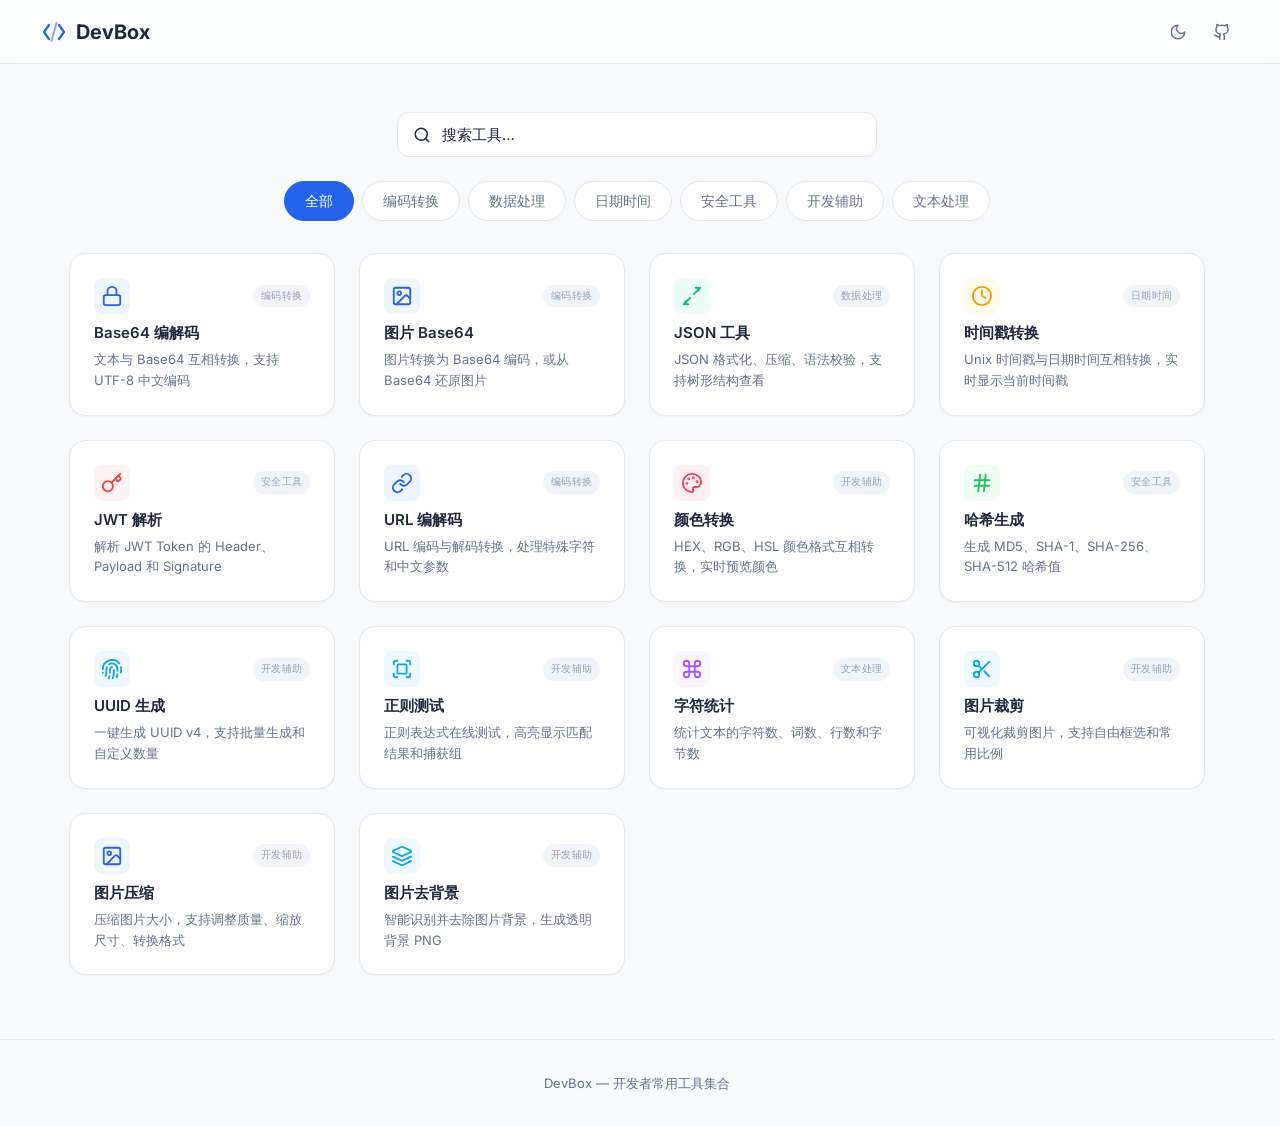
<file: index.html>
<!DOCTYPE html>
<html lang="zh-CN">
<head>
  <meta charset="UTF-8">
  <meta name="viewport" content="width=device-width, initial-scale=1.0">
  <title>DevBox - 开发者工具箱</title>
  <meta name="description" content="开发者日常高频工具集合，即开即用。Base64、JSON、时间戳、JWT、哈希等常用工具一站搞定。">
  <link rel="preconnect" href="https://fonts.googleapis.com">
  <link rel="preconnect" href="https://fonts.gstatic.com" crossorigin>
  <link href="https://fonts.googleapis.com/css2?family=Inter:wght@400;500;600;700&family=JetBrains+Mono:wght@400;500&display=swap" rel="stylesheet">
  <link rel="stylesheet" href="css/style.css">
  <link rel="icon" href="favicon.svg" type="image/svg+xml">
</head>
<body>
  <a href="#main-content" class="skip-link">跳转到主要内容</a>

  <div class="container" id="main-content">
    <div class="search-bar">
      <span class="search-bar-icon svg-icon" id="searchIcon"></span>
      <input type="text" class="search-bar-input" id="searchInput" placeholder="搜索工具…" autocomplete="off" aria-label="搜索工具">
    </div>
    <div class="categories" id="categories" role="tablist" aria-label="工具分类"></div>
  </div>

  <div class="container">
    <div class="tools-grid" id="toolsGrid" role="list"></div>
    <div class="no-results" id="noResults" role="status">
      <div class="no-results-icon svg-icon" id="noResultsIcon" style="justify-content:center;margin-bottom:var(--space-md);"></div>
      <div class="no-results-text">没有找到匹配的工具</div>
    </div>
  </div>

  <script src="js/icons.js"></script>
  <script src="js/common.js"></script>
  <script>
    // Inject icons
    document.getElementById('searchIcon').innerHTML = getIcon('search');
    document.getElementById('noResultsIcon').innerHTML = getIcon('search');

    // Render navbar and footer
    renderNavbar();
    renderFooter();

    let activeCategory = '全部';
    let searchQuery = '';

    const searchInput = document.getElementById('searchInput');
    searchInput.addEventListener('input', () => {
      searchQuery = searchInput.value.trim().toLowerCase();
      renderTools();
    });

    function renderCategories() {
      const el = document.getElementById('categories');
      el.innerHTML = CATEGORIES.map(cat =>
        `<button class="category-tag${cat === activeCategory ? ' active' : ''}" data-cat="${cat}" role="tab" aria-selected="${cat === activeCategory}">${cat}</button>`
      ).join('');
      el.querySelectorAll('.category-tag').forEach(btn => {
        btn.addEventListener('click', () => {
          activeCategory = btn.dataset.cat;
          renderCategories();
          renderTools();
        });
      });
    }

    function renderTools() {
      const grid = document.getElementById('toolsGrid');
      const noResults = document.getElementById('noResults');
      const filtered = TOOLS.filter(t =>
        (activeCategory === '全部' || t.category === activeCategory) &&
        (!searchQuery || t.name.toLowerCase().includes(searchQuery) || t.desc.toLowerCase().includes(searchQuery))
      );
      if (filtered.length === 0) {
        grid.style.display = 'none';
        noResults.classList.add('visible');
        return;
      }
      grid.style.display = '';
      noResults.classList.remove('visible');
      grid.innerHTML = filtered.map(t => `
        <a href="/${t.path}" class="tool-card" role="listitem">
          <div class="tool-card-header">
            <div class="tool-card-icon ${t.iconClass} svg-icon">${getIcon(t.iconKey)}</div>
            <span class="tool-card-tag">${t.category}</span>
          </div>
          <div class="tool-card-body">
            <div class="tool-card-title">${t.name}</div>
            <div class="tool-card-desc">${t.desc}</div>
          </div>
        </a>
      `).join('');
      // Set animation delays via CSS custom property
      grid.querySelectorAll('.tool-card').forEach((card, i) => {
        card.style.setProperty('--i', i);
      });
    }

    renderCategories();
    renderTools();
  </script>
</body>
</html>
</file>
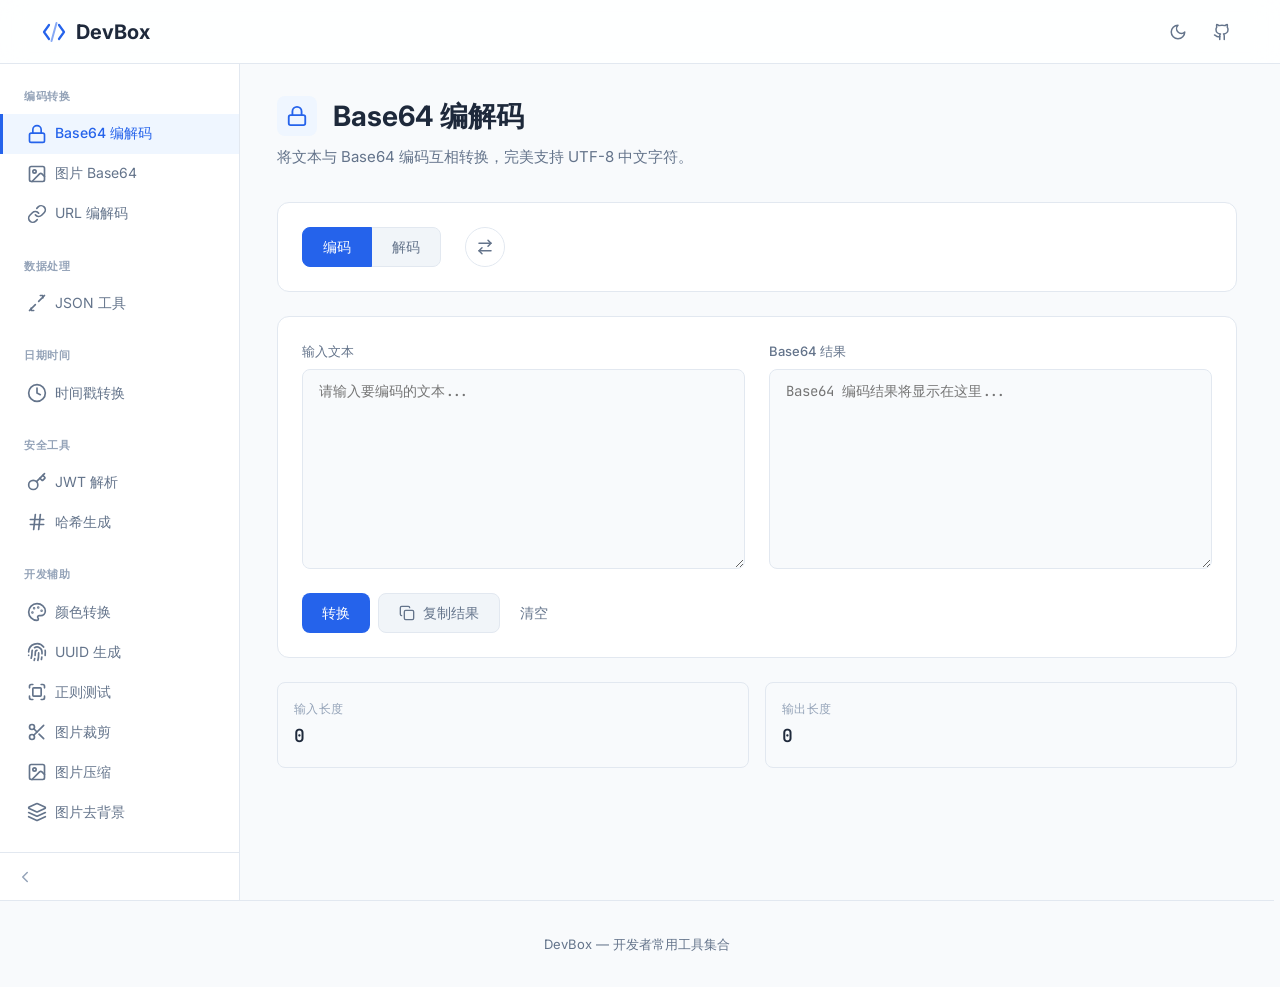
<file: tools/base64.html>
<!DOCTYPE html>
<html lang="zh-CN">
<head>
  <meta charset="UTF-8">
  <meta name="viewport" content="width=device-width, initial-scale=1.0">
  <link rel="preconnect" href="https://fonts.googleapis.com">
  <link rel="preconnect" href="https://fonts.gstatic.com" crossorigin>
  <link href="https://fonts.googleapis.com/css2?family=Inter:wght@400;500;600;700&family=JetBrains+Mono:wght@400;500&display=swap" rel="stylesheet">
  <link rel="stylesheet" href="../css/style.css">
  <link rel="icon" href="../favicon.svg" type="image/svg+xml">
</head>
<body>
  <a href="#main-content" class="skip-link">跳转到主要内容</a>
  <div class="tool-page">
    <main class="tool-content animate-in" id="main-content" role="main">
      <div class="tool-header">
        <h1><span class="tool-icon icon-encode svg-icon" aria-hidden="true" data-icon="lock"></span> Base64 编解码</h1>
        <p>将文本与 Base64 编码互相转换，完美支持 UTF-8 中文字符。</p>
      </div>

      <div class="tool-panel mb-lg">
        <div class="panel-body flex-row">
          <div class="btn-group" role="group" aria-label="编码模式">
            <button class="btn btn-secondary active" id="modeEncode" aria-pressed="true">编码</button>
            <button class="btn btn-secondary" id="modeDecode" aria-pressed="false">解码</button>
          </div>
          <button class="swap-btn" id="swapBtn" title="交换输入输出" aria-label="交换输入输出">
            <span class="svg-icon" data-icon="swap"></span>
          </button>
        </div>
      </div>

      <div class="tool-panel">
        <div class="tool-io" style="padding: var(--space-lg);">
          <div class="io-box">
            <label class="io-label" for="inputText" id="inputLabel">输入文本</label>
            <textarea class="textarea-field" id="inputText" placeholder="请输入要编码的文本..." aria-describedby="inputLabel"></textarea>
          </div>
          <div class="io-box">
            <label class="io-label" for="outputText" id="outputLabel">Base64 结果</label>
            <textarea class="textarea-field" id="outputText" placeholder="Base64 编码结果将显示在这里..." readonly aria-describedby="outputLabel"></textarea>
          </div>
        </div>
        <div class="panel-actions-row" style="padding: 0 var(--space-lg) var(--space-lg);">
          <button class="btn btn-primary" onclick="convert()">转换</button>
          <button class="btn btn-secondary" onclick="copyOutputText('outputText')">
            <span class="svg-icon" data-icon="copy"></span> 复制结果
          </button>
          <button class="btn btn-ghost" onclick="clearTextareas('inputText', 'outputText'); updateLen();">清空</button>
        </div>
      </div>

      <div class="info-grid">
        <div class="info-card">
          <div class="info-card-label">输入长度</div>
          <div class="info-card-value" id="inputLen">0</div>
        </div>
        <div class="info-card">
          <div class="info-card-label">输出长度</div>
          <div class="info-card-value" id="outputLen">0</div>
        </div>
      </div>
    </main>
  </div>

  <script src="../js/icons.js"></script>
  <script src="../js/common.js"></script>
  <script>
    initToolPage('base64');

    let mode = 'encode';

    const setMode = setupModeToggle('modeEncode', 'modeDecode', ['encode', 'decode'], (m) => {
      mode = m;
      document.getElementById('inputLabel').textContent = m === 'encode' ? '输入文本' : '输入 Base64';
      document.getElementById('outputLabel').textContent = m === 'encode' ? 'Base64 结果' : '解码结果';
      document.getElementById('inputText').placeholder = m === 'encode' ? '请输入要编码的文本...' : '请输入 Base64 编码...';
      convert();
    });

    document.getElementById('swapBtn').addEventListener('click', () => {
      swapTextareas('inputText', 'outputText', () => setMode(mode === 'encode' ? 'decode' : 'encode'));
    });

    function convert() {
      const input = document.getElementById('inputText').value;
      const output = document.getElementById('outputText');
      if (!input) { output.value = ''; updateLen(); return; }
      try {
        if (mode === 'encode') {
          const bytes = new TextEncoder().encode(input);
          output.value = btoa(Array.from(bytes, b => String.fromCharCode(b)).join(''));
        } else {
          const binary = atob(input.trim());
          const bytes = new Uint8Array([...binary].map(c => c.charCodeAt(0)));
          output.value = new TextDecoder().decode(bytes);
        }
      } catch (e) {
        output.value = '';
        showToast('转换失败：无效的输入', 'error');
      }
      updateLen();
    }

    function updateLen() {
      document.getElementById('inputLen').textContent = document.getElementById('inputText').value.length;
      document.getElementById('outputLen').textContent = document.getElementById('outputText').value.length;
    }

    document.getElementById('inputText').addEventListener('input', debounce(convert, 200));
    convert();
  </script>
</body>
</html>
</file>
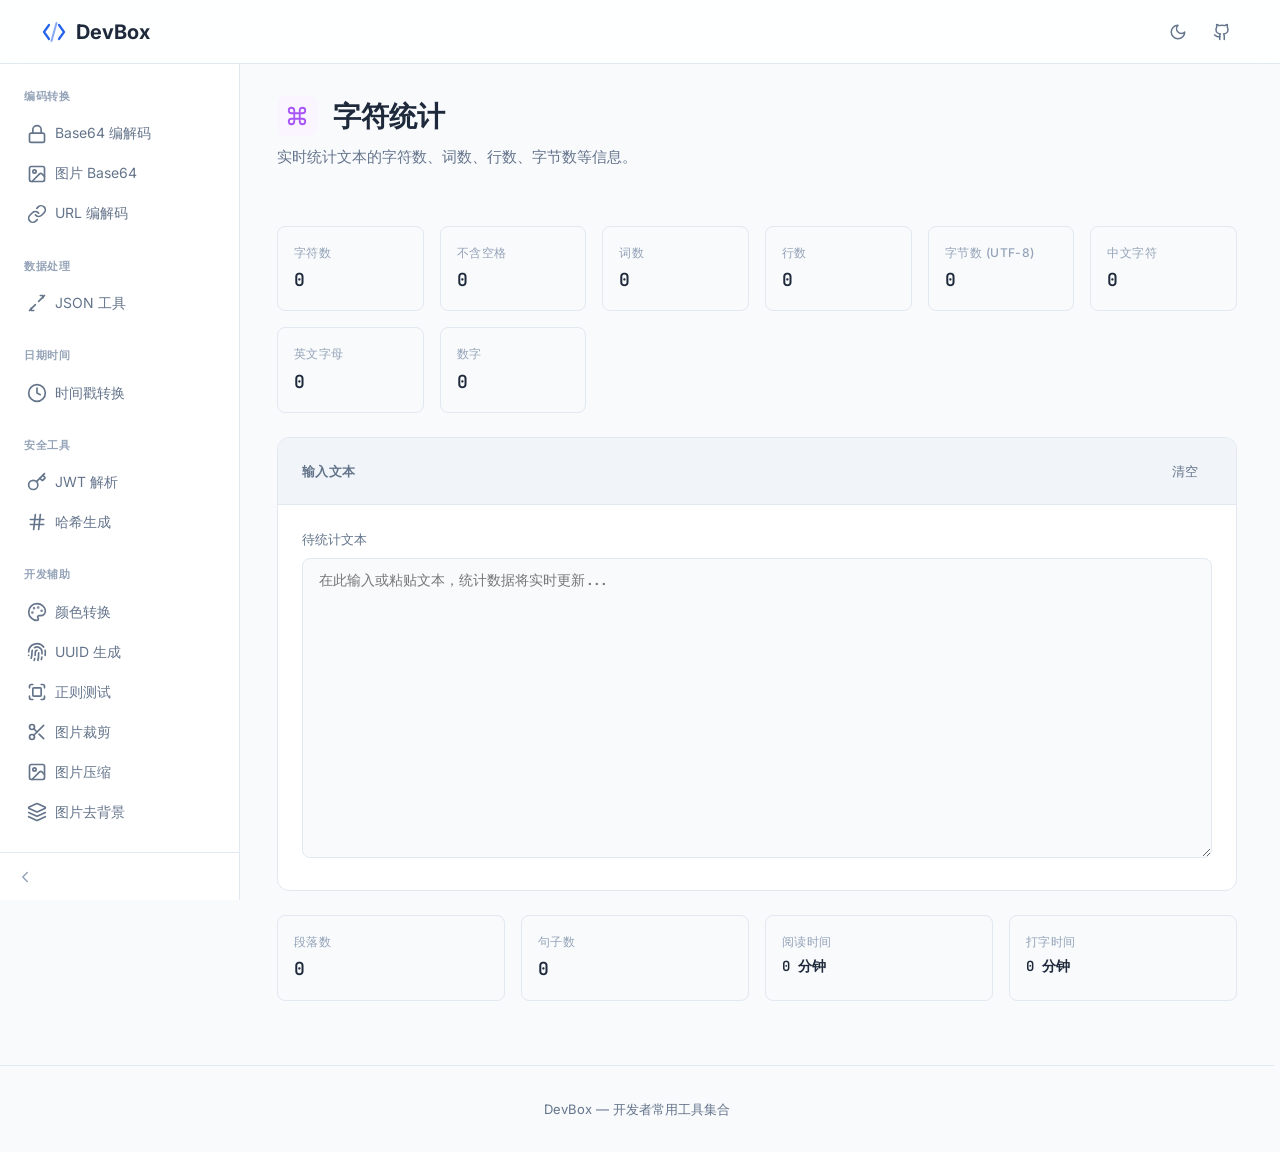
<file: tools/char-count.html>
<!DOCTYPE html>
<html lang="zh-CN">
<head>
  <meta charset="UTF-8">
  <meta name="viewport" content="width=device-width, initial-scale=1.0">
  <link rel="preconnect" href="https://fonts.googleapis.com">
  <link rel="preconnect" href="https://fonts.gstatic.com" crossorigin>
  <link href="https://fonts.googleapis.com/css2?family=Inter:wght@400;500;600;700&family=JetBrains+Mono:wght@400;500&display=swap" rel="stylesheet">
  <link rel="stylesheet" href="../css/style.css">
  <link rel="icon" href="../favicon.svg" type="image/svg+xml">
</head>
<body>
  <a href="#main-content" class="skip-link">跳转到主要内容</a>
  <div class="tool-page">
    <main class="tool-content animate-in" id="main-content" role="main">
      <div class="tool-header">
        <h1><span class="tool-icon icon-text svg-icon" aria-hidden="true" data-icon="text"></span> 字符统计</h1>
        <p>实时统计文本的字符数、词数、行数、字节数等信息。</p>
      </div>

      <div class="info-grid grid-compact mb-lg">
        <div class="info-card">
          <div class="info-card-label">字符数</div>
          <div class="info-card-value" id="statChars">0</div>
        </div>
        <div class="info-card">
          <div class="info-card-label">不含空格</div>
          <div class="info-card-value" id="statNoSpace">0</div>
        </div>
        <div class="info-card">
          <div class="info-card-label">词数</div>
          <div class="info-card-value" id="statWords">0</div>
        </div>
        <div class="info-card">
          <div class="info-card-label">行数</div>
          <div class="info-card-value" id="statLines">0</div>
        </div>
        <div class="info-card">
          <div class="info-card-label">字节数 (UTF-8)</div>
          <div class="info-card-value" id="statBytes">0</div>
        </div>
        <div class="info-card">
          <div class="info-card-label">中文字符</div>
          <div class="info-card-value" id="statChinese">0</div>
        </div>
        <div class="info-card">
          <div class="info-card-label">英文字母</div>
          <div class="info-card-value" id="statLetters">0</div>
        </div>
        <div class="info-card">
          <div class="info-card-label">数字</div>
          <div class="info-card-value" id="statDigits">0</div>
        </div>
      </div>

      <div class="tool-panel">
        <div class="panel-header">
          <span class="panel-title">输入文本</span>
          <button class="btn btn-ghost btn-sm" onclick="clearTextareas('textInput'); countStats();">清空</button>
        </div>
        <div class="panel-body">
          <label class="io-label" for="textInput">待统计文本</label>
          <textarea class="textarea-field min-h-lg" id="textInput" placeholder="在此输入或粘贴文本，统计数据将实时更新..."></textarea>
        </div>
      </div>

      <div class="info-grid mt-lg">
        <div class="info-card">
          <div class="info-card-label">段落数</div>
          <div class="info-card-value" id="statParagraphs">0</div>
        </div>
        <div class="info-card">
          <div class="info-card-label">句子数</div>
          <div class="info-card-value" id="statSentences">0</div>
        </div>
        <div class="info-card">
          <div class="info-card-label">阅读时间</div>
          <div class="info-card-value text-sm" id="statReadTime">0 分钟</div>
        </div>
        <div class="info-card">
          <div class="info-card-label">打字时间</div>
          <div class="info-card-value text-sm" id="statTypeTime">0 分钟</div>
        </div>
      </div>
    </main>
  </div>

  <script src="../js/icons.js"></script>
  <script src="../js/common.js"></script>
  <script>
    initToolPage('char-count');

    function countStats() {
      const text = document.getElementById('textInput').value;
      const chars = text.length;
      const noSpace = text.replace(/\s/g, '').length;
      const words = text.trim() ? text.trim().split(/\s+/).length : 0;
      const lines = text ? text.split('\n').length : 0;
      const bytes = new TextEncoder().encode(text).length;
      const chinese = (text.match(/[一-鿿㐀-䶿]/g) || []).length;
      const letters = (text.match(/[a-zA-Z]/g) || []).length;
      const digits = (text.match(/\d/g) || []).length;
      const paragraphs = text.trim() ? text.trim().split(/\n\s*\n/).length : 0;
      const sentences = text.trim() ? text.split(/[.!。！？?]+/).filter(s => s.trim()).length : 0;
      const englishWords = text.replace(/[一-鿿㐀-䶿]/g, ' ').trim()
        ? text.replace(/[一-鿿㐀-䶿]/g, ' ').trim().split(/\s+/).filter(Boolean).length : 0;
      const readMinutes = Math.ceil((chinese / 400) + (englishWords / 200)) || 0;
      const typeMinutes = Math.ceil(chars / 40) || 0;

      document.getElementById('statChars').textContent = chars.toLocaleString();
      document.getElementById('statNoSpace').textContent = noSpace.toLocaleString();
      document.getElementById('statWords').textContent = words.toLocaleString();
      document.getElementById('statLines').textContent = lines.toLocaleString();
      document.getElementById('statBytes').textContent = bytes.toLocaleString();
      document.getElementById('statChinese').textContent = chinese.toLocaleString();
      document.getElementById('statLetters').textContent = letters.toLocaleString();
      document.getElementById('statDigits').textContent = digits.toLocaleString();
      document.getElementById('statParagraphs').textContent = paragraphs.toLocaleString();
      document.getElementById('statSentences').textContent = sentences.toLocaleString();
      document.getElementById('statReadTime').textContent = readMinutes > 0 ? `约 ${readMinutes} 分钟` : '0 分钟';
      document.getElementById('statTypeTime').textContent = typeMinutes > 0 ? `约 ${typeMinutes} 分钟` : '0 分钟';
    }

    document.getElementById('textInput').addEventListener('input', debounce(countStats, 100));
    countStats();
  </script>
</body>
</html>
</file>
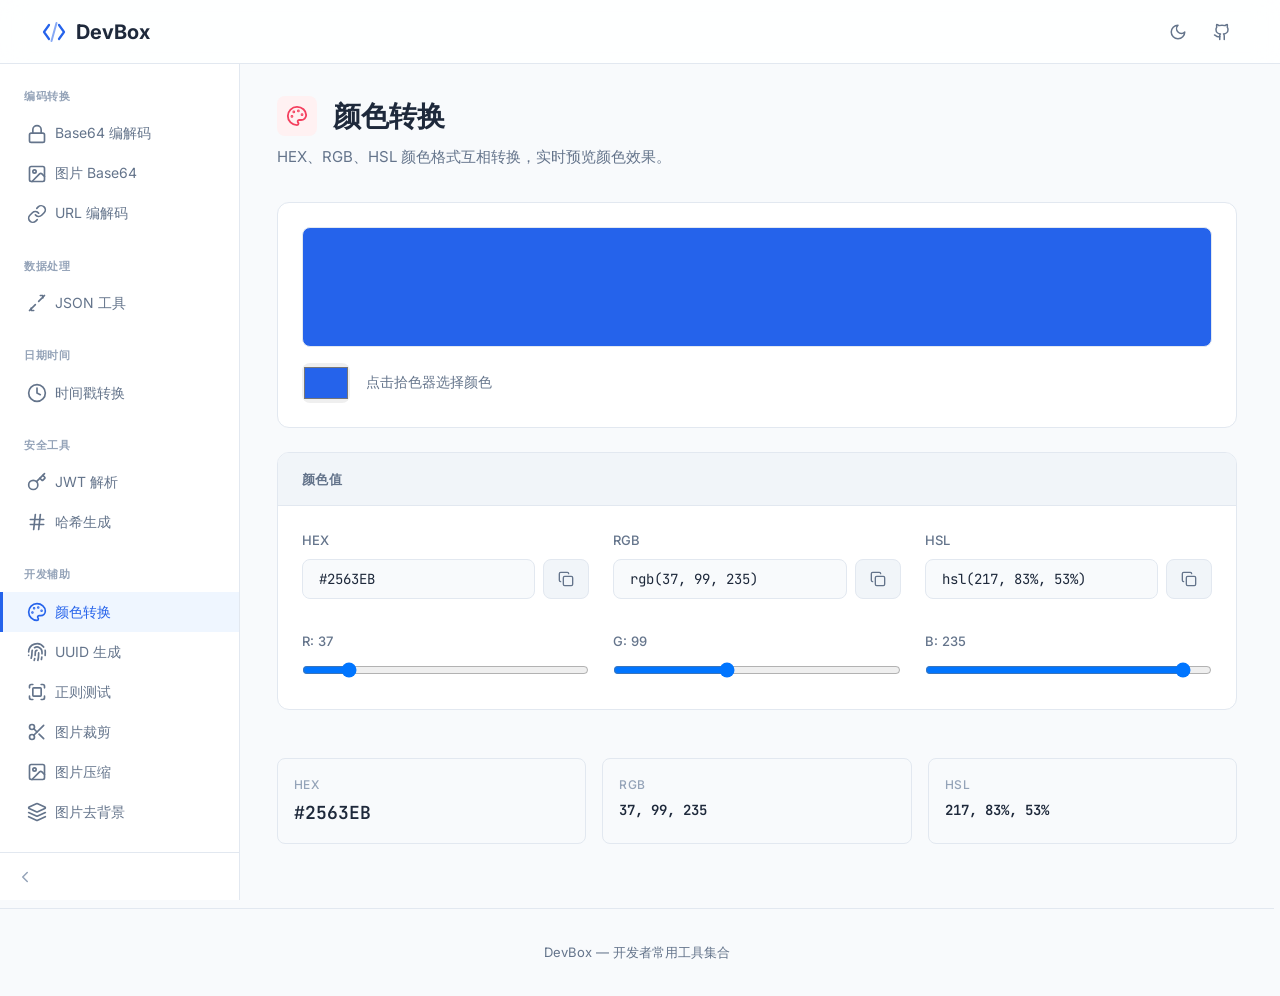
<file: tools/color.html>
<!DOCTYPE html>
<html lang="zh-CN">
<head>
  <meta charset="UTF-8">
  <meta name="viewport" content="width=device-width, initial-scale=1.0">
  <link rel="preconnect" href="https://fonts.googleapis.com">
  <link rel="preconnect" href="https://fonts.gstatic.com" crossorigin>
  <link href="https://fonts.googleapis.com/css2?family=Inter:wght@400;500;600;700&family=JetBrains+Mono:wght@400;500&display=swap" rel="stylesheet">
  <link rel="stylesheet" href="../css/style.css">
  <link rel="icon" href="../favicon.svg" type="image/svg+xml">
</head>
<body>
  <a href="#main-content" class="skip-link">跳转到主要内容</a>
  <div class="tool-page">
    <main class="tool-content animate-in" id="main-content" role="main">
      <div class="tool-header">
        <h1><span class="tool-icon icon-color svg-icon" aria-hidden="true" data-icon="palette"></span> 颜色转换</h1>
        <p>HEX、RGB、HSL 颜色格式互相转换，实时预览颜色效果。</p>
      </div>

      <div class="tool-panel mb-lg">
        <div class="panel-body">
          <div class="color-preview" id="colorPreview" style="background:#2563eb;" role="img" aria-label="颜色预览"></div>
          <div class="flex-row" style="gap:var(--space-md);">
            <input type="color" id="colorPicker" value="#2563eb" style="width:48px;height:40px;border:none;cursor:pointer;border-radius:var(--radius-md);" aria-label="颜色拾取器">
            <span class="text-sm" style="color:var(--color-text-secondary);">点击拾色器选择颜色</span>
          </div>
        </div>
      </div>

      <div class="tool-panel mb-lg">
        <div class="panel-header">
          <span class="panel-title">颜色值</span>
        </div>
        <div class="panel-body">
          <div class="grid-auto">
            <div>
              <label class="io-label" for="hexInput">HEX</label>
              <div class="gap-sm">
                <input type="text" class="input-field mono" id="hexInput" value="#2563EB" style="flex:1;">
                <button class="btn btn-secondary btn-sm" onclick="copyText(document.getElementById('hexInput').value)">
                  <span class="svg-icon" data-icon="copy"></span>
                </button>
              </div>
            </div>
            <div>
              <label class="io-label" for="rgbInput">RGB</label>
              <div class="gap-sm">
                <input type="text" class="input-field mono" id="rgbInput" value="rgb(37, 99, 235)" style="flex:1;">
                <button class="btn btn-secondary btn-sm" onclick="copyText(document.getElementById('rgbInput').value)">
                  <span class="svg-icon" data-icon="copy"></span>
                </button>
              </div>
            </div>
            <div>
              <label class="io-label" for="hslInput">HSL</label>
              <div class="gap-sm">
                <input type="text" class="input-field mono" id="hslInput" value="hsl(217, 83%, 53%)" style="flex:1;">
                <button class="btn btn-secondary btn-sm" onclick="copyText(document.getElementById('hslInput').value)">
                  <span class="svg-icon" data-icon="copy"></span>
                </button>
              </div>
            </div>
          </div>

          <div class="mt-xl">
            <div class="grid-auto-sm">
              <div>
                <div class="io-label">R: <span id="rVal">37</span></div>
                <input type="range" id="rSlider" min="0" max="255" value="37" style="width:100%;" oninput="onSliderChange()" aria-label="红色通道">
              </div>
              <div>
                <div class="io-label">G: <span id="gVal">99</span></div>
                <input type="range" id="gSlider" min="0" max="255" value="99" style="width:100%;" oninput="onSliderChange()" aria-label="绿色通道">
              </div>
              <div>
                <div class="io-label">B: <span id="bVal">235</span></div>
                <input type="range" id="bSlider" min="0" max="255" value="235" style="width:100%;" oninput="onSliderChange()" aria-label="蓝色通道">
              </div>
            </div>
          </div>
        </div>
      </div>

      <div class="info-grid">
        <div class="info-card">
          <div class="info-card-label">HEX</div>
          <div class="info-card-value" id="infoHex">#2563EB</div>
        </div>
        <div class="info-card">
          <div class="info-card-label">RGB</div>
          <div class="info-card-value text-sm" id="infoRgb">37, 99, 235</div>
        </div>
        <div class="info-card">
          <div class="info-card-label">HSL</div>
          <div class="info-card-value text-sm" id="infoHsl">217, 83%, 53%</div>
        </div>
      </div>
    </main>
  </div>

  <script src="../js/icons.js"></script>
  <script src="../js/common.js"></script>
  <script>
    initToolPage('color');

    function hexToRgb(hex) {
      hex = hex.replace('#', '');
      if (hex.length === 3) hex = hex[0]+hex[0]+hex[1]+hex[1]+hex[2]+hex[2];
      const n = parseInt(hex, 16);
      return { r: (n >> 16) & 255, g: (n >> 8) & 255, b: n & 255 };
    }

    function rgbToHex(r, g, b) {
      return '#' + [r, g, b].map(x => x.toString(16).padStart(2, '0')).join('').toUpperCase();
    }

    function rgbToHsl(r, g, b) {
      r /= 255; g /= 255; b /= 255;
      const max = Math.max(r, g, b), min = Math.min(r, g, b);
      let h, s, l = (max + min) / 2;
      if (max === min) { h = s = 0; }
      else {
        const d = max - min;
        s = l > 0.5 ? d / (2 - max - min) : d / (max + min);
        switch (max) {
          case r: h = ((g - b) / d + (g < b ? 6 : 0)) / 6; break;
          case g: h = ((b - r) / d + 2) / 6; break;
          case b: h = ((r - g) / d + 4) / 6; break;
        }
      }
      return { h: Math.round(h * 360), s: Math.round(s * 100), l: Math.round(l * 100) };
    }

    function hslToRgb(h, s, l) {
      h /= 360; s /= 100; l /= 100;
      let r, g, b;
      if (s === 0) { r = g = b = l; }
      else {
        const hue2rgb = (p, q, t) => {
          if (t < 0) t += 1; if (t > 1) t -= 1;
          if (t < 1/6) return p + (q - p) * 6 * t;
          if (t < 1/2) return q;
          if (t < 2/3) return p + (q - p) * (2/3 - t) * 6;
          return p;
        };
        const q = l < 0.5 ? l * (1 + s) : l + s - l * s;
        const p = 2 * l - q;
        r = hue2rgb(p, q, h + 1/3);
        g = hue2rgb(p, q, h);
        b = hue2rgb(p, q, h - 1/3);
      }
      return { r: Math.round(r * 255), g: Math.round(g * 255), b: Math.round(b * 255) };
    }

    function updateAll(r, g, b, source) {
      const hex = rgbToHex(r, g, b);
      const hsl = rgbToHsl(r, g, b);
      document.getElementById('colorPreview').style.background = hex;
      document.getElementById('colorPicker').value = hex.toLowerCase();
      if (source !== 'hex') document.getElementById('hexInput').value = hex;
      if (source !== 'rgb') document.getElementById('rgbInput').value = `rgb(${r}, ${g}, ${b})`;
      if (source !== 'hsl') document.getElementById('hslInput').value = `hsl(${hsl.h}, ${hsl.s}%, ${hsl.l}%)`;
      document.getElementById('rSlider').value = r;
      document.getElementById('gSlider').value = g;
      document.getElementById('bSlider').value = b;
      document.getElementById('rVal').textContent = r;
      document.getElementById('gVal').textContent = g;
      document.getElementById('bVal').textContent = b;
      document.getElementById('infoHex').textContent = hex;
      document.getElementById('infoRgb').textContent = `${r}, ${g}, ${b}`;
      document.getElementById('infoHsl').textContent = `${hsl.h}, ${hsl.s}%, ${hsl.l}%`;
    }

    document.getElementById('hexInput').addEventListener('input', debounce(function() {
      const v = this.value.trim();
      if (/^#?[0-9a-fA-F]{3,6}$/.test(v)) {
        const rgb = hexToRgb(v.startsWith('#') ? v : '#' + v);
        updateAll(rgb.r, rgb.g, rgb.b, 'hex');
      }
    }, 200));

    document.getElementById('rgbInput').addEventListener('input', debounce(function() {
      const m = this.value.match(/(\d+)\s*,\s*(\d+)\s*,\s*(\d+)/);
      if (m) updateAll(+m[1], +m[2], +m[3], 'rgb');
    }, 200));

    document.getElementById('hslInput').addEventListener('input', debounce(function() {
      const m = this.value.match(/(\d+)\s*,\s*(\d+)%?\s*,\s*(\d+)%?/);
      if (m) {
        const rgb = hslToRgb(+m[1], +m[2], +m[3]);
        updateAll(rgb.r, rgb.g, rgb.b, 'hsl');
      }
    }, 200));

    document.getElementById('colorPicker').addEventListener('input', function() {
      const rgb = hexToRgb(this.value);
      updateAll(rgb.r, rgb.g, rgb.b, 'picker');
    });

    function onSliderChange() {
      const r = +document.getElementById('rSlider').value;
      const g = +document.getElementById('gSlider').value;
      const b = +document.getElementById('bSlider').value;
      updateAll(r, g, b, 'slider');
    }
  </script>
</body>
</html>
</file>
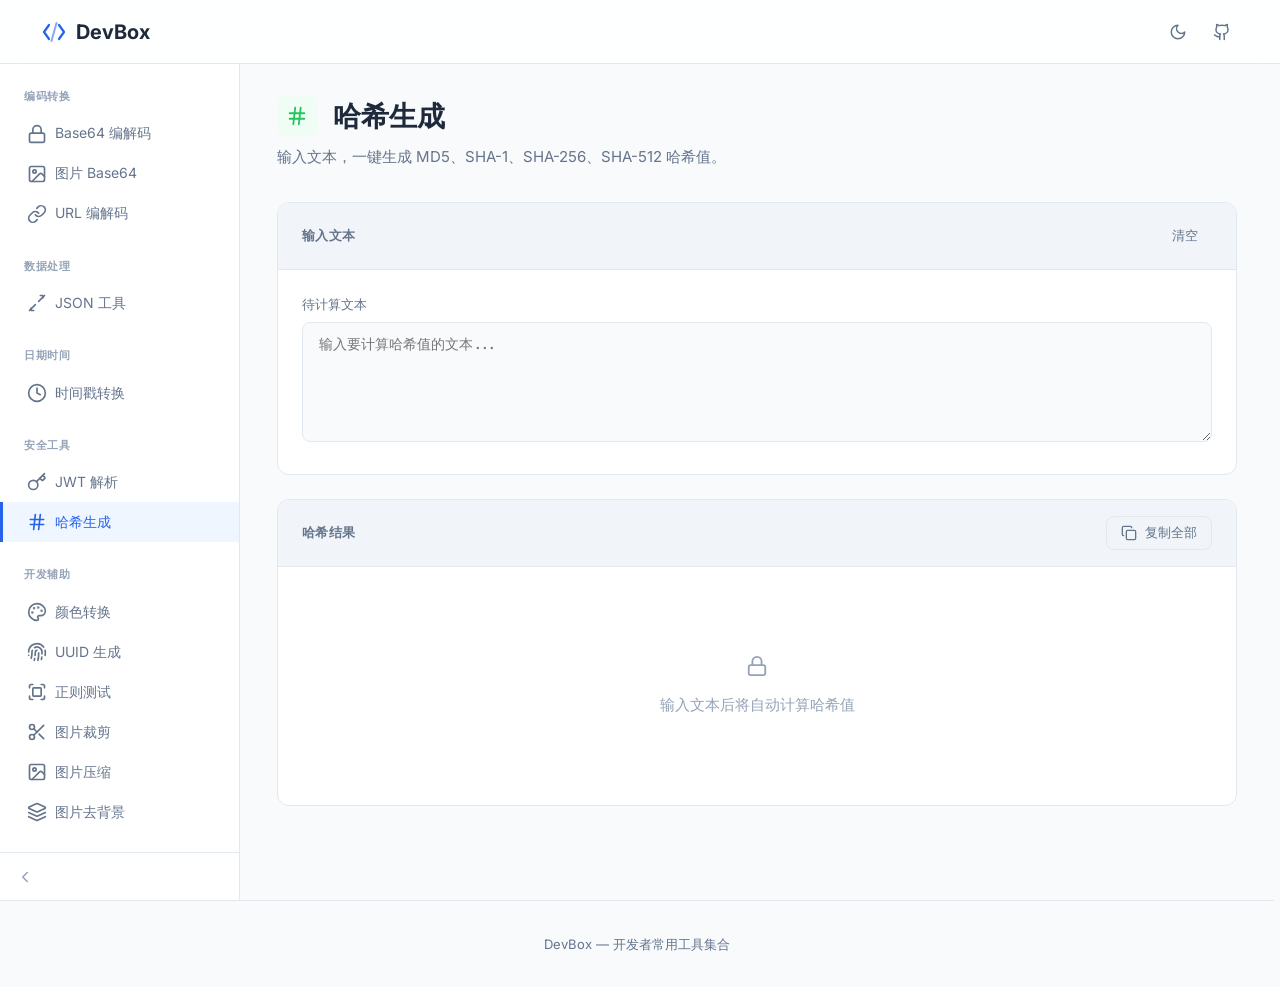
<file: tools/hash.html>
<!DOCTYPE html>
<html lang="zh-CN">
<head>
  <meta charset="UTF-8">
  <meta name="viewport" content="width=device-width, initial-scale=1.0">
  <link rel="preconnect" href="https://fonts.googleapis.com">
  <link rel="preconnect" href="https://fonts.gstatic.com" crossorigin>
  <link href="https://fonts.googleapis.com/css2?family=Inter:wght@400;500;600;700&family=JetBrains+Mono:wght@400;500&display=swap" rel="stylesheet">
  <link rel="stylesheet" href="../css/style.css">
  <link rel="icon" href="../favicon.svg" type="image/svg+xml">
</head>
<body>
  <a href="#main-content" class="skip-link">跳转到主要内容</a>
  <div class="tool-page">
    <main class="tool-content animate-in" id="main-content" role="main">
      <div class="tool-header">
        <h1><span class="tool-icon icon-hash svg-icon" aria-hidden="true" data-icon="hash"></span> 哈希生成</h1>
        <p>输入文本，一键生成 MD5、SHA-1、SHA-256、SHA-512 哈希值。</p>
      </div>

      <div class="tool-panel mb-lg">
        <div class="panel-header">
          <span class="panel-title">输入文本</span>
          <button class="btn btn-ghost btn-sm" onclick="clearAll()">清空</button>
        </div>
        <div class="panel-body">
          <label class="io-label" for="hashInput">待计算文本</label>
          <textarea class="textarea-field min-h-sm" id="hashInput" placeholder="输入要计算哈希值的文本..."></textarea>
        </div>
      </div>

      <div class="tool-panel">
        <div class="panel-header">
          <span class="panel-title">哈希结果</span>
          <button class="btn btn-secondary btn-sm" onclick="copyAll()">
            <span class="svg-icon" data-icon="copy"></span> 复制全部
          </button>
        </div>
        <div class="panel-body">
          <div id="hashResults">
            <div class="empty-state">
              <div class="empty-state-icon svg-icon" data-icon="lock" style="justify-content:center;"></div>
              <div class="empty-state-text">输入文本后将自动计算哈希值</div>
            </div>
          </div>
        </div>
      </div>
    </main>
  </div>

  <script src="../js/icons.js"></script>
  <script src="../js/md5.js"></script>
  <script src="../js/common.js"></script>
  <script>
    initToolPage('hash');

    const algorithms = ['SHA-1', 'SHA-256', 'SHA-384', 'SHA-512'];
    let lastResults = [];

    async function computeHashes(text) {
      const encoder = new TextEncoder();
      const data = encoder.encode(text);
      const results = [];
      for (const algo of algorithms) {
        const hashBuffer = await crypto.subtle.digest(algo, data);
        const hashHex = Array.from(new Uint8Array(hashBuffer)).map(b => b.toString(16).padStart(2, '0')).join('');
        results.push({ algo, hash: hashHex });
      }
      const bytes = new TextEncoder().encode(text);
      const binary = Array.from(bytes, b => String.fromCharCode(b)).join('');
      results.unshift({ algo: 'MD5', hash: md5(binary) });
      return results;
    }

    async function generateHashes() {
      const text = document.getElementById('hashInput').value;
      const container = document.getElementById('hashResults');
      if (!text) {
        container.innerHTML = `<div class="empty-state"><div class="empty-state-icon svg-icon" style="justify-content:center;" data-icon="lock"></div><div class="empty-state-text">输入文本后将自动计算哈希值</div></div>`;
        container.querySelectorAll('[data-icon]').forEach(el => { el.innerHTML = getIcon(el.dataset.icon); });
        lastResults = [];
        return;
      }
      const results = await computeHashes(text);
      lastResults = results;
      container.innerHTML = results.map((r, i) => `
        <div style="margin-bottom:var(--space-md);padding:var(--space-md);background:var(--color-bg);border:1px solid var(--color-border);border-radius:var(--radius-md);display:flex;align-items:center;gap:var(--space-md);flex-wrap:wrap;">
          <div style="min-width:70px;font-weight:600;font-size:0.8125rem;color:var(--color-text-secondary);">${r.algo}</div>
          <div style="flex:1;font-family:var(--font-mono);font-size:0.8125rem;word-break:break-all;color:var(--color-text);">${escapeHtml(r.hash)}</div>
          <button class="btn btn-ghost btn-sm" data-copy-hash="${i}">
            <span class="svg-icon">${getIcon('copy')}</span> 复制
          </button>
        </div>
      `).join('');
    }

    // Event delegation for copy buttons
    document.getElementById('hashResults').addEventListener('click', (e) => {
      const btn = e.target.closest('[data-copy-hash]');
      if (btn && lastResults[+btn.dataset.copyHash]) {
        copyText(lastResults[+btn.dataset.copyHash].hash);
      }
    });

    function copyAll() {
      const text = document.getElementById('hashInput').value;
      if (!text) return;
      computeHashes(text).then(results => {
        copyText(results.map(r => `${r.algo}: ${r.hash}`).join('\n'));
      });
    }

    function clearAll() {
      document.getElementById('hashInput').value = '';
      generateHashes();
    }

    document.getElementById('hashInput').addEventListener('input', debounce(generateHashes, 300));
  </script>
</body>
</html>
</file>
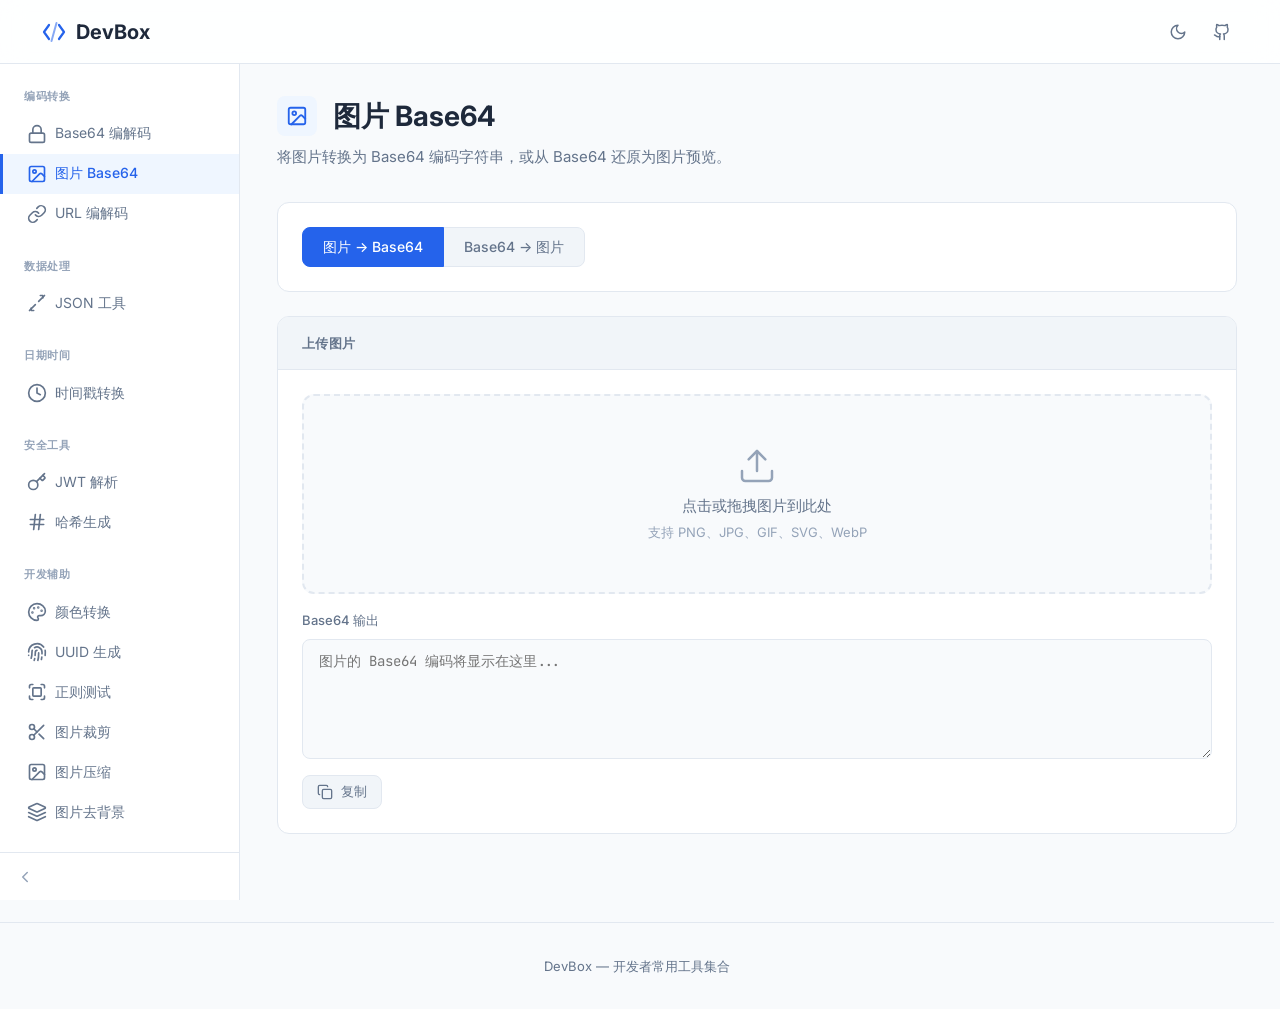
<file: tools/image-base64.html>
<!DOCTYPE html>
<html lang="zh-CN">
<head>
  <meta charset="UTF-8">
  <meta name="viewport" content="width=device-width, initial-scale=1.0">
  <link rel="preconnect" href="https://fonts.googleapis.com">
  <link rel="preconnect" href="https://fonts.gstatic.com" crossorigin>
  <link href="https://fonts.googleapis.com/css2?family=Inter:wght@400;500;600;700&family=JetBrains+Mono:wght@400;500&display=swap" rel="stylesheet">
  <link rel="stylesheet" href="../css/style.css">
  <link rel="icon" href="../favicon.svg" type="image/svg+xml">
</head>
<body>
  <a href="#main-content" class="skip-link">跳转到主要内容</a>
  <div class="tool-page">
    <main class="tool-content animate-in" id="main-content" role="main">
      <div class="tool-header">
        <h1><span class="tool-icon icon-encode svg-icon" aria-hidden="true" data-icon="image"></span> 图片 Base64</h1>
        <p>将图片转换为 Base64 编码字符串，或从 Base64 还原为图片预览。</p>
      </div>

      <div class="tool-panel mb-lg">
        <div class="panel-body">
          <div class="btn-group" role="group" aria-label="转换模式">
            <button class="btn btn-secondary active" id="modeImg2B64" aria-pressed="true">图片 → Base64</button>
            <button class="btn btn-secondary" id="modeB642Img" aria-pressed="false">Base64 → 图片</button>
          </div>
        </div>
      </div>

      <div id="panelToBase64" class="tool-panel mb-lg">
        <div class="panel-header">
          <span class="panel-title">上传图片</span>
        </div>
        <div class="panel-body">
          <div class="image-droparea" id="uploadZone" role="button" tabindex="0" aria-label="点击或拖拽图片上传">
            <div class="image-droparea-empty" id="dropEmpty">
              <div class="image-droparea-icon svg-icon" data-icon="upload" style="justify-content:center;"></div>
              <div class="image-droparea-text">点击或拖拽图片到此处</div>
              <div class="image-droparea-hint">支持 PNG、JPG、GIF、SVG、WebP</div>
            </div>
            <img id="previewImg" class="image-droparea-preview" hidden alt="上传的图片预览">
          </div>
          <input type="file" id="fileInput" accept="image/*" hidden aria-hidden="true">
          <div class="mt-md">
            <label class="io-label" for="b64Output">Base64 输出</label>
            <textarea class="textarea-field min-h-sm" id="b64Output" placeholder="图片的 Base64 编码将显示在这里..." readonly></textarea>
            <div class="mt-sm gap-sm">
              <button class="btn btn-secondary btn-sm" onclick="copyText(document.getElementById('b64Output').value)">
                <span class="svg-icon" data-icon="copy"></span> 复制
              </button>
              <span id="imgInfo" class="text-muted" style="line-height:30px;"></span>
            </div>
          </div>
        </div>
      </div>

      <div id="panelToImage" class="tool-panel" hidden>
        <div class="panel-header">
          <span class="panel-title">输入 Base64</span>
        </div>
        <div class="panel-body">
          <label class="io-label" for="b64Input">Base64 编码</label>
          <textarea class="textarea-field min-h-sm" id="b64Input" placeholder="粘贴 Base64 编码字符串（可包含 data:image 前缀）..."></textarea>
          <div class="mt-md">
            <button class="btn btn-primary" onclick="decodeToImage()">生成图片</button>
          </div>
          <div id="decodedImgWrap" class="mt-md" hidden>
            <img id="decodedImg" class="image-preview" alt="Base64 解码的图片">
          </div>
        </div>
      </div>
    </main>
  </div>

  <script src="../js/icons.js"></script>
  <script src="../js/common.js"></script>
  <script>
    initToolPage('image-base64');

    setupModeToggle('modeImg2B64', 'modeB642Img', ['toBase64', 'toImage'], (m) => {
      document.getElementById('panelToBase64').hidden = m !== 'toBase64';
      document.getElementById('panelToImage').hidden = m !== 'toImage';
    });

    const uploadZone = document.getElementById('uploadZone');
    const fileInput = document.getElementById('fileInput');

    uploadZone.addEventListener('click', () => fileInput.click());
    uploadZone.addEventListener('keydown', (e) => { if (e.key === 'Enter' || e.key === ' ') { e.preventDefault(); fileInput.click(); } });
    uploadZone.addEventListener('dragover', (e) => { e.preventDefault(); uploadZone.classList.add('dragover'); });
    uploadZone.addEventListener('dragleave', () => uploadZone.classList.remove('dragover'));
    uploadZone.addEventListener('drop', (e) => {
      e.preventDefault();
      uploadZone.classList.remove('dragover');
      if (e.dataTransfer.files[0]) processFile(e.dataTransfer.files[0]);
    });
    fileInput.addEventListener('change', () => { if (fileInput.files[0]) processFile(fileInput.files[0]); });

    function processFile(file) {
      if (!file.type.startsWith('image/')) {
        showToast('请选择图片文件', 'error');
        return;
      }
      const reader = new FileReader();
      reader.onload = (e) => {
        const result = e.target.result;
        document.getElementById('b64Output').value = result;
        const img = document.getElementById('previewImg');
        img.src = result;
        img.hidden = false;
        document.getElementById('dropEmpty').hidden = true;
        document.getElementById('imgInfo').textContent = `${file.name} | ${file.type} | ${(file.size / 1024).toFixed(1)} KB`;
      };
      reader.readAsDataURL(file);
    }

    function decodeToImage() {
      const input = document.getElementById('b64Input').value.trim();
      if (!input) { showToast('请输入 Base64 编码', 'info'); return; }
      const src = input.startsWith('data:') ? input : 'data:image/png;base64,' + input;
      const img = document.getElementById('decodedImg');
      img.src = src;
      img.parentElement.hidden = false;
      img.onerror = () => showToast('解码失败：无效的 Base64 图片', 'error');
    }
  </script>
</body>
</html>
</file>
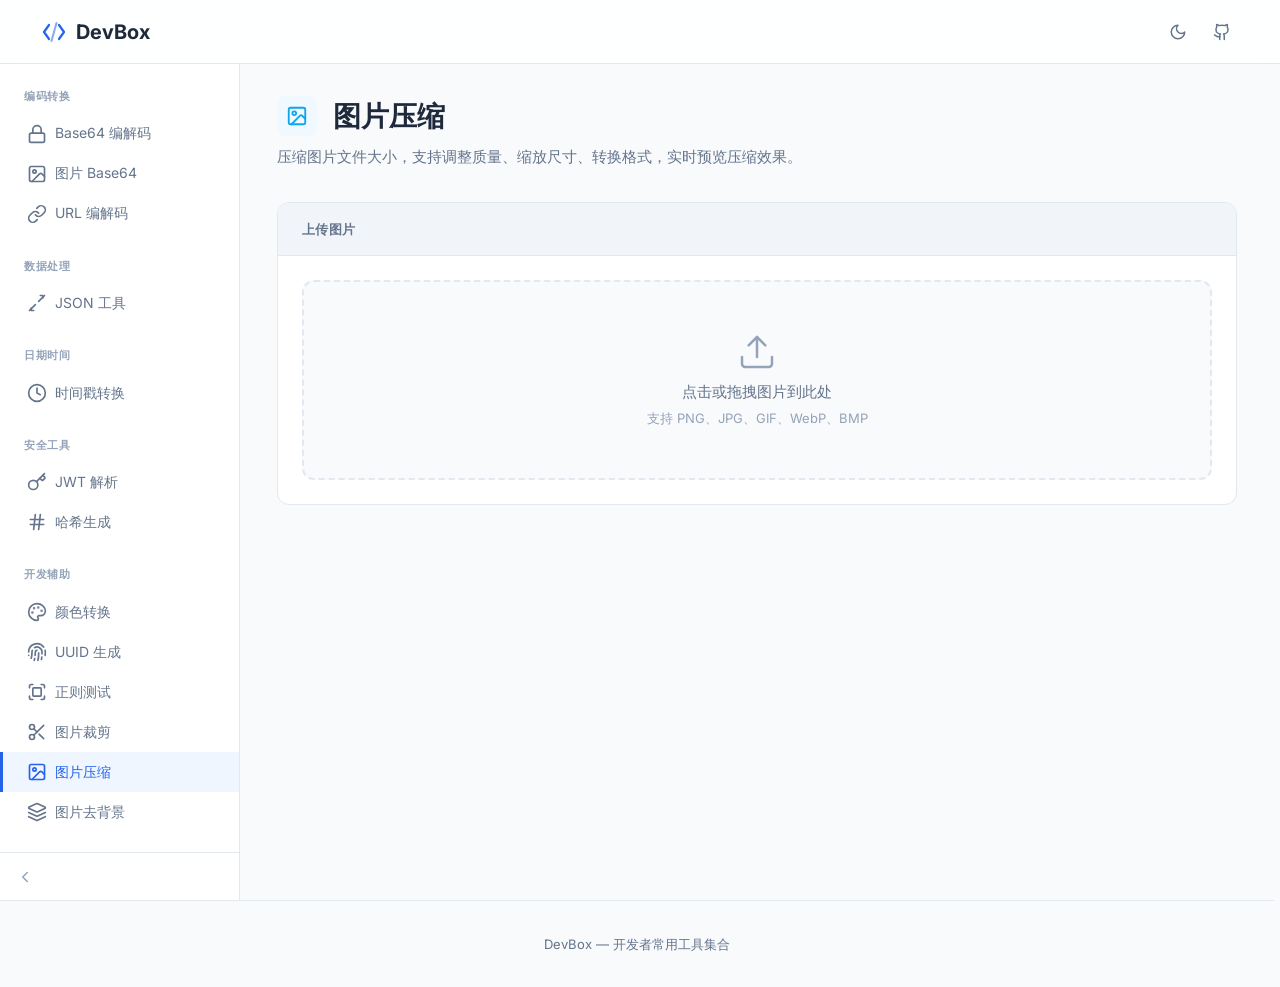
<file: tools/image-compress.html>
<!DOCTYPE html>
<html lang="zh-CN">
<head>
  <meta charset="UTF-8">
  <meta name="viewport" content="width=device-width, initial-scale=1.0">
  <link rel="preconnect" href="https://fonts.googleapis.com">
  <link rel="preconnect" href="https://fonts.gstatic.com" crossorigin>
  <link href="https://fonts.googleapis.com/css2?family=Inter:wght@400;500;600;700&family=JetBrains+Mono:wght@400;500&display=swap" rel="stylesheet">
  <link rel="stylesheet" href="../css/style.css">
  <link rel="icon" href="../favicon.svg" type="image/svg+xml">
  <style>
    /* --- Layout --- */
    .compress-layout {
      display: grid;
      grid-template-columns: 1fr 300px;
      gap: var(--space-lg);
      align-items: start;
    }
    @media (max-width: 860px) {
      .compress-layout {
        grid-template-columns: 1fr;
      }
    }

    /* --- Preview area --- */
    .preview-area {
      display: flex;
      justify-content: center;
      align-items: center;
      padding: var(--space-md);
      min-height: 120px;
    }
    .preview-area img {
      max-width: 100%;
      max-height: 400px;
      border-radius: var(--radius-md);
      border: 1px solid var(--color-border);
      object-fit: contain;
    }
    .img-info-bar {
      display: flex;
      align-items: center;
      justify-content: center;
      gap: var(--space-lg);
      padding: var(--space-sm) var(--space-md);
      font-size: 0.8125rem;
      color: var(--color-text-secondary);
      font-family: var(--font-mono);
    }

    /* --- Side panel --- */
    .compress-side-panel {
      position: sticky;
      top: calc(var(--nav-height) + var(--space-xl));
    }
    .compress-side-panel .tool-panel {
      border-radius: var(--radius-lg);
    }
    .compress-side-panel .panel-body {
      padding: var(--space-md);
    }

    /* --- Form elements --- */
    .form-row {
      display: flex;
      align-items: center;
      gap: 6px;
      margin-bottom: 12px;
    }
    .form-row:last-child { margin-bottom: 0; }
    .form-label {
      font-size: 0.75rem;
      font-weight: 500;
      color: var(--color-text-muted);
      white-space: nowrap;
      min-width: 36px;
    }
    .input-sm {
      width: 64px;
      padding: 5px 6px;
      border: 1px solid var(--color-border);
      border-radius: var(--radius-sm);
      background: var(--color-bg);
      color: var(--color-text);
      font-size: 0.75rem;
      font-family: var(--font-mono);
      text-align: center;
      outline: none;
      transition: border-color var(--transition-fast);
    }
    .input-sm:focus {
      border-color: var(--color-primary);
      box-shadow: 0 0 0 3px var(--color-primary-bg);
    }
    .range-row {
      display: flex;
      align-items: center;
      gap: var(--space-sm);
      flex: 1;
    }
    .range-row input[type="range"] {
      flex: 1;
      accent-color: var(--color-primary);
      height: 4px;
      cursor: pointer;
    }
    .range-row input[type="range"]:disabled {
      opacity: 0.4;
      cursor: not-allowed;
    }
    .range-val {
      font-family: var(--font-mono);
      font-size: 0.75rem;
      font-weight: 600;
      color: var(--color-text);
      min-width: 28px;
      text-align: right;
    }
    .output-info {
      background: var(--color-bg);
      border: 1px solid var(--color-border);
      border-radius: var(--radius-md);
      padding: 10px 12px;
      margin-top: 12px;
    }
    .output-row {
      display: flex;
      justify-content: space-between;
      align-items: center;
      font-size: 0.75rem;
      padding: 3px 0;
    }
    .output-row + .output-row { border-top: 1px solid var(--color-border-light); }
    .output-label { color: var(--color-text-muted); }
    .output-value { font-family: var(--font-mono); font-weight: 600; color: var(--color-text); }
    .compress-rate {
      display: inline-block;
      padding: 2px 8px;
      border-radius: var(--radius-full);
      font-size: 0.75rem;
      font-weight: 600;
    }
    .compress-rate.good { background: var(--color-success-bg); color: var(--color-success); }
    .compress-rate.warn { background: var(--color-warning-bg); color: var(--color-warning); }
    .lock-btn {
      width: 28px;
      height: 28px;
      display: flex;
      align-items: center;
      justify-content: center;
      border-radius: var(--radius-sm);
      border: 1px solid var(--color-border);
      background: var(--color-bg);
      color: var(--color-text-muted);
      cursor: pointer;
      transition: all var(--transition-fast);
      flex-shrink: 0;
    }
    .lock-btn:hover { background: var(--color-bg-elevated); color: var(--color-text); }
    .lock-btn.locked { background: var(--color-primary-bg); border-color: var(--color-primary-light); color: var(--color-primary); }
    .select-field-sm {
      padding: 5px 28px 5px 8px;
      border: 1px solid var(--color-border);
      border-radius: var(--radius-sm);
      background: var(--color-bg);
      color: var(--color-text);
      font-size: 0.75rem;
      outline: none;
      cursor: pointer;
      appearance: none;
      background-image: url("data:image/svg+xml,%3Csvg width='10' height='6' viewBox='0 0 10 6' fill='none' xmlns='http://www.w3.org/2000/svg'%3E%3Cpath d='M1 1l4 4 4-4' stroke='%2394a3b8' stroke-width='1.5' stroke-linecap='round' stroke-linejoin='round'/%3E%3C/svg%3E");
      background-repeat: no-repeat;
      background-position: right 8px center;
      transition: border-color var(--transition-fast);
    }
    .select-field-sm:focus {
      border-color: var(--color-primary);
      box-shadow: 0 0 0 3px var(--color-primary-bg);
    }
    .quality-hint {
      font-size: 0.6875rem;
      color: var(--color-text-muted);
      margin-top: -6px;
      margin-bottom: 10px;
      padding-left: 42px;
      display: none;
    }
    .quality-hint.visible { display: block; }

    /* --- Compact buttons --- */
    .btn-compact {
      padding: 4px 10px;
      font-size: 0.75rem;
      gap: 4px;
      min-height: 28px;
    }
    .btn-compact .svg-icon svg { width: 14px; height: 14px; }

    .hidden { display: none !important; }

    /* --- Preview modal --- */
    .preview-modal {
      position: fixed;
      inset: 0;
      background: rgba(0,0,0,0.7);
      z-index: 9998;
      display: flex;
      align-items: center;
      justify-content: center;
      padding: var(--space-xl);
    }
    .preview-modal-content {
      background: var(--color-bg-card);
      border-radius: var(--radius-lg);
      max-width: 90vw;
      max-height: 85vh;
      overflow: auto;
      box-shadow: var(--shadow-xl);
    }
    .preview-modal-header {
      display: flex;
      align-items: center;
      justify-content: space-between;
      padding: var(--space-md) var(--space-lg);
      border-bottom: 1px solid var(--color-border);
    }
    .preview-modal-header h3 { font-size: 1rem; font-weight: 600; }
    .preview-modal-body {
      padding: var(--space-lg);
      display: flex;
      justify-content: center;
      align-items: center;
    }
    .preview-modal-body img {
      max-width: 100%;
      max-height: 65vh;
      border-radius: var(--radius-sm);
      border: 1px solid var(--color-border);
    }
    .preview-modal-footer {
      display: flex;
      align-items: center;
      justify-content: center;
      gap: var(--space-lg);
      padding: var(--space-md) var(--space-lg);
      border-top: 1px solid var(--color-border);
      font-size: 0.8125rem;
      color: var(--color-text-secondary);
      font-family: var(--font-mono);
    }
  </style>
</head>
<body>
  <a href="#main-content" class="skip-link">跳转到主要内容</a>
  <div class="tool-page">
    <main class="tool-content animate-in" id="main-content" role="main">
      <div class="tool-header">
        <h1><span class="tool-icon icon-dev svg-icon" aria-hidden="true" data-icon="image"></span> 图片压缩</h1>
        <p>压缩图片文件大小，支持调整质量、缩放尺寸、转换格式，实时预览压缩效果。</p>
      </div>

      <!-- Upload -->
      <div class="tool-panel mb-lg" id="uploadPanel">
        <div class="panel-header">
          <span class="panel-title">上传图片</span>
        </div>
        <div class="panel-body">
          <div class="image-droparea" id="uploadZone" role="button" tabindex="0" aria-label="点击或拖拽图片上传">
            <div class="image-droparea-empty" id="dropEmpty">
              <div class="image-droparea-icon svg-icon" data-icon="upload" style="justify-content:center;"></div>
              <div class="image-droparea-text">点击或拖拽图片到此处</div>
              <div class="image-droparea-hint">支持 PNG、JPG、GIF、WebP、BMP</div>
            </div>
          </div>
          <input type="file" id="fileInput" accept="image/*" hidden aria-hidden="true">
        </div>
      </div>

      <!-- Compress workspace: side-by-side layout -->
      <div class="compress-layout hidden" id="compressWorkspace">

        <!-- Left: Preview -->
        <div>
          <div class="tool-panel w-full">
            <div class="panel-header">
              <span class="panel-title">图片预览</span>
              <div class="panel-actions">
                <button class="btn btn-secondary btn-compact" id="reuploadBtn">
                  <span class="svg-icon" data-icon="upload"></span> 重新上传
                </button>
              </div>
            </div>
            <div class="preview-area">
              <img id="previewImg" alt="上传的图片预览">
            </div>
            <div class="img-info-bar">
              <span id="origSize">--</span>
              <span id="origDims">--</span>
              <span id="origType">--</span>
            </div>
          </div>
        </div>

        <!-- Right: Controls -->
        <div class="compress-side-panel">
          <div class="tool-panel">
            <div class="panel-header">
              <span class="panel-title">压缩设置</span>
            </div>
            <div class="panel-body">
              <div class="form-row">
                <span class="form-label">格式</span>
                <select class="select-field-sm" id="compressFormat">
                  <option value="original">保持原格式</option>
                  <option value="image/jpeg">JPEG</option>
                  <option value="image/webp">WebP</option>
                  <option value="image/png">PNG</option>
                </select>
              </div>

              <div class="form-row">
                <span class="form-label">质量</span>
                <div class="range-row">
                  <input type="range" id="qualityRange" min="1" max="100" value="80">
                  <span class="range-val" id="qualityVal">80</span>
                </div>
              </div>
              <div class="quality-hint" id="qualityHint">PNG 为无损格式，质量设置仅对 JPEG/WebP 有效</div>

              <div class="form-row">
                <span class="form-label">尺寸</span>
                <input type="number" class="input-sm" id="scaleW" placeholder="宽" min="1">
                <span style="color:var(--color-text-muted);font-size:0.625rem;">&times;</span>
                <input type="number" class="input-sm" id="scaleH" placeholder="高" min="1">
                <button class="lock-btn locked" id="lockRatioBtn" title="锁定比例">
                  <svg width="12" height="12" viewBox="0 0 24 24" fill="none" stroke="currentColor" stroke-width="2" stroke-linecap="round" stroke-linejoin="round"><rect width="18" height="11" x="3" y="11" rx="2" ry="2"/><path d="M7 11V7a5 5 0 0 1 10 0v4"/></svg>
                </button>
                <span style="font-size:0.625rem;color:var(--color-text-muted);">px</span>
              </div>
              <div class="form-row">
                <span class="form-label">缩放</span>
                <input type="number" class="input-sm" id="scalePercent" value="100" min="1" max="1000" style="width:52px;">
                <span style="font-size:0.75rem;color:var(--color-text-muted);">%</span>
              </div>

              <div class="output-info">
                <div class="output-row">
                  <span class="output-label">输出尺寸</span>
                  <span class="output-value" id="compressDims">-</span>
                </div>
                <div class="output-row">
                  <span class="output-label">原始大小</span>
                  <span class="output-value" id="compressOrigSize">-</span>
                </div>
                <div class="output-row">
                  <span class="output-label">压缩后大小</span>
                  <span class="output-value" id="compressNewSize">-</span>
                </div>
                <div class="output-row">
                  <span class="output-label">压缩率</span>
                  <span class="output-value" id="compressRate">-</span>
                </div>
              </div>

              <div class="mt-md" style="display:flex;gap:6px;flex-wrap:wrap;">
                <button class="btn btn-primary btn-compact" id="compressPreviewBtn">
                  <span class="svg-icon" data-icon="scan"></span> 预览
                </button>
                <button class="btn btn-secondary btn-compact" id="compressDownloadBtn">
                  <span class="svg-icon" data-icon="download"></span> 下载
                </button>
                <button class="btn btn-ghost btn-compact" id="compressResetBtn">
                  <span class="svg-icon" data-icon="swap"></span> 重置
                </button>
              </div>
            </div>
          </div>
        </div>
      </div>
    </main>
  </div>

  <script src="../js/icons.js"></script>
  <script src="../js/common.js"></script>
  <script>
    initToolPage('image-compress');

    // --- State ---
    let origImg = null;
    let origFile = null;
    let origBlobUrl = null;
    let lockRatio = true;
    let savedQuality = 80; // remember quality before switching to PNG

    // --- DOM ---
    const uploadZone = document.getElementById('uploadZone');
    const fileInput = document.getElementById('fileInput');
    const uploadPanel = document.getElementById('uploadPanel');
    const compressWorkspace = document.getElementById('compressWorkspace');
    const previewImg = document.getElementById('previewImg');
    const qualityRange = document.getElementById('qualityRange');
    const qualityVal = document.getElementById('qualityVal');
    const qualityHint = document.getElementById('qualityHint');
    const compressFormat = document.getElementById('compressFormat');

    // --- Upload ---
    uploadZone.addEventListener('click', () => fileInput.click());
    uploadZone.addEventListener('keydown', (e) => { if (e.key === 'Enter' || e.key === ' ') { e.preventDefault(); fileInput.click(); } });
    uploadZone.addEventListener('dragover', (e) => { e.preventDefault(); uploadZone.classList.add('dragover'); });
    uploadZone.addEventListener('dragleave', () => uploadZone.classList.remove('dragover'));
    uploadZone.addEventListener('drop', (e) => {
      e.preventDefault();
      uploadZone.classList.remove('dragover');
      if (e.dataTransfer.files[0]) loadFile(e.dataTransfer.files[0]);
    });
    fileInput.addEventListener('change', () => { if (fileInput.files[0]) loadFile(fileInput.files[0]); });
    document.getElementById('reuploadBtn').addEventListener('click', () => fileInput.click());

    function loadFile(file) {
      if (!file.type.startsWith('image/')) {
        showToast('请选择图片文件', 'error');
        return;
      }
      origFile = file;
      if (origBlobUrl) URL.revokeObjectURL(origBlobUrl);
      origBlobUrl = URL.createObjectURL(file);
      const img = new Image();
      img.onload = () => {
        origImg = img;
        // Detect animated images
        detectAnimated(file).then(animated => {
          if (animated) showToast('检测到动图，压缩后将变为静态图片', 'info');
        });
        previewImg.src = origBlobUrl;
        showPanels();
        updateImgInfo();
        initCompressDims();
        updateQualityState();
        updateCompressInfo();
      };
      img.src = origBlobUrl;
    }

    function showPanels() {
      uploadPanel.classList.add('hidden');
      compressWorkspace.classList.remove('hidden');
    }

    function updateImgInfo() {
      document.getElementById('origSize').textContent = formatSize(origFile.size);
      document.getElementById('origDims').textContent = origImg.naturalWidth + ' × ' + origImg.naturalHeight + ' px';
      document.getElementById('origType').textContent = origFile.type.split('/')[1].toUpperCase();
    }

    // --- PNG quality fix ---
    function isPngFormat() {
      const sel = compressFormat.value;
      if (sel === 'image/png') return true;
      if (sel === 'original' && origFile && origFile.type === 'image/png') return true;
      return false;
    }

    function updateQualityState() {
      const png = isPngFormat();
      if (png) {
        // Save current quality, then set to 100
        savedQuality = parseInt(qualityRange.value);
        qualityRange.value = 100;
        qualityVal.textContent = '100';
      } else {
        // Restore previous quality
        qualityRange.value = savedQuality;
        qualityVal.textContent = String(savedQuality);
      }
      qualityRange.disabled = png;
      qualityVal.style.opacity = png ? '0.4' : '1';
      qualityHint.classList.toggle('visible', png);
    }

    // --- Compress ---
    function initCompressDims() {
      document.getElementById('scaleW').value = origImg.naturalWidth;
      document.getElementById('scaleH').value = origImg.naturalHeight;
      document.getElementById('scalePercent').value = 100;
      qualityRange.value = 80;
      qualityVal.textContent = '80';
      compressFormat.value = 'original';
      lockRatio = true;
      document.getElementById('lockRatioBtn').classList.add('locked');
    }

    document.getElementById('lockRatioBtn').addEventListener('click', () => {
      lockRatio = !lockRatio;
      document.getElementById('lockRatioBtn').classList.toggle('locked', lockRatio);
    });

    document.getElementById('scaleW').addEventListener('input', () => {
      if (lockRatio && origImg) {
        const w = parseInt(document.getElementById('scaleW').value) || 1;
        const h = Math.round(w / (origImg.naturalWidth / origImg.naturalHeight));
        document.getElementById('scaleH').value = h;
        document.getElementById('scalePercent').value = Math.round(w / origImg.naturalWidth * 100);
      }
      updateCompressInfo();
    });

    document.getElementById('scaleH').addEventListener('input', () => {
      if (lockRatio && origImg) {
        const h = parseInt(document.getElementById('scaleH').value) || 1;
        const w = Math.round(h * (origImg.naturalWidth / origImg.naturalHeight));
        document.getElementById('scaleW').value = w;
        document.getElementById('scalePercent').value = Math.round(h / origImg.naturalHeight * 100);
      }
      updateCompressInfo();
    });

    document.getElementById('scalePercent').addEventListener('input', () => {
      if (origImg) {
        const pct = parseInt(document.getElementById('scalePercent').value) || 100;
        document.getElementById('scaleW').value = Math.round(origImg.naturalWidth * pct / 100);
        document.getElementById('scaleH').value = Math.round(origImg.naturalHeight * pct / 100);
      }
      updateCompressInfo();
    });

    qualityRange.addEventListener('input', () => {
      qualityVal.textContent = qualityRange.value;
      updateCompressInfo();
    });

    compressFormat.addEventListener('change', () => {
      updateQualityState();
      updateCompressInfo();
    });

    function getCompressMime() {
      const sel = compressFormat.value;
      if (sel === 'original') return origFile.type || 'image/png';
      return sel;
    }

    function updateCompressInfo() {
      if (!origImg) return;
      const w = parseInt(document.getElementById('scaleW').value) || origImg.naturalWidth;
      const h = parseInt(document.getElementById('scaleH').value) || origImg.naturalHeight;
      document.getElementById('compressDims').textContent = w + ' × ' + h + ' px';
      document.getElementById('compressOrigSize').textContent = formatSize(origFile.size);

      estimateCompressSize(w, h).then(size => {
        document.getElementById('compressNewSize').textContent = formatSize(size);
        const rate = origFile.size > 0 ? ((1 - size / origFile.size) * 100) : 0;
        const rateEl = document.getElementById('compressRate');
        if (rate > 0) {
          rateEl.innerHTML = '<span class="compress-rate good">&darr; ' + rate.toFixed(1) + '%</span>';
        } else {
          rateEl.innerHTML = '<span class="compress-rate warn">&uarr; ' + Math.abs(rate).toFixed(1) + '%</span>';
        }
      });
    }

    function estimateCompressSize(w, h) {
      return new Promise(resolve => {
        const c = document.createElement('canvas');
        c.width = w;
        c.height = h;
        const cx = c.getContext('2d');
        cx.drawImage(origImg, 0, 0, w, h);
        const mime = getCompressMime();
        // PNG is lossless — quality param is ignored
        const quality = mime === 'image/png' ? undefined : parseInt(qualityRange.value) / 100;
        c.toBlob(blob => resolve(blob ? blob.size : 0), mime, quality);
      });
    }

    // --- Reset ---
    document.getElementById('compressResetBtn').addEventListener('click', () => {
      if (!origImg) return;
      initCompressDims();
      updateQualityState();
      updateCompressInfo();
      showToast('已重置压缩设置');
    });

    // --- Preview ---
    document.getElementById('compressPreviewBtn').addEventListener('click', () => {
      if (!origImg) return;
      buildCompressBlob().then(({ blob, w, h }) => {
        if (!blob) return;
        showPreviewModal('压缩预览', URL.createObjectURL(blob), blob.size, w + ' × ' + h + ' px');
      });
    });

    // --- Download ---
    document.getElementById('compressDownloadBtn').addEventListener('click', () => {
      if (!origImg) return;
      buildCompressBlob().then(({ blob }) => {
        if (!blob) return;
        const mime = getCompressMime();
        const ext = mime.split('/')[1].replace('jpeg', 'jpg');
        const baseName = origFile.name.replace(/\.[^.]+$/, '');
        downloadBlob(blob, baseName + '-compressed.' + ext);
      });
    });

    function buildCompressBlob() {
      return new Promise(resolve => {
        const w = parseInt(document.getElementById('scaleW').value) || origImg.naturalWidth;
        const h = parseInt(document.getElementById('scaleH').value) || origImg.naturalHeight;
        const c = document.createElement('canvas');
        c.width = w;
        c.height = h;
        const cx = c.getContext('2d');
        cx.drawImage(origImg, 0, 0, w, h);
        const mime = getCompressMime();
        const quality = mime === 'image/png' ? undefined : parseInt(qualityRange.value) / 100;
        c.toBlob(blob => resolve({ blob, w, h }), mime, quality);
      });
    }

    // --- Preview Modal ---
    function showPreviewModal(title, url, size, dims) {
      const existing = document.querySelector('.preview-modal');
      if (existing) existing.remove();
      const modal = document.createElement('div');
      modal.className = 'preview-modal';
      modal.innerHTML = '<div class="preview-modal-content">' +
        '<div class="preview-modal-header"><h3>' + title + '</h3>' +
        '<button class="btn btn-ghost btn-compact" id="closePreview">' +
        '<svg width="18" height="18" viewBox="0 0 24 24" fill="none" stroke="currentColor" stroke-width="2" stroke-linecap="round" stroke-linejoin="round"><line x1="18" y1="6" x2="6" y2="18"/><line x1="6" y1="6" x2="18" y2="18"/></svg>' +
        '</button></div>' +
        '<div class="preview-modal-body"><img src="' + url + '" alt="' + title + '"></div>' +
        '<div class="preview-modal-footer"><span>尺寸: ' + dims + '</span><span>大小: ' + formatSize(size) + '</span></div>' +
        '</div>';
      document.body.appendChild(modal);
      document.getElementById('closePreview').addEventListener('click', () => { modal.remove(); URL.revokeObjectURL(url); });
      modal.addEventListener('click', (e) => { if (e.target === modal) { modal.remove(); URL.revokeObjectURL(url); } });
    }

    // --- Helpers ---
    function detectAnimated(file) {
      return file.arrayBuffer().then(buf => {
        const bytes = new Uint8Array(buf);
        // GIF: GIF89a header indicates animated (GIF87a is static)
        if (bytes[0] === 0x47 && bytes[1] === 0x49 && bytes[2] === 0x46) {
          return bytes[3] === 0x39 && bytes[4] === 0x61;
        }
        // WebP: check RIFF header, then search for ANIM chunk in first 1KB
        if (bytes[0] === 0x52 && bytes[1] === 0x49 && bytes[2] === 0x46 && bytes[3] === 0x46 &&
            bytes[8] === 0x57 && bytes[9] === 0x45 && bytes[10] === 0x42 && bytes[11] === 0x50) {
          const searchLen = Math.min(bytes.length, 1024);
          for (let i = 12; i < searchLen - 3; i++) {
            if (bytes[i] === 0x41 && bytes[i+1] === 0x4E && bytes[i+2] === 0x49 && bytes[i+3] === 0x4D) {
              return true;
            }
          }
        }
        return false;
      }).catch(() => false);
    }

    function formatSize(bytes) {
      if (bytes < 1024) return bytes + ' B';
      if (bytes < 1024 * 1024) return (bytes / 1024).toFixed(1) + ' KB';
      return (bytes / (1024 * 1024)).toFixed(2) + ' MB';
    }

    function downloadBlob(blob, filename) {
      const a = document.createElement('a');
      a.href = URL.createObjectURL(blob);
      a.download = filename;
      a.click();
      setTimeout(() => URL.revokeObjectURL(a.href), 1000);
    }
  </script>
</body>
</html>
</file>
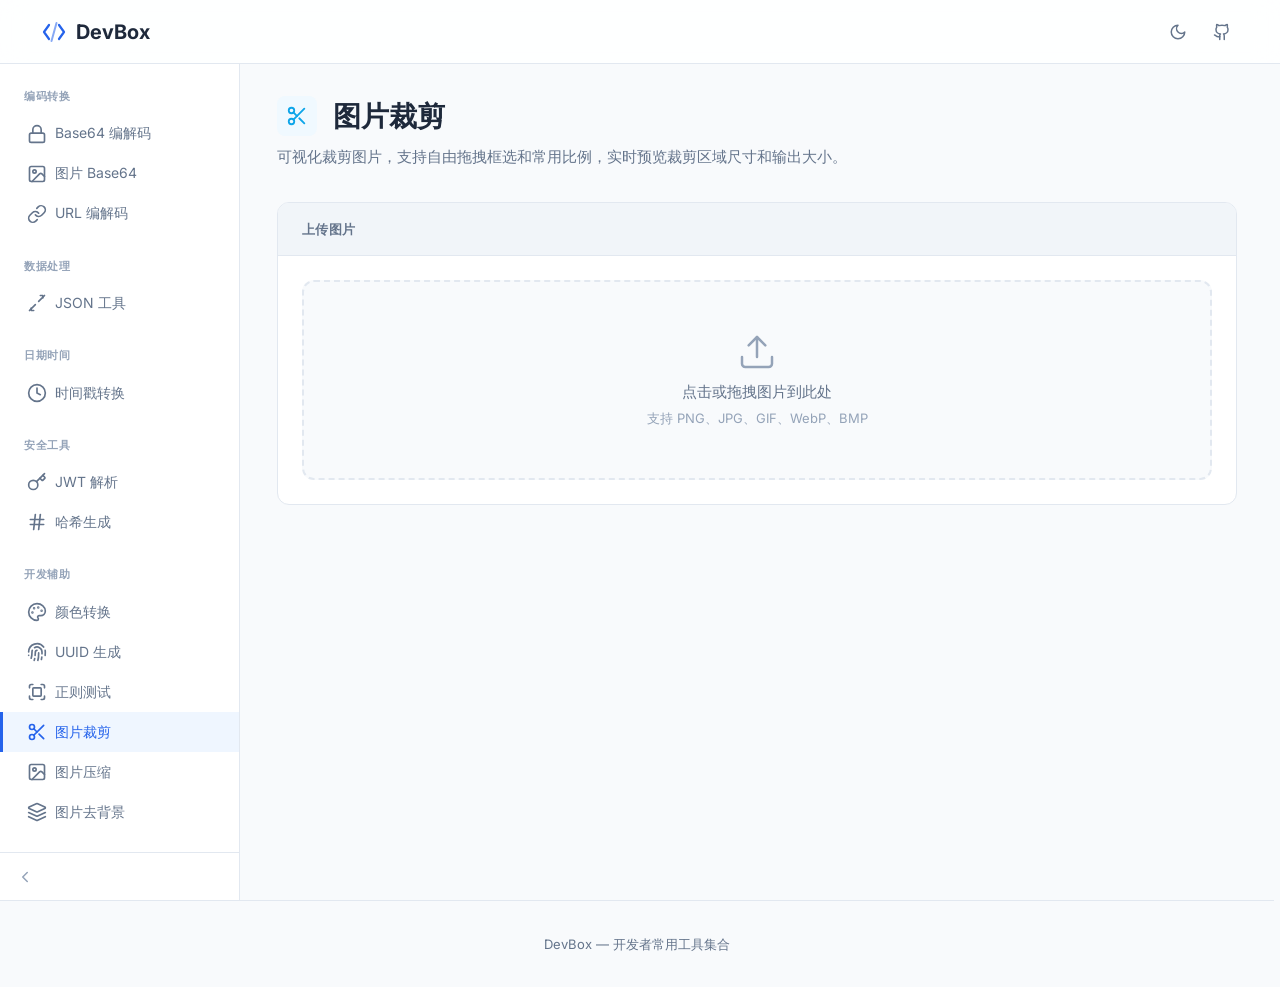
<file: tools/image-crop.html>
<!DOCTYPE html>
<html lang="zh-CN">
<head>
  <meta charset="UTF-8">
  <meta name="viewport" content="width=device-width, initial-scale=1.0">
  <link rel="preconnect" href="https://fonts.googleapis.com">
  <link rel="preconnect" href="https://fonts.gstatic.com" crossorigin>
  <link href="https://fonts.googleapis.com/css2?family=Inter:wght@400;500;600;700&family=JetBrains+Mono:wght@400;500&display=swap" rel="stylesheet">
  <link rel="stylesheet" href="../css/style.css">
  <link rel="icon" href="../favicon.svg" type="image/svg+xml">
  <style>
    /* --- Layout --- */
    .crop-layout {
      display: grid;
      grid-template-columns: 1fr 300px;
      gap: var(--space-lg);
      align-items: start;
    }
    @media (max-width: 860px) {
      .crop-layout {
        grid-template-columns: 1fr;
      }
    }

    /* --- Canvas area --- */
    .crop-canvas-area {
      display: flex;
      flex-direction: column;
      align-items: center;
    }
    .crop-workspace {
      position: relative;
      display: inline-block;
      line-height: 0;
      background: var(--color-bg-elevated);
      border-radius: var(--radius-md);
      overflow: hidden;
    }
    .crop-workspace canvas {
      display: block;
      max-width: 100%;
      height: auto;
    }
    #cropOverlay {
      position: absolute;
      top: 0;
      left: 0;
      cursor: crosshair;
    }
    .img-info-bar {
      display: flex;
      align-items: center;
      justify-content: center;
      gap: var(--space-lg);
      padding: var(--space-sm) var(--space-md);
      font-size: 0.8125rem;
      color: var(--color-text-secondary);
      font-family: var(--font-mono);
    }

    /* --- Side panel --- */
    .crop-side-panel {
      position: sticky;
      top: calc(var(--nav-height) + var(--space-xl));
    }
    .crop-side-panel .tool-panel {
      border-radius: var(--radius-lg);
    }
    .crop-side-panel .panel-body {
      padding: var(--space-md);
    }

    /* --- Form elements --- */
    .ratio-btns {
      display: flex;
      gap: 0;
      flex-wrap: wrap;
    }
    .ratio-btns .btn { border-radius: 0; min-width: 40px; font-size: 0.75rem; padding: 4px 8px; min-height: 28px; }
    .ratio-btns .btn:first-child { border-radius: var(--radius-md) 0 0 var(--radius-md); }
    .ratio-btns .btn:last-child { border-radius: 0 var(--radius-md) var(--radius-md) 0; }
    .ratio-btns .btn + .btn { margin-left: -1px; }
    .ratio-btns .btn.active {
      background: var(--color-primary);
      color: #fff;
      border-color: var(--color-primary);
      z-index: 1;
    }
    .form-row {
      display: flex;
      align-items: center;
      gap: 6px;
      margin-bottom: 12px;
    }
    .form-row:last-child { margin-bottom: 0; }
    .form-label {
      font-size: 0.75rem;
      font-weight: 500;
      color: var(--color-text-muted);
      white-space: nowrap;
      min-width: 36px;
    }
    .input-sm {
      width: 64px;
      padding: 5px 6px;
      border: 1px solid var(--color-border);
      border-radius: var(--radius-sm);
      background: var(--color-bg);
      color: var(--color-text);
      font-size: 0.75rem;
      font-family: var(--font-mono);
      text-align: center;
      outline: none;
      transition: border-color var(--transition-fast);
    }
    .input-sm:focus {
      border-color: var(--color-primary);
      box-shadow: 0 0 0 3px var(--color-primary-bg);
    }
    .output-info {
      background: var(--color-bg);
      border: 1px solid var(--color-border);
      border-radius: var(--radius-md);
      padding: 10px 12px;
      margin-top: 12px;
    }
    .output-row {
      display: flex;
      justify-content: space-between;
      align-items: center;
      font-size: 0.75rem;
      padding: 3px 0;
    }
    .output-row + .output-row { border-top: 1px solid var(--color-border-light); }
    .output-label { color: var(--color-text-muted); }
    .output-value { font-family: var(--font-mono); font-weight: 600; color: var(--color-text); }
    /* --- Compact buttons --- */
    .btn-compact {
      padding: 4px 10px;
      font-size: 0.75rem;
      gap: 4px;
      min-height: 28px;
    }
    .btn-compact .svg-icon svg { width: 14px; height: 14px; }

    .hidden { display: none !important; }

    /* --- Preview modal --- */
    .preview-modal {
      position: fixed;
      inset: 0;
      background: rgba(0,0,0,0.7);
      z-index: 9998;
      display: flex;
      align-items: center;
      justify-content: center;
      padding: var(--space-xl);
    }
    .preview-modal-content {
      background: var(--color-bg-card);
      border-radius: var(--radius-lg);
      max-width: 90vw;
      max-height: 85vh;
      overflow: auto;
      box-shadow: var(--shadow-xl);
    }
    .preview-modal-header {
      display: flex;
      align-items: center;
      justify-content: space-between;
      padding: var(--space-md) var(--space-lg);
      border-bottom: 1px solid var(--color-border);
    }
    .preview-modal-header h3 { font-size: 1rem; font-weight: 600; }
    .preview-modal-body {
      padding: var(--space-lg);
      display: flex;
      justify-content: center;
      align-items: center;
    }
    .preview-modal-body img {
      max-width: 100%;
      max-height: 65vh;
      border-radius: var(--radius-sm);
      border: 1px solid var(--color-border);
    }
    .preview-modal-footer {
      display: flex;
      align-items: center;
      justify-content: center;
      gap: var(--space-lg);
      padding: var(--space-md) var(--space-lg);
      border-top: 1px solid var(--color-border);
      font-size: 0.8125rem;
      color: var(--color-text-secondary);
      font-family: var(--font-mono);
    }
  </style>
</head>
<body>
  <a href="#main-content" class="skip-link">跳转到主要内容</a>
  <div class="tool-page">
    <main class="tool-content animate-in" id="main-content" role="main">
      <div class="tool-header">
        <h1><span class="tool-icon icon-dev svg-icon" aria-hidden="true" data-icon="scissors"></span> 图片裁剪</h1>
        <p>可视化裁剪图片，支持自由拖拽框选和常用比例，实时预览裁剪区域尺寸和输出大小。</p>
      </div>

      <!-- Upload -->
      <div class="tool-panel mb-lg" id="uploadPanel">
        <div class="panel-header">
          <span class="panel-title">上传图片</span>
        </div>
        <div class="panel-body">
          <div class="image-droparea" id="uploadZone" role="button" tabindex="0" aria-label="点击或拖拽图片上传">
            <div class="image-droparea-empty" id="dropEmpty">
              <div class="image-droparea-icon svg-icon" data-icon="upload" style="justify-content:center;"></div>
              <div class="image-droparea-text">点击或拖拽图片到此处</div>
              <div class="image-droparea-hint">支持 PNG、JPG、GIF、WebP、BMP</div>
            </div>
          </div>
          <input type="file" id="fileInput" accept="image/*" hidden aria-hidden="true">
        </div>
      </div>

      <!-- Crop workspace: side-by-side layout -->
      <div class="crop-layout hidden" id="cropWorkspace">

        <!-- Left: Canvas -->
        <div class="crop-canvas-area">
          <div class="tool-panel w-full">
            <div class="panel-header">
              <span class="panel-title">图片预览</span>
              <div class="panel-actions">
                <button class="btn btn-secondary btn-compact" id="reuploadBtn">
                  <span class="svg-icon" data-icon="upload"></span> 重新上传
                </button>
              </div>
            </div>
            <div style="display:flex;justify-content:center;padding:var(--space-md);">
              <div class="crop-workspace" id="cropCanvasWrap">
                <canvas id="imgCanvas"></canvas>
                <canvas id="cropOverlay"></canvas>
              </div>
            </div>
            <div class="img-info-bar">
              <span id="origSize">--</span>
              <span id="origDims">--</span>
              <span id="origType">--</span>
            </div>
          </div>
        </div>

        <!-- Right: Controls -->
        <div class="crop-side-panel">
          <div class="tool-panel">
            <div class="panel-header">
              <span class="panel-title">裁剪设置</span>
            </div>
            <div class="panel-body">
              <div class="form-row">
                <span class="form-label">比例</span>
                <div class="ratio-btns" id="ratioBtns">
                  <button class="btn btn-secondary btn-sm active" data-ratio="free">自由</button>
                  <button class="btn btn-secondary btn-sm" data-ratio="1:1">1:1</button>
                  <button class="btn btn-secondary btn-sm" data-ratio="4:3">4:3</button>
                  <button class="btn btn-secondary btn-sm" data-ratio="16:9">16:9</button>
                  <button class="btn btn-secondary btn-sm" data-ratio="3:2">3:2</button>
                </div>
              </div>

              <div class="form-row">
                <span class="form-label">X,Y</span>
                <input type="number" class="input-sm" id="cropX" placeholder="X" min="0">
                <span style="color:var(--color-text-muted);font-size:0.625rem;">,</span>
                <input type="number" class="input-sm" id="cropY" placeholder="Y" min="0">
              </div>
              <div class="form-row">
                <span class="form-label">W×H</span>
                <input type="number" class="input-sm" id="cropW" placeholder="宽" min="1">
                <span style="color:var(--color-text-muted);font-size:0.625rem;">×</span>
                <input type="number" class="input-sm" id="cropH" placeholder="高" min="1">
                <span style="font-size:0.625rem;color:var(--color-text-muted);">px</span>
              </div>

              <div class="output-info">
                <div class="output-row">
                  <span class="output-label">裁剪尺寸</span>
                  <span class="output-value" id="cropDims">-</span>
                </div>
                <div class="output-row">
                  <span class="output-label">输出大小</span>
                  <span class="output-value" id="cropSize">-</span>
                </div>
              </div>

              <div class="mt-md" style="display:flex;gap:6px;flex-wrap:wrap;">
                <button class="btn btn-primary btn-compact" id="cropPreviewBtn">
                  <span class="svg-icon" data-icon="scan"></span> 预览
                </button>
                <button class="btn btn-secondary btn-compact" id="cropDownloadBtn">
                  <span class="svg-icon" data-icon="download"></span> 下载
                </button>
                <button class="btn btn-ghost btn-compact" id="cropResetBtn">
                  <span class="svg-icon" data-icon="swap"></span> 重置
                </button>
              </div>
            </div>
          </div>
        </div>
      </div>
    </main>
  </div>

  <script src="../js/icons.js"></script>
  <script src="../js/common.js"></script>
  <script>
    initToolPage('image-crop');

    // --- State ---
    let origImg = null;
    let origFile = null;
    let origBlobUrl = null;
    let canvasScale = 1;
    let dpr = 1;
    let cropRect = { x: 0, y: 0, w: 0, h: 0 };
    let aspectRatio = null;
    let isDragging = false;
    let dragMode = null;
    let dragStart = { x: 0, y: 0 };
    let cropStart = { x: 0, y: 0, w: 0, h: 0 };

    // --- DOM ---
    const uploadZone = document.getElementById('uploadZone');
    const fileInput = document.getElementById('fileInput');
    const uploadPanel = document.getElementById('uploadPanel');
    const cropWorkspace = document.getElementById('cropWorkspace');
    const imgCanvas = document.getElementById('imgCanvas');
    const cropCanvas = document.getElementById('cropOverlay');
    const ctx = imgCanvas.getContext('2d');
    const cropCtx = cropCanvas.getContext('2d');

    // --- Upload ---
    uploadZone.addEventListener('click', () => fileInput.click());
    uploadZone.addEventListener('keydown', (e) => { if (e.key === 'Enter' || e.key === ' ') { e.preventDefault(); fileInput.click(); } });
    uploadZone.addEventListener('dragover', (e) => { e.preventDefault(); uploadZone.classList.add('dragover'); });
    uploadZone.addEventListener('dragleave', () => uploadZone.classList.remove('dragover'));
    uploadZone.addEventListener('drop', (e) => {
      e.preventDefault();
      uploadZone.classList.remove('dragover');
      if (e.dataTransfer.files[0]) loadFile(e.dataTransfer.files[0]);
    });
    fileInput.addEventListener('change', () => { if (fileInput.files[0]) loadFile(fileInput.files[0]); });
    document.getElementById('reuploadBtn').addEventListener('click', () => fileInput.click());

    function loadFile(file) {
      if (!file.type.startsWith('image/')) {
        showToast('请选择图片文件', 'error');
        return;
      }
      origFile = file;
      if (origBlobUrl) URL.revokeObjectURL(origBlobUrl);
      origBlobUrl = URL.createObjectURL(file);
      const img = new Image();
      img.onload = () => {
        origImg = img;
        initCanvas();
        showPanels();
        updateImgInfo();
        initCrop();
        updateCropInfo();
        detectAnimated(file).then(animated => {
          if (animated) showToast('检测到动图，裁剪后将变为静态图片', 'info');
        });
      };
      img.src = origBlobUrl;
    }

    function showPanels() {
      uploadPanel.classList.add('hidden');
      cropWorkspace.classList.remove('hidden');
    }

    function updateImgInfo() {
      document.getElementById('origSize').textContent = formatSize(origFile.size);
      document.getElementById('origDims').textContent = origImg.naturalWidth + ' × ' + origImg.naturalHeight + ' px';
      document.getElementById('origType').textContent = origFile.type.split('/')[1].toUpperCase();
    }

    // --- Canvas ---
    function initCanvas() {
      const MAX_W = 520;
      const nw = origImg.naturalWidth;
      const nh = origImg.naturalHeight;
      canvasScale = Math.min(1, MAX_W / nw);
      const dw = Math.round(nw * canvasScale);
      const dh = Math.round(nh * canvasScale);
      dpr = window.devicePixelRatio || 1;

      imgCanvas.width = dw * dpr;
      imgCanvas.height = dh * dpr;
      imgCanvas.style.width = dw + 'px';
      imgCanvas.style.height = dh + 'px';
      ctx.scale(dpr, dpr);
      ctx.drawImage(origImg, 0, 0, dw, dh);

      cropCanvas.width = dw * dpr;
      cropCanvas.height = dh * dpr;
      cropCanvas.style.width = dw + 'px';
      cropCanvas.style.height = dh + 'px';
      cropCtx.scale(dpr, dpr);
    }

    // --- Crop ---
    function initCrop() {
      cropRect = { x: 0, y: 0, w: origImg.naturalWidth, h: origImg.naturalHeight };
      updateCropInputs();
      drawCropOverlay();
    }

    function drawCropOverlay() {
      const cw = parseFloat(cropCanvas.style.width) || cropCanvas.width;
      const ch = parseFloat(cropCanvas.style.height) || cropCanvas.height;
      cropCtx.clearRect(0, 0, cw, ch);

      if (cropRect.w <= 0 || cropRect.h <= 0) return;

      // Dim overlay
      cropCtx.fillStyle = 'rgba(0, 0, 0, 0.5)';
      cropCtx.fillRect(0, 0, cw, ch);

      // Clear crop area
      const cx = cropRect.x * canvasScale;
      const cy = cropRect.y * canvasScale;
      const cwid = cropRect.w * canvasScale;
      const chei = cropRect.h * canvasScale;
      cropCtx.clearRect(cx, cy, cwid, chei);

      // Border
      cropCtx.strokeStyle = '#fff';
      cropCtx.lineWidth = 2;
      cropCtx.strokeRect(cx, cy, cwid, chei);

      // Rule of thirds grid
      cropCtx.strokeStyle = 'rgba(255, 255, 255, 0.3)';
      cropCtx.lineWidth = 1;
      for (let i = 1; i <= 2; i++) {
        cropCtx.beginPath();
        cropCtx.moveTo(cx + cwid * i / 3, cy);
        cropCtx.lineTo(cx + cwid * i / 3, cy + chei);
        cropCtx.stroke();
        cropCtx.beginPath();
        cropCtx.moveTo(cx, cy + chei * i / 3);
        cropCtx.lineTo(cx + cwid, cy + chei * i / 3);
        cropCtx.stroke();
      }

      // Handles
      const hs = 12;
      const halfHs = hs / 2;
      const handles = getHandles(cx, cy, cwid, chei);
      cropCtx.fillStyle = '#fff';
      cropCtx.strokeStyle = '#2563EB';
      cropCtx.lineWidth = 2;
      for (const pos in handles) {
        let [hx, hy] = handles[pos];
        hx = Math.max(halfHs, Math.min(cw - halfHs, hx));
        hy = Math.max(halfHs, Math.min(ch - halfHs, hy));
        cropCtx.fillRect(hx - halfHs, hy - halfHs, hs, hs);
        cropCtx.strokeRect(hx - halfHs, hy - halfHs, hs, hs);
      }
    }

    function getHandles(cx, cy, cw, ch) {
      return {
        nw: [cx, cy],
        n:  [cx + cw / 2, cy],
        ne: [cx + cw, cy],
        w:  [cx, cy + ch / 2],
        e:  [cx + cw, cy + ch / 2],
        sw: [cx, cy + ch],
        s:  [cx + cw / 2, cy + ch],
        se: [cx + cw, cy + ch],
      };
    }

    function getHandleAt(mx, my) {
      const cx = cropRect.x * canvasScale;
      const cy = cropRect.y * canvasScale;
      const cw = cropRect.w * canvasScale;
      const ch = cropRect.h * canvasScale;
      const handles = getHandles(cx, cy, cw, ch);
      const threshold = 14;
      for (const pos in handles) {
        const [hx, hy] = handles[pos];
        if (Math.abs(mx - hx) <= threshold && Math.abs(my - hy) <= threshold) return pos;
      }
      if (mx >= cx && mx <= cx + cw && my >= cy && my <= cy + ch) return 'move';
      return null;
    }

    function clamp(v, min, max) { return Math.max(min, Math.min(max, v)); }

    function getMousePos(e) {
      const rect = cropCanvas.getBoundingClientRect();
      return { x: e.clientX - rect.left, y: e.clientY - rect.top };
    }

    // --- Mouse events ---
    cropCanvas.addEventListener('mousedown', (e) => {
      const { x: mx, y: my } = getMousePos(e);
      const handle = getHandleAt(mx, my);
      isDragging = true;
      dragStart = { x: mx, y: my };
      if (handle) {
        dragMode = handle;
        cropStart = { ...cropRect };
      } else {
        dragMode = 'draw';
        const nx = mx / canvasScale;
        const ny = my / canvasScale;
        cropRect = { x: nx, y: ny, w: 0, h: 0 };
        cropStart = { x: nx, y: ny, w: 0, h: 0 };
      }
      e.preventDefault();
    });

    window.addEventListener('mousemove', (e) => {
      if (!isDragging) {
        if (!cropCanvas) return;
        const { x: mx, y: my } = getMousePos(e);
        const handle = getHandleAt(mx, my);
        const cursorMap = {
          move: 'move', nw: 'nw-resize', ne: 'ne-resize', sw: 'sw-resize', se: 'se-resize',
          n: 'n-resize', s: 's-resize', w: 'w-resize', e: 'e-resize'
        };
        cropCanvas.style.cursor = handle ? (cursorMap[handle] || 'crosshair') : 'crosshair';
        return;
      }

      const { x: mx, y: my } = getMousePos(e);
      const dx = (mx - dragStart.x) / canvasScale;
      const dy = (my - dragStart.y) / canvasScale;
      const maxW = origImg.naturalWidth;
      const maxH = origImg.naturalHeight;

      if (dragMode === 'move') {
        cropRect.x = clamp(cropStart.x + dx, 0, maxW - cropStart.w);
        cropRect.y = clamp(cropStart.y + dy, 0, maxH - cropStart.h);
      } else if (dragMode === 'draw') {
        let nx = cropStart.x, ny = cropStart.y;
        let nw = dx, nh = dy;
        if (nw < 0) { nx += nw; nw = -nw; }
        if (nh < 0) { ny += nh; nh = -nh; }
        nx = clamp(nx, 0, maxW);
        ny = clamp(ny, 0, maxH);
        nw = clamp(nw, 1, maxW - nx);
        nh = clamp(nh, 1, maxH - ny);
        if (aspectRatio) {
          nh = nw / aspectRatio;
          if (ny + nh > maxH) { nh = maxH - ny; nw = nh * aspectRatio; }
        }
        cropRect = { x: nx, y: ny, w: nw, h: nh };
      } else {
        let nx = cropStart.x, ny = cropStart.y, nw = cropStart.w, nh = cropStart.h;

        if (dragMode.includes('w')) { nx = cropStart.x + dx; nw = cropStart.w - dx; }
        if (dragMode.includes('e')) { nw = cropStart.w + dx; }
        if (dragMode.includes('n')) { ny = cropStart.y + dy; nh = cropStart.h - dy; }
        if (dragMode.includes('s')) { nh = cropStart.h + dy; }

        if (nw < 20) { if (dragMode.includes('w')) nx = cropStart.x + cropStart.w - 20; nw = 20; }
        if (nh < 20) { if (dragMode.includes('n')) ny = cropStart.y + cropStart.h - 20; nh = 20; }
        nx = clamp(nx, 0, maxW - 20);
        ny = clamp(ny, 0, maxH - 20);
        nw = clamp(nw, 20, maxW - nx);
        nh = clamp(nh, 20, maxH - ny);

        if (aspectRatio) {
          if (dragMode.includes('w') || dragMode.includes('e')) {
            nh = nw / aspectRatio;
            if (ny + nh > maxH) { nh = maxH - ny; nw = nh * aspectRatio; }
          } else {
            nw = nh * aspectRatio;
            if (nx + nw > maxW) { nw = maxW - nx; nh = nw / aspectRatio; }
          }
        }

        cropRect = { x: nx, y: ny, w: nw, h: nh };
      }

      updateCropInputs();
      drawCropOverlay();
      updateCropInfo();
    });

    window.addEventListener('mouseup', () => { isDragging = false; dragMode = null; });

    // --- Crop inputs ---
    ['cropX', 'cropY', 'cropW', 'cropH'].forEach(id => {
      document.getElementById(id).addEventListener('change', () => {
        cropRect.x = parseInt(document.getElementById('cropX').value) || 0;
        cropRect.y = parseInt(document.getElementById('cropY').value) || 0;
        cropRect.w = parseInt(document.getElementById('cropW').value) || 1;
        cropRect.h = parseInt(document.getElementById('cropH').value) || 1;
        const maxW = origImg ? origImg.naturalWidth : 0;
        const maxH = origImg ? origImg.naturalHeight : 0;
        cropRect.x = clamp(cropRect.x, 0, maxW - 1);
        cropRect.y = clamp(cropRect.y, 0, maxH - 1);
        cropRect.w = clamp(cropRect.w, 1, maxW - cropRect.x);
        cropRect.h = clamp(cropRect.h, 1, maxH - cropRect.y);
        updateCropInputs();
        drawCropOverlay();
        updateCropInfo();
      });
    });

    function updateCropInputs() {
      document.getElementById('cropX').value = Math.round(cropRect.x);
      document.getElementById('cropY').value = Math.round(cropRect.y);
      document.getElementById('cropW').value = Math.round(cropRect.w);
      document.getElementById('cropH').value = Math.round(cropRect.h);
    }

    // --- Ratio buttons ---
    document.getElementById('ratioBtns').addEventListener('click', (e) => {
      const btn = e.target.closest('[data-ratio]');
      if (!btn) return;
      document.querySelectorAll('#ratioBtns .btn').forEach(b => b.classList.remove('active'));
      btn.classList.add('active');
      const r = btn.dataset.ratio;
      if (r === 'free') {
        aspectRatio = null;
      } else {
        const [w, h] = r.split(':').map(Number);
        aspectRatio = w / h;
        const cx = cropRect.x + cropRect.w / 2;
        const cy = cropRect.y + cropRect.h / 2;
        let nw = cropRect.w;
        let nh = nw / aspectRatio;
        if (nh > origImg.naturalHeight) { nh = origImg.naturalHeight; nw = nh * aspectRatio; }
        if (nw > origImg.naturalWidth) { nw = origImg.naturalWidth; nh = nw / aspectRatio; }
        cropRect.x = clamp(cx - nw / 2, 0, origImg.naturalWidth - nw);
        cropRect.y = clamp(cy - nh / 2, 0, origImg.naturalHeight - nh);
        cropRect.w = nw;
        cropRect.h = nh;
        updateCropInputs();
        drawCropOverlay();
        updateCropInfo();
      }
    });

    // --- Crop output info ---
    function updateCropInfo() {
      const w = Math.round(cropRect.w);
      const h = Math.round(cropRect.h);
      document.getElementById('cropDims').textContent = w + ' × ' + h + ' px';
      estimateCropSize().then(size => {
        document.getElementById('cropSize').textContent = formatSize(size);
      });
    }

    function estimateCropSize() {
      return new Promise(resolve => {
        const c = document.createElement('canvas');
        c.width = Math.round(cropRect.w);
        c.height = Math.round(cropRect.h);
        const cx = c.getContext('2d');
        cx.drawImage(origImg, cropRect.x, cropRect.y, cropRect.w, cropRect.h, 0, 0, c.width, c.height);
        c.toBlob(blob => resolve(blob ? blob.size : 0), origFile.type || 'image/png');
      });
    }

    // --- Reset ---
    document.getElementById('cropResetBtn').addEventListener('click', () => {
      if (!origImg) return;
      aspectRatio = null;
      document.querySelectorAll('#ratioBtns .btn').forEach(b => b.classList.remove('active'));
      document.querySelector('#ratioBtns [data-ratio="free"]').classList.add('active');
      initCrop();
      updateCropInfo();
      showToast('已重置裁剪区域');
    });

    // --- Preview ---
    document.getElementById('cropPreviewBtn').addEventListener('click', () => {
      if (!origImg) return;
      buildCropBlob().then(({ blob, w, h }) => {
        if (!blob) return;
        showPreviewModal('裁剪预览', URL.createObjectURL(blob), blob.size, w + ' × ' + h + ' px');
      });
    });

    // --- Download ---
    document.getElementById('cropDownloadBtn').addEventListener('click', () => {
      if (!origImg) return;
      buildCropBlob().then(({ blob }) => {
        if (!blob) return;
        downloadBlob(blob, 'cropped-' + origFile.name);
      });
    });

    function buildCropBlob() {
      return new Promise(resolve => {
        const w = Math.round(cropRect.w);
        const h = Math.round(cropRect.h);
        const c = document.createElement('canvas');
        c.width = w;
        c.height = h;
        const cx = c.getContext('2d');
        cx.drawImage(origImg, cropRect.x, cropRect.y, cropRect.w, cropRect.h, 0, 0, w, h);
        c.toBlob(blob => resolve({ blob, w, h }), origFile.type || 'image/png');
      });
    }

    // --- Preview Modal ---
    function showPreviewModal(title, url, size, dims) {
      const existing = document.querySelector('.preview-modal');
      if (existing) existing.remove();
      const modal = document.createElement('div');
      modal.className = 'preview-modal';
      modal.innerHTML = '<div class="preview-modal-content">' +
        '<div class="preview-modal-header"><h3>' + title + '</h3>' +
        '<button class="btn btn-ghost btn-compact" id="closePreview">' +
        '<svg width="18" height="18" viewBox="0 0 24 24" fill="none" stroke="currentColor" stroke-width="2" stroke-linecap="round" stroke-linejoin="round"><line x1="18" y1="6" x2="6" y2="18"/><line x1="6" y1="6" x2="18" y2="18"/></svg>' +
        '</button></div>' +
        '<div class="preview-modal-body"><img src="' + url + '" alt="' + title + '"></div>' +
        '<div class="preview-modal-footer"><span>尺寸: ' + dims + '</span><span>大小: ' + formatSize(size) + '</span></div>' +
        '</div>';
      document.body.appendChild(modal);
      document.getElementById('closePreview').addEventListener('click', () => { modal.remove(); URL.revokeObjectURL(url); });
      modal.addEventListener('click', (e) => { if (e.target === modal) { modal.remove(); URL.revokeObjectURL(url); } });
    }

    // --- Helpers ---
    function detectAnimated(file) {
      return file.arrayBuffer().then(buf => {
        const bytes = new Uint8Array(buf);
        if (bytes[0] === 0x47 && bytes[1] === 0x49 && bytes[2] === 0x46) {
          return bytes[3] === 0x39 && bytes[4] === 0x61;
        }
        if (bytes[0] === 0x52 && bytes[1] === 0x49 && bytes[2] === 0x46 && bytes[3] === 0x46 &&
            bytes[8] === 0x57 && bytes[9] === 0x45 && bytes[10] === 0x42 && bytes[11] === 0x50) {
          const searchLen = Math.min(bytes.length, 1024);
          for (let i = 12; i < searchLen - 3; i++) {
            if (bytes[i] === 0x41 && bytes[i+1] === 0x4E && bytes[i+2] === 0x49 && bytes[i+3] === 0x4D) {
              return true;
            }
          }
        }
        return false;
      }).catch(() => false);
    }

    function formatSize(bytes) {
      if (bytes < 1024) return bytes + ' B';
      if (bytes < 1024 * 1024) return (bytes / 1024).toFixed(1) + ' KB';
      return (bytes / (1024 * 1024)).toFixed(2) + ' MB';
    }

    function downloadBlob(blob, filename) {
      const a = document.createElement('a');
      a.href = URL.createObjectURL(blob);
      a.download = filename;
      a.click();
      setTimeout(() => URL.revokeObjectURL(a.href), 1000);
    }
  </script>
</body>
</html>
</file>
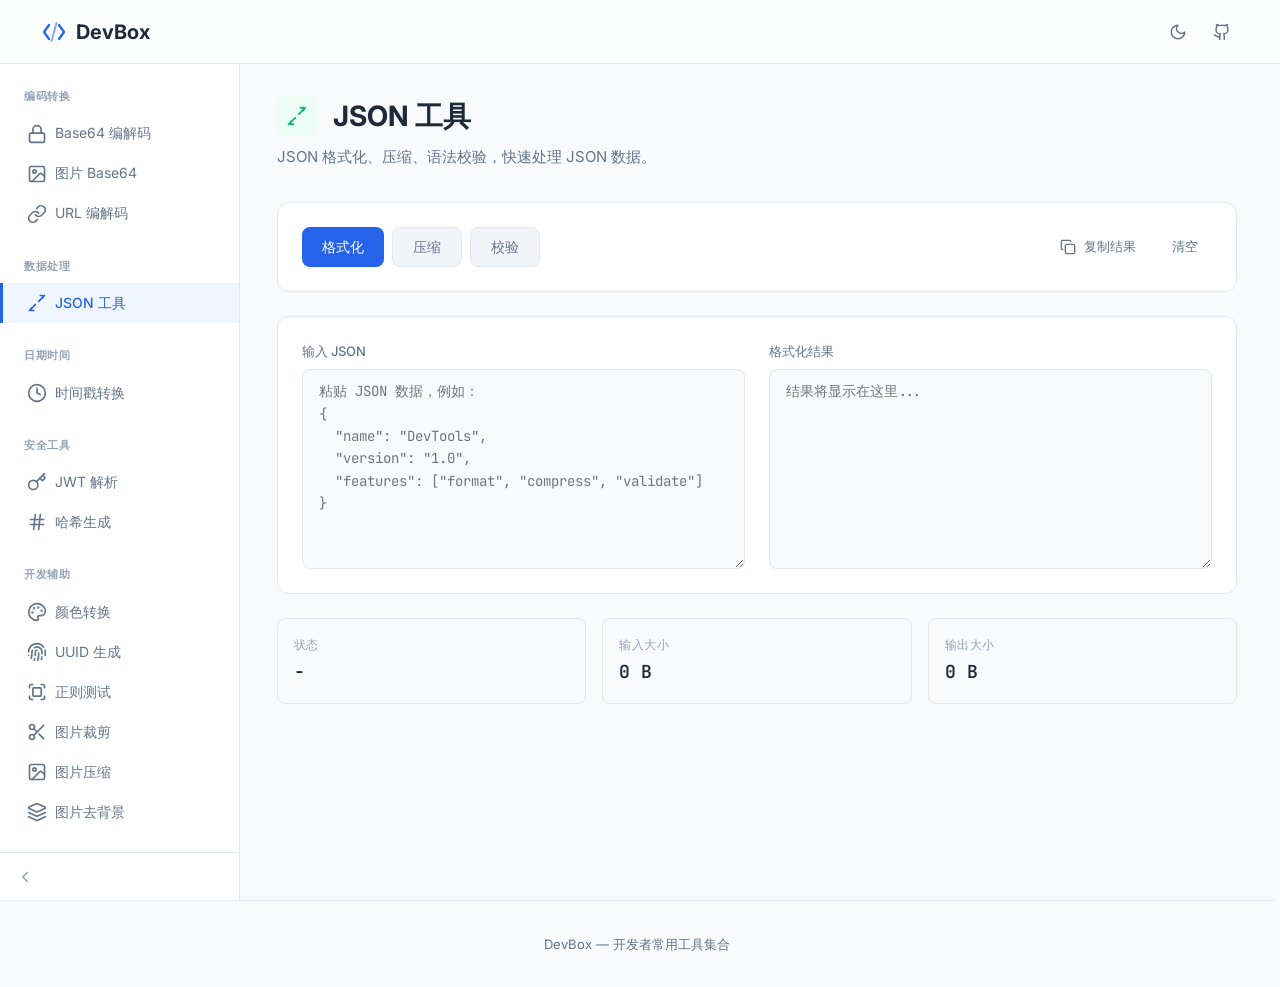
<file: tools/json.html>
<!DOCTYPE html>
<html lang="zh-CN">
<head>
  <meta charset="UTF-8">
  <meta name="viewport" content="width=device-width, initial-scale=1.0">
  <link rel="preconnect" href="https://fonts.googleapis.com">
  <link rel="preconnect" href="https://fonts.gstatic.com" crossorigin>
  <link href="https://fonts.googleapis.com/css2?family=Inter:wght@400;500;600;700&family=JetBrains+Mono:wght@400;500&display=swap" rel="stylesheet">
  <link rel="stylesheet" href="../css/style.css">
  <link rel="icon" href="../favicon.svg" type="image/svg+xml">
</head>
<body>
  <a href="#main-content" class="skip-link">跳转到主要内容</a>
  <div class="tool-page">
    <main class="tool-content animate-in" id="main-content" role="main">
      <div class="tool-header">
        <h1><span class="tool-icon icon-data svg-icon" aria-hidden="true" data-icon="brackets"></span> JSON 工具</h1>
        <p>JSON 格式化、压缩、语法校验，快速处理 JSON 数据。</p>
      </div>

      <div class="tool-panel mb-lg">
        <div class="panel-body flex-wrap" style="align-items:center;">
          <button class="btn btn-primary" onclick="formatJSON()">格式化</button>
          <button class="btn btn-secondary" onclick="compressJSON()">压缩</button>
          <button class="btn btn-secondary" onclick="validateJSON()">校验</button>
          <div class="ml-auto gap-sm">
            <button class="btn btn-ghost btn-sm" onclick="copyOutputText('outputJson')">
              <span class="svg-icon" data-icon="copy"></span> 复制结果
            </button>
            <button class="btn btn-ghost btn-sm" onclick="clearAll()">清空</button>
          </div>
        </div>
      </div>

      <div class="tool-panel">
        <div class="tool-io" style="padding: var(--space-lg);">
          <div class="io-box">
            <label class="io-label" for="inputJson">输入 JSON</label>
            <textarea class="textarea-field" id="inputJson" placeholder='粘贴 JSON 数据，例如：
{
  "name": "DevTools",
  "version": "1.0",
  "features": ["format", "compress", "validate"]
}'></textarea>
          </div>
          <div class="io-box">
            <label class="io-label" for="outputJson" id="outputLabel">格式化结果</label>
            <textarea class="textarea-field" id="outputJson" placeholder="结果将显示在这里..." readonly></textarea>
          </div>
        </div>
      </div>

      <div class="info-grid">
        <div class="info-card">
          <div class="info-card-label">状态</div>
          <div class="info-card-value" id="jsonStatus">-</div>
        </div>
        <div class="info-card">
          <div class="info-card-label">输入大小</div>
          <div class="info-card-value" id="inputSize">0 B</div>
        </div>
        <div class="info-card">
          <div class="info-card-label">输出大小</div>
          <div class="info-card-value" id="outputSize">0 B</div>
        </div>
      </div>
    </main>
  </div>

  <script src="../js/icons.js"></script>
  <script src="../js/common.js"></script>
  <script>
    initToolPage('json');

    function formatJSON() {
      const input = document.getElementById('inputJson').value.trim();
      if (!input) return;
      try {
        const obj = JSON.parse(input);
        document.getElementById('outputJson').value = JSON.stringify(obj, null, 2);
        document.getElementById('outputLabel').textContent = '格式化结果';
        setStatus('有效', true);
      } catch (e) {
        setStatus('无效: ' + e.message, false);
      }
      updateSizes();
    }

    function compressJSON() {
      const input = document.getElementById('inputJson').value.trim();
      if (!input) return;
      try {
        const obj = JSON.parse(input);
        document.getElementById('outputJson').value = JSON.stringify(obj);
        document.getElementById('outputLabel').textContent = '压缩结果';
        setStatus('有效', true);
      } catch (e) {
        setStatus('无效: ' + e.message, false);
      }
      updateSizes();
    }

    function validateJSON() {
      const input = document.getElementById('inputJson').value.trim();
      if (!input) return;
      try {
        JSON.parse(input);
        setStatus('JSON 语法正确', true);
        document.getElementById('outputJson').value = '';
        document.getElementById('outputLabel').textContent = '校验结果';
        showToast('JSON 语法正确', 'success');
      } catch (e) {
        setStatus('无效: ' + e.message, false);
        showToast('JSON 语法错误', 'error');
      }
      updateSizes();
    }

    function setStatus(text, valid) {
      const el = document.getElementById('jsonStatus');
      el.textContent = text;
      el.style.color = valid ? 'var(--color-success)' : 'var(--color-error)';
    }

    function updateSizes() {
      const fmt = (n) => n < 1024 ? n + ' B' : (n / 1024).toFixed(1) + ' KB';
      document.getElementById('inputSize').textContent = fmt(document.getElementById('inputJson').value.length);
      document.getElementById('outputSize').textContent = fmt(document.getElementById('outputJson').value.length);
    }

    function clearAll() {
      document.getElementById('inputJson').value = '';
      document.getElementById('outputJson').value = '';
      document.getElementById('jsonStatus').textContent = '-';
      document.getElementById('jsonStatus').style.color = '';
      updateSizes();
    }
  </script>
</body>
</html>
</file>
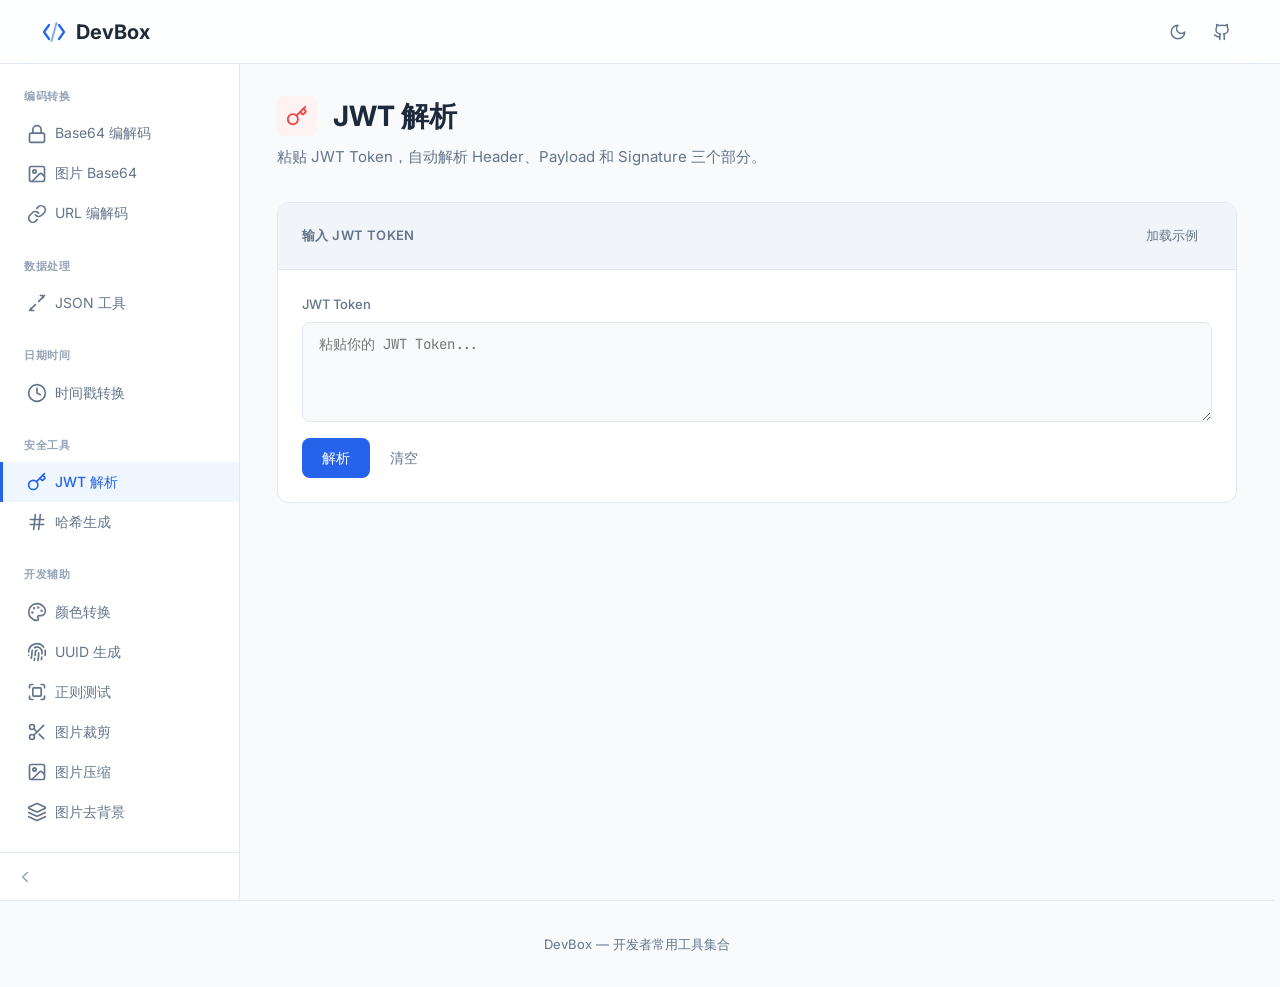
<file: tools/jwt.html>
<!DOCTYPE html>
<html lang="zh-CN">
<head>
  <meta charset="UTF-8">
  <meta name="viewport" content="width=device-width, initial-scale=1.0">
  <link rel="preconnect" href="https://fonts.googleapis.com">
  <link rel="preconnect" href="https://fonts.gstatic.com" crossorigin>
  <link href="https://fonts.googleapis.com/css2?family=Inter:wght@400;500;600;700&family=JetBrains+Mono:wght@400;500&display=swap" rel="stylesheet">
  <link rel="stylesheet" href="../css/style.css">
  <link rel="icon" href="../favicon.svg" type="image/svg+xml">
  <style>
    .jwt-token-display {
      font-family: var(--font-mono);
      font-size: 0.8125rem;
      line-height: 1.8;
      word-break: break-all;
      padding: var(--space-md);
      background: var(--color-bg);
      border-radius: var(--radius-md);
      border: 1px solid var(--color-border);
    }
    .jwt-token-display .jwt-h { color: #2563eb; }
    .jwt-token-display .jwt-p { color: #16a34a; }
    .jwt-token-display .jwt-s { color: #d97706; }
    .jwt-token-display .jwt-dot { color: var(--color-text-muted); }
    [data-theme="dark"] .jwt-token-display .jwt-h { color: #60a5fa; }
    [data-theme="dark"] .jwt-token-display .jwt-p { color: #4ade80; }
    [data-theme="dark"] .jwt-token-display .jwt-s { color: #fbbf24; }
  </style>
</head>
<body>
  <a href="#main-content" class="skip-link">跳转到主要内容</a>
  <div class="tool-page">
    <main class="tool-content animate-in" id="main-content" role="main">
      <div class="tool-header">
        <h1><span class="tool-icon icon-security svg-icon" aria-hidden="true" data-icon="key"></span> JWT 解析</h1>
        <p>粘贴 JWT Token，自动解析 Header、Payload 和 Signature 三个部分。</p>
      </div>

      <div class="tool-panel mb-lg">
        <div class="panel-header">
          <span class="panel-title">输入 JWT Token</span>
          <button class="btn btn-ghost btn-sm" onclick="loadSample()">加载示例</button>
        </div>
        <div class="panel-body">
          <label class="io-label" for="jwtInput">JWT Token</label>
          <textarea class="textarea-field" id="jwtInput" placeholder="粘贴你的 JWT Token..." style="min-height:100px;"></textarea>
          <div class="mt-sm gap-sm">
            <button class="btn btn-primary" onclick="parseJWT()">解析</button>
            <button class="btn btn-ghost" onclick="clearAll()">清空</button>
          </div>
        </div>
      </div>

      <div id="jwtVis" class="tool-panel mb-lg" hidden>
        <div class="panel-header">
          <span class="panel-title">Token 结构</span>
        </div>
        <div class="panel-body">
          <div class="jwt-token-display" id="jwtDisplay"></div>
        </div>
      </div>

      <div id="jwtResults" hidden>
        <div class="tool-panel mb-lg">
          <div class="panel-header">
            <span class="panel-title">Header</span>
            <button class="btn btn-ghost btn-sm" onclick="copyPart('header')">
              <span class="svg-icon" data-icon="copy"></span> 复制
            </button>
          </div>
          <div class="panel-body">
            <span class="jwt-part-label jwt-header">HEADER</span>
            <div class="result-box" id="jwtHeader" style="min-height:80px;"></div>
          </div>
        </div>

        <div class="tool-panel mb-lg">
          <div class="panel-header">
            <span class="panel-title">Payload</span>
            <button class="btn btn-ghost btn-sm" onclick="copyPart('payload')">
              <span class="svg-icon" data-icon="copy"></span> 复制
            </button>
          </div>
          <div class="panel-body">
            <span class="jwt-part-label jwt-payload">PAYLOAD</span>
            <div class="result-box" id="jwtPayload" style="min-height:120px;"></div>
            <div id="jwtTimeInfo" class="mt-md"></div>
          </div>
        </div>

        <div class="tool-panel">
          <div class="panel-header">
            <span class="panel-title">Signature</span>
          </div>
          <div class="panel-body">
            <span class="jwt-part-label jwt-signature">SIGNATURE</span>
            <div class="result-box" id="jwtSignature" style="min-height:60px;word-break:break-all;"></div>
          </div>
        </div>
      </div>
    </main>
  </div>

  <script src="../js/icons.js"></script>
  <script src="../js/common.js"></script>
  <script>
    initToolPage('jwt');

    const parts = { header: '', payload: '', signature: '' };

    function base64UrlDecode(str) {
      str = str.replace(/-/g, '+').replace(/_/g, '/');
      while (str.length % 4) str += '=';
      const binary = atob(str);
      const bytes = new Uint8Array([...binary].map(c => c.charCodeAt(0)));
      return new TextDecoder().decode(bytes);
    }

    function parseJWT() {
      const token = document.getElementById('jwtInput').value.trim();
      if (!token) { showToast('请输入 JWT Token', 'info'); return; }
      const segments = token.split('.');
      if (segments.length !== 3) { showToast('无效的 JWT：需要 3 个部分', 'error'); return; }
      try {
        const header = JSON.parse(base64UrlDecode(segments[0]));
        const payload = JSON.parse(base64UrlDecode(segments[1]));
        parts.header = JSON.stringify(header, null, 2);
        parts.payload = JSON.stringify(payload, null, 2);
        parts.signature = segments[2];

        document.getElementById('jwtDisplay').innerHTML =
          `<span class="jwt-h">${escapeHtml(segments[0])}</span><span class="jwt-dot">.</span><span class="jwt-p">${escapeHtml(segments[1])}</span><span class="jwt-dot">.</span><span class="jwt-s">${escapeHtml(segments[2])}</span>`;
        document.getElementById('jwtHeader').textContent = parts.header;
        document.getElementById('jwtPayload').textContent = parts.payload;
        document.getElementById('jwtSignature').textContent = segments[2];

        let timeHtml = '';
        if (payload.iat) timeHtml += `<div class="info-card mb-lg"><div class="info-card-label">签发时间 (iat)</div><div class="text-sm mono">${new Date(payload.iat * 1000).toLocaleString('zh-CN')}</div></div>`;
        if (payload.exp) {
          const expDate = new Date(payload.exp * 1000);
          const expired = expDate < new Date();
          timeHtml += `<div class="info-card mb-lg"><div class="info-card-label">过期时间 (exp)</div><div class="text-sm mono" style="color:${expired ? 'var(--color-error)' : 'var(--color-success)'};">${expDate.toLocaleString('zh-CN')} ${expired ? '(已过期)' : '(有效)'}</div></div>`;
        }
        if (payload.nbf) timeHtml += `<div class="info-card"><div class="info-card-label">生效时间 (nbf)</div><div class="text-sm mono">${new Date(payload.nbf * 1000).toLocaleString('zh-CN')}</div></div>`;
        document.getElementById('jwtTimeInfo').innerHTML = timeHtml;

        document.getElementById('jwtVis').hidden = false;
        document.getElementById('jwtResults').hidden = false;
        showToast('JWT 解析成功', 'success');
      } catch (e) {
        showToast('解析失败：无效的 JWT 格式', 'error');
      }
    }

    function copyPart(part) { if (parts[part]) copyText(parts[part]); }

    function clearAll() {
      document.getElementById('jwtInput').value = '';
      document.getElementById('jwtVis').hidden = true;
      document.getElementById('jwtResults').hidden = true;
    }

    function loadSample() {
      document.getElementById('jwtInput').value = 'eyJhbGciOiJIUzI1NiIsInR5cCI6IkpXVCJ9.eyJzdWIiOiIxMjM0NTY3ODkwIiwibmFtZSI6IkRldlRvb2xzIiwiaWF0IjoxNzAwMDAwMDAwLCJleHAiOjE4MDAwMDAwMDAsInJvbGUiOiJhZG1pbiJ9.SflKxwRJSMeKKF2QT4fwpMeJf36POk6yJV_adQssw5c';
      parseJWT();
    }

    document.getElementById('jwtInput').addEventListener('input', debounce(parseJWT, 400));
  </script>
</body>
</html>
</file>
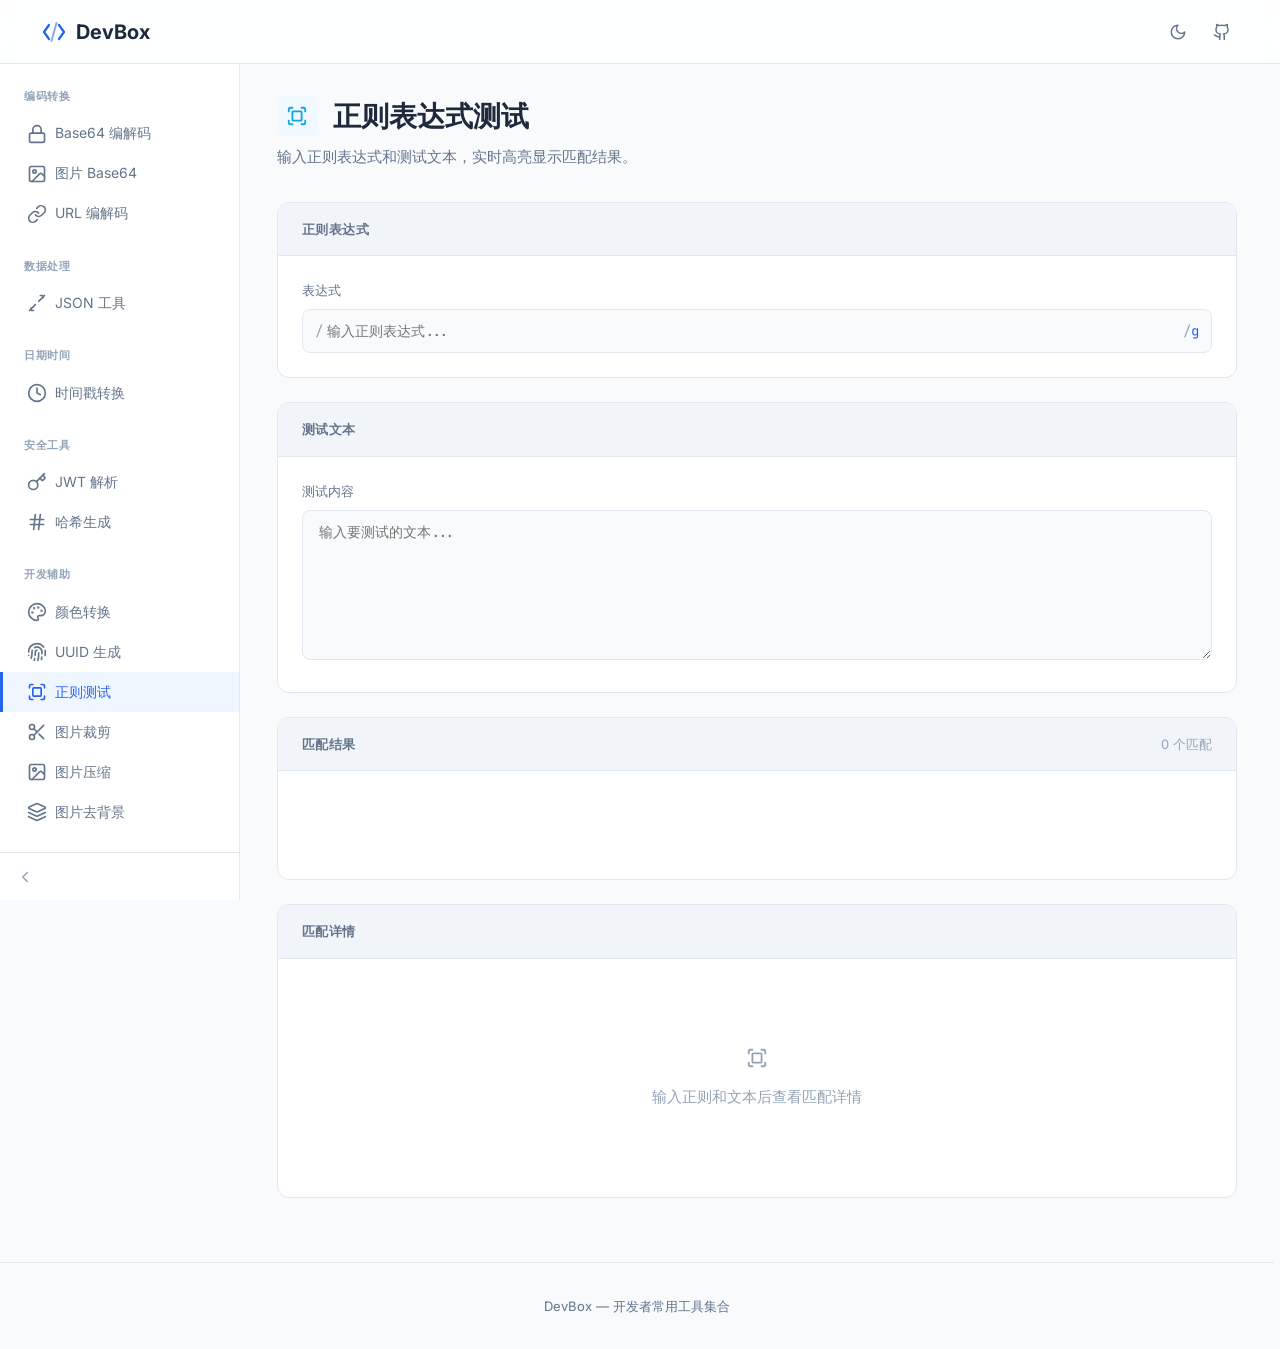
<file: tools/regex.html>
<!DOCTYPE html>
<html lang="zh-CN">
<head>
  <meta charset="UTF-8">
  <meta name="viewport" content="width=device-width, initial-scale=1.0">
  <link rel="preconnect" href="https://fonts.googleapis.com">
  <link rel="preconnect" href="https://fonts.gstatic.com" crossorigin>
  <link href="https://fonts.googleapis.com/css2?family=Inter:wght@400;500;600;700&family=JetBrains+Mono:wght@400;500&display=swap" rel="stylesheet">
  <link rel="stylesheet" href="../css/style.css">
  <link rel="icon" href="../favicon.svg" type="image/svg+xml">
  <style>
    .match-highlight { background: #fef08a; border-radius: 2px; padding: 0 1px; }
    .match-highlight:nth-child(even) { background: #bbf7d0; }
    .regex-input-row {
      display: flex;
      align-items: center;
      gap: 0;
      border: 1px solid var(--color-border);
      border-radius: var(--radius-md);
      overflow: hidden;
      background: var(--color-bg);
    }
    .regex-input-row:focus-within {
      border-color: var(--color-primary);
      box-shadow: 0 0 0 3px var(--color-primary-bg);
    }
    .regex-slash {
      padding: 10px 0 10px 12px;
      color: var(--color-text-muted);
      font-family: var(--font-mono);
      font-size: 0.875rem;
      user-select: none;
    }
    .regex-input-row input {
      border: none !important;
      box-shadow: none !important;
      border-radius: 0 !important;
      background: transparent !important;
      padding: 10px 4px !important;
    }
    .regex-flags {
      padding: 10px 12px 10px 0;
      font-family: var(--font-mono);
      font-size: 0.875rem;
      color: var(--color-primary);
      cursor: pointer;
      user-select: none;
    }
  </style>
</head>
<body>
  <a href="#main-content" class="skip-link">跳转到主要内容</a>
  <div class="tool-page">
    <main class="tool-content animate-in" id="main-content" role="main">
      <div class="tool-header">
        <h1><span class="tool-icon icon-dev svg-icon" aria-hidden="true" data-icon="scan"></span> 正则表达式测试</h1>
        <p>输入正则表达式和测试文本，实时高亮显示匹配结果。</p>
      </div>

      <div class="tool-panel mb-lg">
        <div class="panel-header">
          <span class="panel-title">正则表达式</span>
        </div>
        <div class="panel-body">
          <label class="io-label" for="regexPattern">表达式</label>
          <div class="regex-input-row">
            <span class="regex-slash" aria-hidden="true">/</span>
            <input type="text" class="input-field mono" id="regexPattern" placeholder="输入正则表达式..." aria-label="正则表达式">
            <span class="regex-slash" aria-hidden="true">/</span>
            <span class="regex-flags" id="flagsDisplay" onclick="toggleFlagsMenu()" title="点击修改标志位" role="button" tabindex="0" aria-label="正则标志位">g</span>
          </div>
          <div id="flagsMenu" class="mt-sm" hidden style="padding:var(--space-md);background:var(--color-bg);border:1px solid var(--color-border);border-radius:var(--radius-md);">
            <div class="flex-row" style="gap:var(--space-lg);">
              <label style="display:flex;align-items:center;gap:6px;font-size:0.875rem;cursor:pointer;"><input type="checkbox" id="flagG" checked onchange="updateFlags()"> g (全局)</label>
              <label style="display:flex;align-items:center;gap:6px;font-size:0.875rem;cursor:pointer;"><input type="checkbox" id="flagI" onchange="updateFlags()"> i (忽略大小写)</label>
              <label style="display:flex;align-items:center;gap:6px;font-size:0.875rem;cursor:pointer;"><input type="checkbox" id="flagM" onchange="updateFlags()"> m (多行)</label>
              <label style="display:flex;align-items:center;gap:6px;font-size:0.875rem;cursor:pointer;"><input type="checkbox" id="flagS" onchange="updateFlags()"> s (点号匹配换行)</label>
            </div>
          </div>
          <div id="regexError" class="mt-sm text-muted" hidden style="color:var(--color-error);" role="alert"></div>
        </div>
      </div>

      <div class="tool-panel mb-lg">
        <div class="panel-header">
          <span class="panel-title">测试文本</span>
        </div>
        <div class="panel-body">
          <label class="io-label" for="testText">测试内容</label>
          <textarea class="textarea-field min-h-md" id="testText" placeholder="输入要测试的文本..."></textarea>
        </div>
      </div>

      <div class="tool-panel mb-lg">
        <div class="panel-header">
          <span class="panel-title">匹配结果</span>
          <span id="matchCount" class="text-muted">0 个匹配</span>
        </div>
        <div class="panel-body">
          <div id="highlightedText" style="font-family:var(--font-mono);font-size:0.875rem;line-height:1.8;white-space:pre-wrap;word-break:break-all;min-height:60px;color:var(--color-text);"></div>
        </div>
      </div>

      <div class="tool-panel">
        <div class="panel-header">
          <span class="panel-title">匹配详情</span>
        </div>
        <div class="panel-body">
          <div id="matchDetails">
            <div class="empty-state">
              <div class="empty-state-icon svg-icon" data-icon="scan" style="justify-content:center;"></div>
              <div class="empty-state-text">输入正则和文本后查看匹配详情</div>
            </div>
          </div>
        </div>
      </div>
    </main>
  </div>

  <script src="../js/icons.js"></script>
  <script src="../js/common.js"></script>
  <script>
    initToolPage('regex');

    function getFlags() {
      let f = '';
      if (document.getElementById('flagG').checked) f += 'g';
      if (document.getElementById('flagI').checked) f += 'i';
      if (document.getElementById('flagM').checked) f += 'm';
      if (document.getElementById('flagS').checked) f += 's';
      return f;
    }

    function updateFlags() {
      document.getElementById('flagsDisplay').textContent = getFlags() || '-';
      testRegex();
    }

    function toggleFlagsMenu() {
      const menu = document.getElementById('flagsMenu');
      menu.hidden = !menu.hidden;
    }

    function testRegex() {
      const pattern = document.getElementById('regexPattern').value;
      const text = document.getElementById('testText').value;
      const errorEl = document.getElementById('regexError');
      const highlightEl = document.getElementById('highlightedText');
      const detailsEl = document.getElementById('matchDetails');
      const countEl = document.getElementById('matchCount');

      errorEl.hidden = true;

      if (!pattern || !text) {
        highlightEl.textContent = text || '';
        countEl.textContent = '0 个匹配';
        detailsEl.innerHTML = `<div class="empty-state"><div class="empty-state-icon svg-icon" style="justify-content:center;" data-icon="scan"></div><div class="empty-state-text">输入正则和文本后查看匹配详情</div></div>`;
        detailsEl.querySelectorAll('[data-icon]').forEach(el => { el.innerHTML = getIcon(el.dataset.icon); });
        return;
      }

      let regex;
      try {
        regex = new RegExp(pattern, getFlags());
      } catch (e) {
        errorEl.textContent = '正则表达式语法错误: ' + e.message;
        errorEl.hidden = false;
        highlightEl.textContent = text;
        return;
      }

      const matches = [];
      let m;
      const globalRegex = new RegExp(pattern, getFlags().includes('g') ? getFlags() : getFlags() + 'g');
      while ((m = globalRegex.exec(text)) !== null) {
        matches.push({ index: m.index, length: m[0].length, value: m[0], groups: m.slice(1) });
        if (m[0].length === 0) globalRegex.lastIndex++;
      }

      countEl.textContent = `${matches.length} 个匹配`;

      if (matches.length === 0) {
        highlightEl.textContent = text;
        detailsEl.innerHTML = `<div class="empty-state"><div class="empty-state-icon svg-icon" style="justify-content:center;">${getIcon('x')}</div><div class="empty-state-text">没有匹配结果</div></div>`;
        return;
      }

      let html = '';
      let lastIdx = 0;
      matches.forEach(m => {
        html += escapeHtml(text.slice(lastIdx, m.index));
        html += `<span class="match-highlight">${escapeHtml(m.value)}</span>`;
        lastIdx = m.index + m.length;
      });
      html += escapeHtml(text.slice(lastIdx));
      highlightEl.innerHTML = html;

      let tableHtml = '<table class="data-table"><thead><tr><th>#</th><th>匹配</th><th>位置</th>';
      if (matches[0].groups.length) {
        for (let i = 1; i <= matches[0].groups.length; i++) tableHtml += `<th>组${i}</th>`;
      }
      tableHtml += '</tr></thead><tbody>';
      matches.forEach((m, i) => {
        tableHtml += `<tr><td>${i + 1}</td><td style="color:var(--color-primary);">${escapeHtml(m.value)}</td><td>${m.index}-${m.index + m.length}</td>`;
        m.groups.forEach(g => tableHtml += `<td>${g !== undefined ? escapeHtml(g) : '<span style="color:var(--color-text-muted);">-</span>'}</td>`);
        tableHtml += '</tr>';
      });
      tableHtml += '</tbody></table>';
      detailsEl.innerHTML = tableHtml;
    }

    document.getElementById('regexPattern').addEventListener('input', debounce(testRegex, 200));
    document.getElementById('testText').addEventListener('input', debounce(testRegex, 200));
  </script>
</body>
</html>
</file>
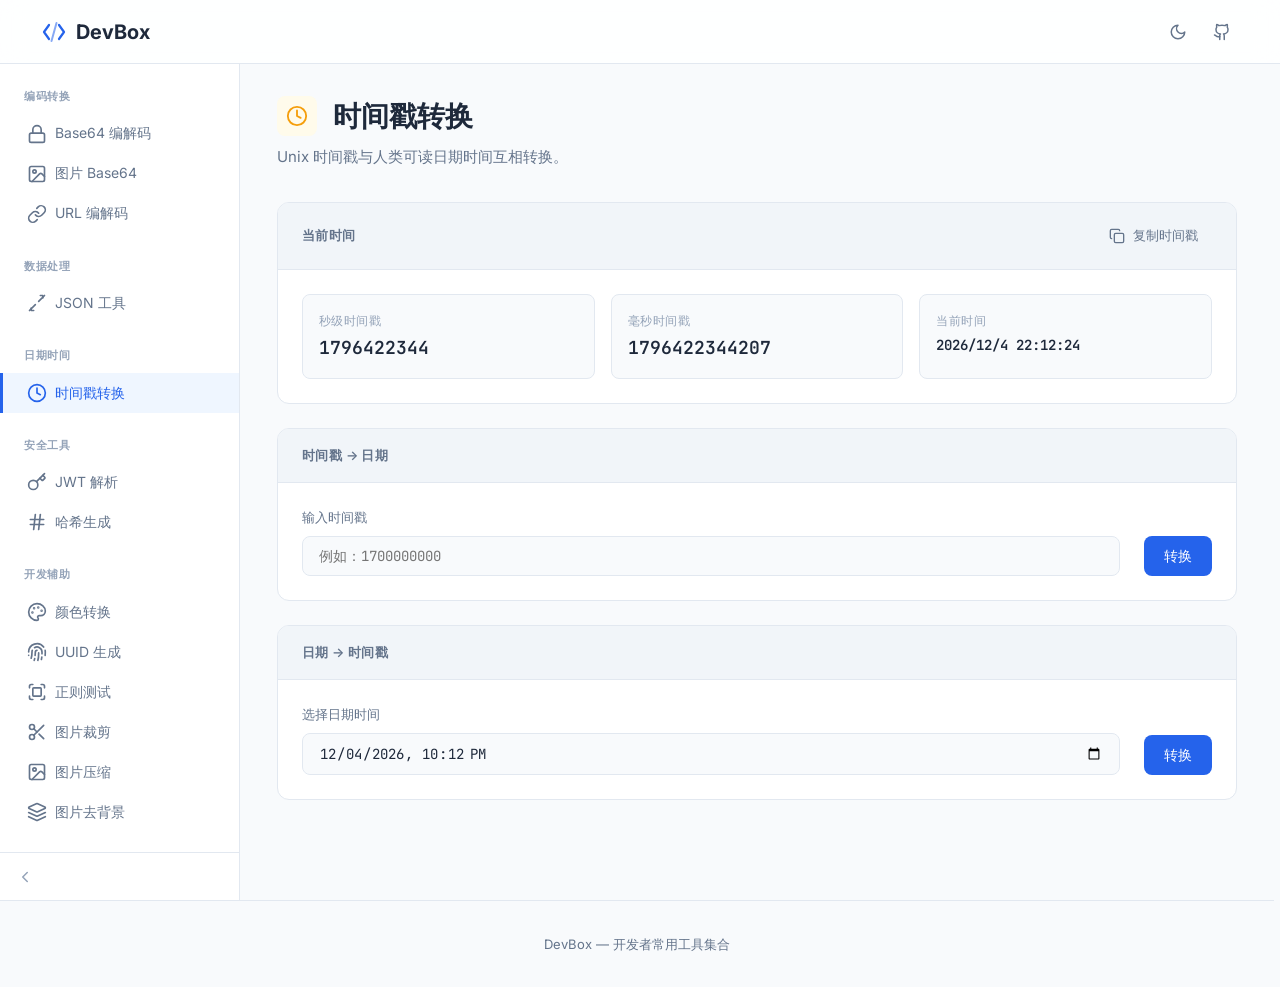
<file: tools/timestamp.html>
<!DOCTYPE html>
<html lang="zh-CN">
<head>
  <meta charset="UTF-8">
  <meta name="viewport" content="width=device-width, initial-scale=1.0">
  <link rel="preconnect" href="https://fonts.googleapis.com">
  <link rel="preconnect" href="https://fonts.gstatic.com" crossorigin>
  <link href="https://fonts.googleapis.com/css2?family=Inter:wght@400;500;600;700&family=JetBrains+Mono:wght@400;500&display=swap" rel="stylesheet">
  <link rel="stylesheet" href="../css/style.css">
  <link rel="icon" href="../favicon.svg" type="image/svg+xml">
</head>
<body>
  <a href="#main-content" class="skip-link">跳转到主要内容</a>
  <div class="tool-page">
    <main class="tool-content animate-in" id="main-content" role="main">
      <div class="tool-header">
        <h1><span class="tool-icon icon-time svg-icon" aria-hidden="true" data-icon="clock"></span> 时间戳转换</h1>
        <p>Unix 时间戳与人类可读日期时间互相转换。</p>
      </div>

      <div class="tool-panel mb-lg">
        <div class="panel-header">
          <span class="panel-title">当前时间</span>
          <button class="btn btn-ghost btn-sm" onclick="copyText(String(Math.floor(Date.now()/1000)))">
            <span class="svg-icon" data-icon="copy"></span> 复制时间戳
          </button>
        </div>
        <div class="panel-body">
          <div class="info-grid" style="margin:0;">
            <div class="info-card">
              <div class="info-card-label">秒级时间戳</div>
              <div class="info-card-value" id="nowSec">-</div>
            </div>
            <div class="info-card">
              <div class="info-card-label">毫秒时间戳</div>
              <div class="info-card-value" id="nowMs">-</div>
            </div>
            <div class="info-card">
              <div class="info-card-label">当前时间</div>
              <div class="info-card-value text-sm" id="nowStr">-</div>
            </div>
          </div>
        </div>
      </div>

      <div class="tool-panel mb-lg">
        <div class="panel-header">
          <span class="panel-title">时间戳 → 日期</span>
        </div>
        <div class="panel-body">
          <div class="flex-row-end">
            <div style="flex:1;min-width:200px;">
              <label class="io-label" for="tsInput">输入时间戳</label>
              <input type="text" class="input-field mono" id="tsInput" placeholder="例如：1700000000">
            </div>
            <div>
              <button class="btn btn-primary" onclick="tsToDate()">转换</button>
            </div>
          </div>
          <div id="tsResult" class="mt-md" hidden>
            <div class="info-grid" style="margin:0;">
              <div class="info-card">
                <div class="info-card-label">本地时间</div>
                <div class="info-card-value text-sm" id="tsLocal">-</div>
              </div>
              <div class="info-card">
                <div class="info-card-label">UTC 时间</div>
                <div class="info-card-value text-sm" id="tsUtc">-</div>
              </div>
              <div class="info-card">
                <div class="info-card-label">ISO 8601</div>
                <div class="info-card-value" id="tsIso" style="font-size:0.75rem;">-</div>
              </div>
            </div>
          </div>
        </div>
      </div>

      <div class="tool-panel">
        <div class="panel-header">
          <span class="panel-title">日期 → 时间戳</span>
        </div>
        <div class="panel-body">
          <div class="flex-row-end">
            <div style="flex:1;min-width:200px;">
              <label class="io-label" for="dateInput">选择日期时间</label>
              <input type="datetime-local" class="input-field mono" id="dateInput">
            </div>
            <div>
              <button class="btn btn-primary" onclick="dateToTs()">转换</button>
            </div>
          </div>
          <div id="dateResult" class="mt-md" hidden>
            <div class="info-grid" style="margin:0;">
              <div class="info-card">
                <div class="info-card-label">秒级时间戳</div>
                <div class="info-card-value" id="dateSec">-</div>
              </div>
              <div class="info-card">
                <div class="info-card-label">毫秒时间戳</div>
                <div class="info-card-value" id="dateMs">-</div>
              </div>
            </div>
          </div>
        </div>
      </div>
    </main>
  </div>

  <script src="../js/icons.js"></script>
  <script src="../js/common.js"></script>
  <script>
    initToolPage('timestamp');

    function updateNow() {
      const now = new Date();
      const sec = Math.floor(now.getTime() / 1000);
      document.getElementById('nowSec').textContent = sec;
      document.getElementById('nowMs').textContent = now.getTime();
      document.getElementById('nowStr').textContent = now.toLocaleString('zh-CN');
    }
    updateNow();
    setInterval(updateNow, 1000);

    document.getElementById('dateInput').value = new Date(new Date().getTime() - new Date().getTimezoneOffset() * 60000).toISOString().slice(0, 16);

    function tsToDate() {
      let ts = document.getElementById('tsInput').value.trim();
      if (!ts) { showToast('请输入时间戳', 'info'); return; }
      ts = Number(ts);
      if (ts < 1e12) ts = ts * 1000;
      const d = new Date(ts);
      if (isNaN(d.getTime())) { showToast('无效的时间戳', 'error'); return; }
      document.getElementById('tsLocal').textContent = d.toLocaleString('zh-CN');
      document.getElementById('tsUtc').textContent = d.toUTCString();
      document.getElementById('tsIso').textContent = d.toISOString();
      document.getElementById('tsResult').hidden = false;
    }

    function dateToTs() {
      const v = document.getElementById('dateInput').value;
      if (!v) { showToast('请选择日期时间', 'info'); return; }
      const d = new Date(v);
      document.getElementById('dateSec').textContent = Math.floor(d.getTime() / 1000);
      document.getElementById('dateMs').textContent = d.getTime();
      document.getElementById('dateResult').hidden = false;
    }
  </script>
</body>
</html>
</file>
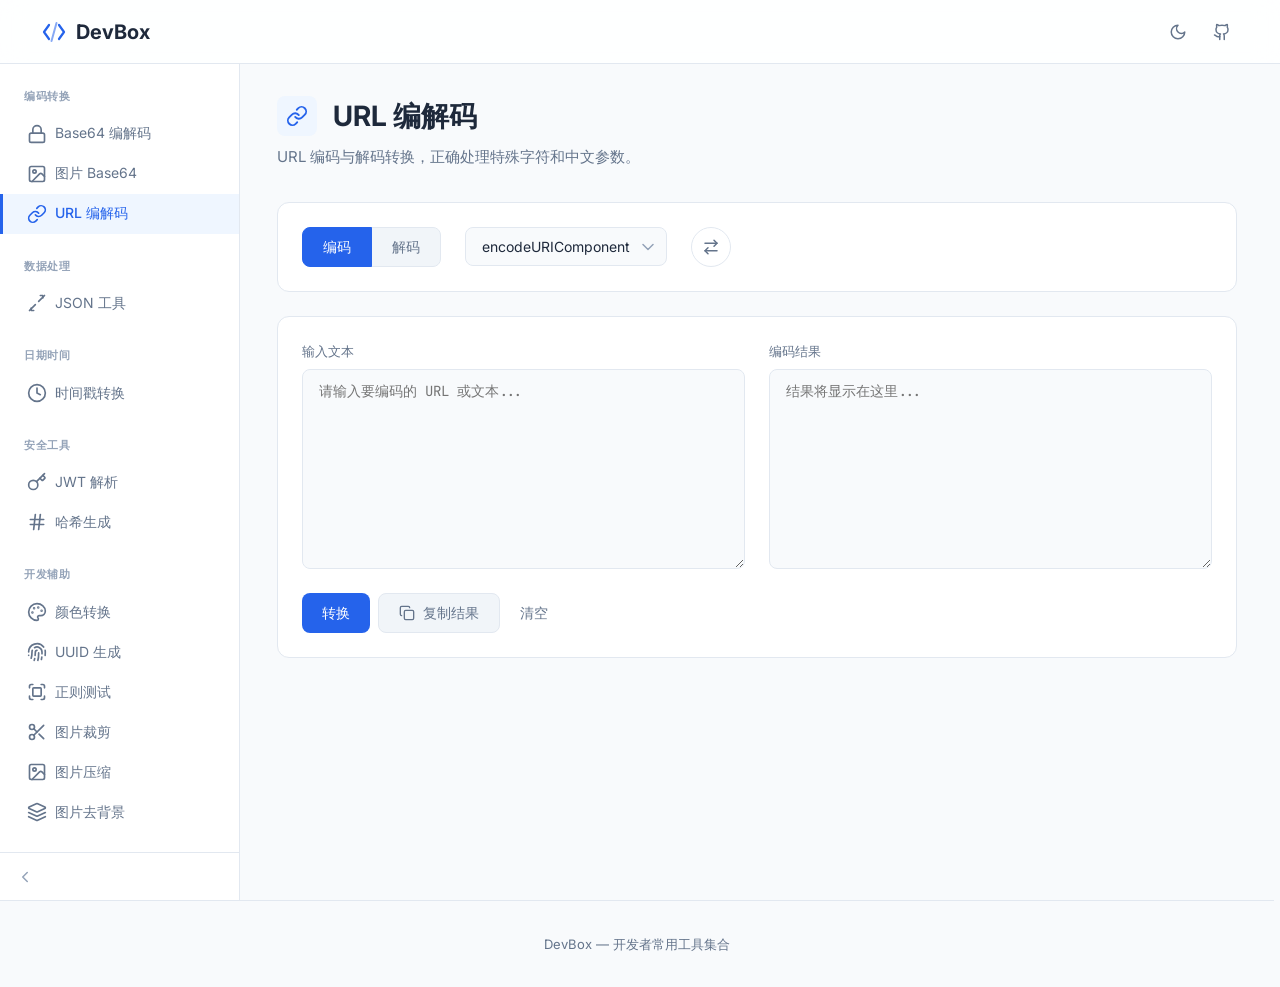
<file: tools/url.html>
<!DOCTYPE html>
<html lang="zh-CN">
<head>
  <meta charset="UTF-8">
  <meta name="viewport" content="width=device-width, initial-scale=1.0">
  <link rel="preconnect" href="https://fonts.googleapis.com">
  <link rel="preconnect" href="https://fonts.gstatic.com" crossorigin>
  <link href="https://fonts.googleapis.com/css2?family=Inter:wght@400;500;600;700&family=JetBrains+Mono:wght@400;500&display=swap" rel="stylesheet">
  <link rel="stylesheet" href="../css/style.css">
  <link rel="icon" href="../favicon.svg" type="image/svg+xml">
</head>
<body>
  <a href="#main-content" class="skip-link">跳转到主要内容</a>
  <div class="tool-page">
    <main class="tool-content animate-in" id="main-content" role="main">
      <div class="tool-header">
        <h1><span class="tool-icon icon-encode svg-icon" aria-hidden="true" data-icon="link"></span> URL 编解码</h1>
        <p>URL 编码与解码转换，正确处理特殊字符和中文参数。</p>
      </div>

      <div class="tool-panel mb-lg">
        <div class="panel-body flex-row">
          <div class="btn-group" role="group" aria-label="编码模式">
            <button class="btn btn-secondary active" id="modeEnc" aria-pressed="true">编码</button>
            <button class="btn btn-secondary" id="modeDec" aria-pressed="false">解码</button>
          </div>
          <select class="select-field" id="encodeType" style="min-width:180px;" aria-label="编码类型">
            <option value="component">encodeURIComponent</option>
            <option value="uri">encodeURI</option>
          </select>
          <button class="swap-btn" id="swapBtn" title="交换" aria-label="交换输入输出">
            <span class="svg-icon" data-icon="swap"></span>
          </button>
        </div>
      </div>

      <div class="tool-panel">
        <div class="tool-io" style="padding: var(--space-lg);">
          <div class="io-box">
            <label class="io-label" for="inputText" id="inputLabel">输入文本</label>
            <textarea class="textarea-field" id="inputText" placeholder="请输入要编码的 URL 或文本..."></textarea>
          </div>
          <div class="io-box">
            <label class="io-label" for="outputText" id="outputLabel">编码结果</label>
            <textarea class="textarea-field" id="outputText" placeholder="结果将显示在这里..." readonly></textarea>
          </div>
        </div>
        <div class="panel-actions-row" style="padding:0 var(--space-lg) var(--space-lg);">
          <button class="btn btn-primary" onclick="convert()">转换</button>
          <button class="btn btn-secondary" onclick="copyOutputText('outputText')">
            <span class="svg-icon" data-icon="copy"></span> 复制结果
          </button>
          <button class="btn btn-ghost" onclick="clearTextareas('inputText', 'outputText')">清空</button>
        </div>
      </div>
    </main>
  </div>

  <script src="../js/icons.js"></script>
  <script src="../js/common.js"></script>
  <script>
    initToolPage('url');

    let mode = 'encode';

    const setMode = setupModeToggle('modeEnc', 'modeDec', ['encode', 'decode'], (m) => {
      mode = m;
      document.getElementById('inputLabel').textContent = m === 'encode' ? '输入文本' : '输入编码';
      document.getElementById('outputLabel').textContent = m === 'encode' ? '编码结果' : '解码结果';
      document.getElementById('encodeType').style.display = m === 'encode' ? '' : 'none';
      convert();
    });

    document.getElementById('swapBtn').addEventListener('click', () => {
      swapTextareas('inputText', 'outputText', () => setMode(mode === 'encode' ? 'decode' : 'encode'));
    });

    function convert() {
      const input = document.getElementById('inputText').value;
      const output = document.getElementById('outputText');
      if (!input) { output.value = ''; return; }
      try {
        if (mode === 'encode') {
          const type = document.getElementById('encodeType').value;
          output.value = type === 'component' ? encodeURIComponent(input) : encodeURI(input);
        } else {
          output.value = decodeURIComponent(input);
        }
      } catch (e) {
        output.value = '';
        showToast('转换失败', 'error');
      }
    }

    document.getElementById('inputText').addEventListener('input', debounce(convert, 200));
  </script>
</body>
</html>
</file>
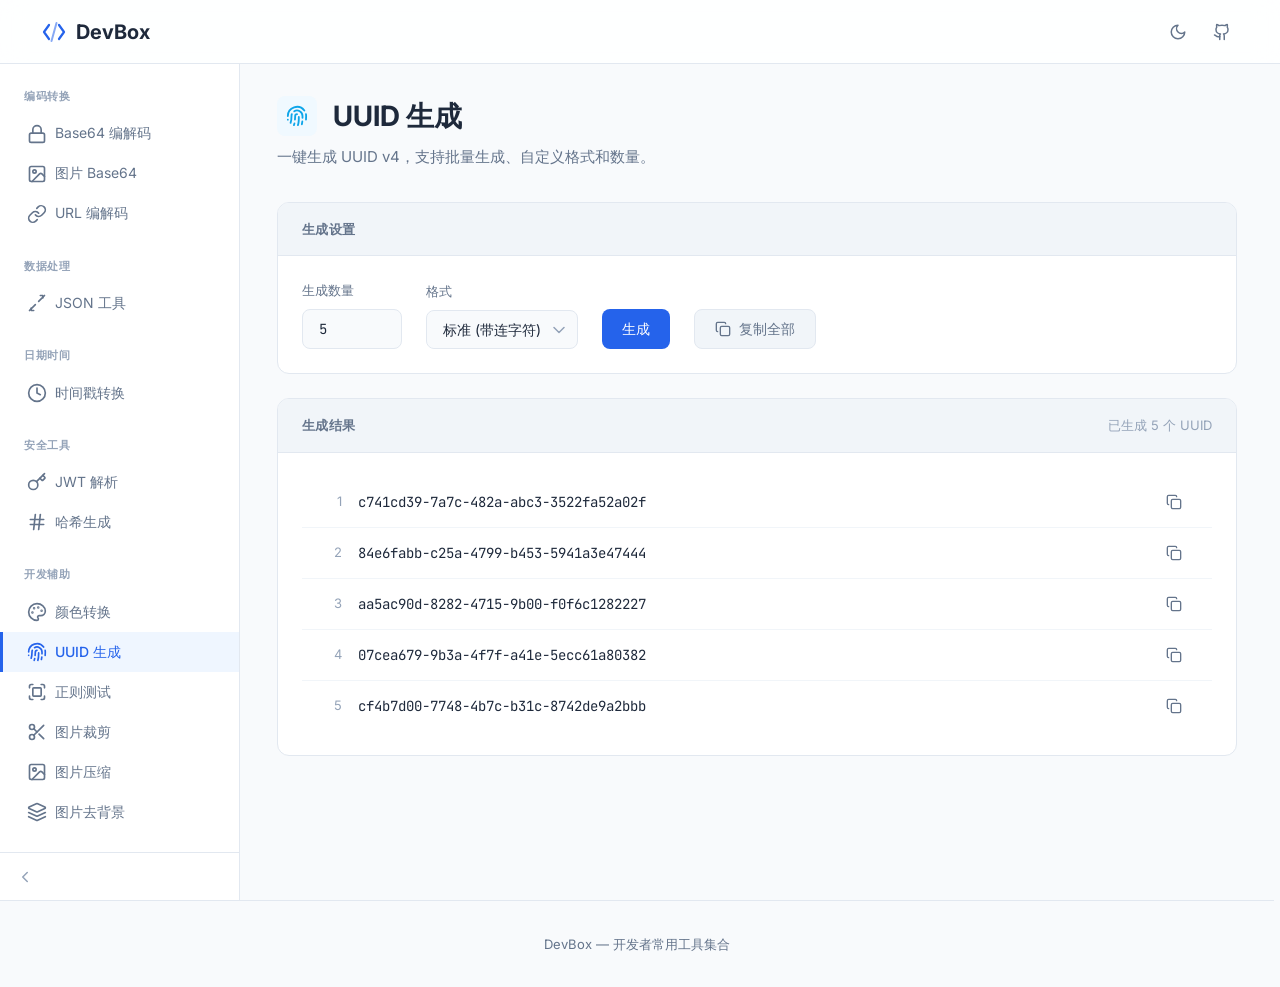
<file: tools/uuid.html>
<!DOCTYPE html>
<html lang="zh-CN">
<head>
  <meta charset="UTF-8">
  <meta name="viewport" content="width=device-width, initial-scale=1.0">
  <link rel="preconnect" href="https://fonts.googleapis.com">
  <link rel="preconnect" href="https://fonts.gstatic.com" crossorigin>
  <link href="https://fonts.googleapis.com/css2?family=Inter:wght@400;500;600;700&family=JetBrains+Mono:wght@400;500&display=swap" rel="stylesheet">
  <link rel="stylesheet" href="../css/style.css">
  <link rel="icon" href="../favicon.svg" type="image/svg+xml">
</head>
<body>
  <a href="#main-content" class="skip-link">跳转到主要内容</a>
  <div class="tool-page">
    <main class="tool-content animate-in" id="main-content" role="main">
      <div class="tool-header">
        <h1><span class="tool-icon icon-dev svg-icon" aria-hidden="true" data-icon="fingerprint"></span> UUID 生成</h1>
        <p>一键生成 UUID v4，支持批量生成、自定义格式和数量。</p>
      </div>

      <div class="tool-panel mb-lg">
        <div class="panel-header">
          <span class="panel-title">生成设置</span>
        </div>
        <div class="panel-body">
          <div class="flex-row-end">
            <div>
              <label class="io-label" for="uuidCount">生成数量</label>
              <input type="number" class="input-field mono" id="uuidCount" value="5" min="1" max="100" style="width:100px;">
            </div>
            <div>
              <label class="io-label" for="uuidFormat">格式</label>
              <select class="select-field" id="uuidFormat">
                <option value="default">标准 (带连字符)</option>
                <option value="nohyphen">无连字符</option>
                <option value="upper">大写</option>
                <option value="braces">花括号包裹</option>
              </select>
            </div>
            <button class="btn btn-primary" onclick="generate()">生成</button>
            <button class="btn btn-secondary" onclick="copyAll()">
              <span class="svg-icon" data-icon="copy"></span> 复制全部
            </button>
          </div>
        </div>
      </div>

      <div class="tool-panel">
        <div class="panel-header">
          <span class="panel-title">生成结果</span>
          <span id="uuidInfo" class="text-muted">-</span>
        </div>
        <div class="panel-body">
          <div id="uuidResults"></div>
        </div>
      </div>
    </main>
  </div>

  <script src="../js/icons.js"></script>
  <script src="../js/common.js"></script>
  <script>
    initToolPage('uuid');

    let lastUUIDs = [];

    function generateUUID() {
      return 'xxxxxxxx-xxxx-4xxx-yxxx-xxxxxxxxxxxx'.replace(/[xy]/g, c => {
        const r = Math.random() * 16 | 0;
        return (c === 'x' ? r : (r & 0x3 | 0x8)).toString(16);
      });
    }

    function formatUUID(uuid, format) {
      switch (format) {
        case 'nohyphen': return uuid.replace(/-/g, '');
        case 'upper': return uuid.toUpperCase();
        case 'braces': return '{' + uuid + '}';
        default: return uuid;
      }
    }

    function generate() {
      const count = Math.min(100, Math.max(1, +document.getElementById('uuidCount').value || 5));
      const format = document.getElementById('uuidFormat').value;
      const results = [];
      for (let i = 0; i < count; i++) results.push(formatUUID(generateUUID(), format));
      lastUUIDs = results;

      const container = document.getElementById('uuidResults');
      container.innerHTML = results.map((uuid, i) => `
        <div style="display:flex;align-items:center;gap:var(--space-md);padding:8px var(--space-md);border-bottom:1px solid var(--color-border-light);${i === results.length - 1 ? 'border-bottom:none;' : ''}">
          <span class="text-muted" style="width:24px;text-align:right;">${i + 1}</span>
          <code style="flex:1;font-family:var(--font-mono);font-size:0.875rem;color:var(--color-text);">${escapeHtml(uuid)}</code>
          <button class="btn btn-ghost btn-sm" data-copy-uuid="${i}">
            <span class="svg-icon">${getIcon('copy')}</span>
          </button>
        </div>
      `).join('');

      document.getElementById('uuidInfo').textContent = `已生成 ${count} 个 UUID`;
    }

    // Event delegation for copy buttons
    document.getElementById('uuidResults').addEventListener('click', (e) => {
      const btn = e.target.closest('[data-copy-uuid]');
      if (btn && lastUUIDs[+btn.dataset.copyUuid]) {
        copyText(lastUUIDs[+btn.dataset.copyUuid]);
      }
    });

    function copyAll() {
      if (!lastUUIDs.length) { showToast('请先生成 UUID', 'info'); return; }
      copyText(lastUUIDs.join('\n'));
    }

    generate();
  </script>
</body>
</html>
</file>
<file: css/style.css>
/* ============================================================
   DevBox - Design System
   ============================================================ */

/* --- CSS Variables --- */
:root {
  /* Colors */
  --color-text: #1e293b;
  --color-text-secondary: #64748b;
  --color-text-muted: #94a3b8;
  --color-bg: #f8fafc;
  --color-bg-card: #ffffff;
  --color-bg-elevated: #f1f5f9;
  --color-border: #e2e8f0;
  --color-border-light: #f1f5f9;

  --color-primary: #2563EB;
  --color-primary-light: #3B82F6;
  --color-primary-bg: #EFF6FF;
  --color-primary-hover: #1D4ED8;

  --color-success: #10b981;
  --color-success-bg: #ecfdf5;
  --color-warning: #f59e0b;
  --color-warning-bg: #fffbeb;
  --color-error: #ef4444;
  --color-error-bg: #fef2f2;

  /* Typography */
  --font-sans: 'Inter', -apple-system, BlinkMacSystemFont, 'Segoe UI', Roboto, sans-serif;
  --font-mono: 'JetBrains Mono', 'Fira Code', 'Cascadia Code', Consolas, monospace;

  /* Spacing */
  --space-xs: 4px;
  --space-sm: 8px;
  --space-md: 16px;
  --space-lg: 24px;
  --space-xl: 32px;
  --space-2xl: 48px;
  --space-3xl: 64px;

  /* Radius */
  --radius-sm: 6px;
  --radius-md: 8px;
  --radius-lg: 12px;
  --radius-xl: 16px;
  --radius-full: 9999px;

  /* Shadows */
  --shadow-sm: 0 1px 2px rgba(0,0,0,0.04);
  --shadow-md: 0 4px 12px rgba(0,0,0,0.06);
  --shadow-lg: 0 8px 24px rgba(0,0,0,0.08);
  --shadow-xl: 0 16px 48px rgba(0,0,0,0.1);

  /* Transitions */
  --transition-fast: 0.15s ease;
  --transition-normal: 0.25s ease;
  --transition-slow: 0.4s ease;

  /* Layout */
  --nav-height: 64px;
  --sidebar-width: 240px;
  --content-max-width: 1200px;
}

/* --- Dark Mode --- */
[data-theme="dark"] {
  --color-text: #e2e8f0;
  --color-text-secondary: #94a3b8;
  --color-text-muted: #64748b;
  --color-bg: #0f172a;
  --color-bg-card: #1e293b;
  --color-bg-elevated: #334155;
  --color-border: #334155;
  --color-border-light: #1e293b;
  --color-primary-bg: #1e3a5f;
  --color-success-bg: #14532d;
  --color-warning-bg: #451a03;
  --color-error-bg: #450a0a;
  --shadow-sm: 0 1px 2px rgba(0,0,0,0.2);
  --shadow-md: 0 4px 12px rgba(0,0,0,0.3);
  --shadow-lg: 0 8px 24px rgba(0,0,0,0.35);
  --shadow-xl: 0 16px 48px rgba(0,0,0,0.4);
}

[data-theme="dark"] .navbar {
  background: rgba(15, 23, 42, 0.85);
  border-bottom-color: var(--color-border);
}

[data-theme="dark"] .sidebar {
  background: var(--color-bg-card);
  border-right-color: var(--color-border);
}

[data-theme="dark"] .icon-encode { background: #1e3a5f; }
[data-theme="dark"] .icon-data { background: #14532d; }
[data-theme="dark"] .icon-time { background: #451a03; }
[data-theme="dark"] .icon-security { background: #450a0a; }
[data-theme="dark"] .icon-dev { background: #0c4a6e; }
[data-theme="dark"] .icon-text { background: #3b0764; }
[data-theme="dark"] .icon-color { background: #4c0519; }
[data-theme="dark"] .icon-hash { background: #14532d; }

[data-theme="dark"] .match-highlight { background: #854d0e; color: #fef9c3; }
[data-theme="dark"] .match-highlight:nth-child(even) { background: #166534; color: #bbf7d0; }

[data-theme="dark"] .hero {
  background: linear-gradient(135deg, #0f172a 0%, #1e293b 50%, #0f172a 100%);
}

[data-theme="dark"] .footer {
  border-top-color: var(--color-border);
}

/* --- Reset --- */
*,
*::before,
*::after {
  margin: 0;
  padding: 0;
  box-sizing: border-box;
}

html {
  font-size: 16px;
  -webkit-font-smoothing: antialiased;
  -moz-osx-font-smoothing: grayscale;
  scroll-behavior: smooth;
}

html {
  scrollbar-gutter: stable;
}

body {
  font-family: var(--font-sans);
  color: var(--color-text);
  background: var(--color-bg);
  line-height: 1.6;
  min-height: 100vh;
  display: flex;
  flex-direction: column;
}

a {
  color: var(--color-primary);
  text-decoration: none;
  transition: color var(--transition-fast);
}
a:hover {
  color: var(--color-primary-hover);
}

img {
  max-width: 100%;
  display: block;
}

img[hidden] {
  display: none;
}

button {
  font-family: inherit;
  cursor: pointer;
  border: none;
  background: none;
}

input, textarea, select {
  font-family: inherit;
  font-size: inherit;
}

/* --- Typography --- */
h1, h2, h3, h4, h5, h6 {
  font-weight: 600;
  line-height: 1.3;
  color: var(--color-text);
}

h1 { font-size: 2rem; }
h2 { font-size: 1.5rem; }
h3 { font-size: 1.25rem; }
h4 { font-size: 1.125rem; }

p {
  color: var(--color-text-secondary);
  line-height: 1.7;
}

code, .mono {
  font-family: var(--font-mono);
  font-size: 0.875em;
}

/* --- Navbar --- */
.navbar {
  position: fixed;
  top: 0;
  left: 0;
  right: 0;
  height: var(--nav-height);
  background: rgba(255,255,255,0.85);
  backdrop-filter: blur(12px);
  -webkit-backdrop-filter: blur(12px);
  border-bottom: 1px solid var(--color-border);
  z-index: 1000;
  display: flex;
  align-items: center;
  padding: 0 var(--space-xl);
}

.navbar-inner {
  display: flex;
  align-items: center;
  width: 100%;
  max-width: var(--content-max-width);
  margin: 0 auto;
  gap: var(--space-lg);
}

.navbar-logo {
  display: flex;
  align-items: center;
  gap: var(--space-sm);
  font-weight: 700;
  font-size: 1.25rem;
  color: var(--color-text);
  white-space: nowrap;
  text-decoration: none;
}

.navbar-logo .logo-icon {
  width: 28px;
  height: 28px;
  display: flex;
  align-items: center;
  justify-content: center;
  flex-shrink: 0;
}

.navbar-logo .logo-icon svg {
  display: block;
}

.navbar-actions {
  display: flex;
  align-items: center;
  gap: var(--space-sm);
  margin-left: auto;
}

.navbar-actions a,
.navbar-actions button {
  width: 36px;
  height: 36px;
  display: flex;
  align-items: center;
  justify-content: center;
  border-radius: var(--radius-md);
  color: var(--color-text-secondary);
  transition: all var(--transition-fast);
  font-size: 18px;
}

.navbar-actions a:hover,
.navbar-actions button:hover {
  background: var(--color-bg-elevated);
  color: var(--color-text);
}

/* --- Container --- */
.container {
  width: 100%;
  max-width: var(--content-max-width);
  margin: 0 auto;
  padding: 0 var(--space-xl);
}

/* --- Hero Section --- */
.hero {
  padding: calc(var(--nav-height) + var(--space-3xl)) 0 var(--space-2xl);
  text-align: center;
}

.hero-badge {
  display: inline-flex;
  align-items: center;
  gap: var(--space-sm);
  padding: 6px 16px;
  background: var(--color-primary-bg);
  color: var(--color-primary);
  border-radius: var(--radius-full);
  font-size: 0.8125rem;
  font-weight: 500;
  margin-bottom: var(--space-lg);
}

.hero h1 {
  font-size: 2.75rem;
  font-weight: 700;
  letter-spacing: -0.02em;
  margin-bottom: var(--space-md);
  background: linear-gradient(135deg, var(--color-text) 0%, var(--color-primary) 100%);
  -webkit-background-clip: text;
  -webkit-text-fill-color: transparent;
  background-clip: text;
}

.hero p {
  font-size: 1.125rem;
  color: var(--color-text-secondary);
  max-width: 560px;
  margin: 0 auto var(--space-xl);
}

/* --- Search Bar --- */
.search-bar {
  position: relative;
  max-width: 480px;
  margin: calc(var(--nav-height) + var(--space-2xl)) auto var(--space-lg);
}

.search-bar-icon {
  position: absolute;
  left: 16px;
  top: 50%;
  transform: translateY(-50%);
  color: var(--color-text-tertiary);
  pointer-events: none;
}

.search-bar-input {
  width: 100%;
  padding: 12px 16px 12px 44px;
  border: 1px solid var(--color-border);
  border-radius: var(--radius-lg);
  background: var(--color-bg-card);
  color: var(--color-text);
  font-size: 0.9375rem;
  font-family: inherit;
  outline: none;
  transition: border-color 0.2s, box-shadow 0.2s;
}

.search-bar-input::placeholder {
  color: var(--color-text-tertiary);
}

.search-bar-input:focus {
  outline: none;
  border-color: var(--color-primary);
  box-shadow: 0 0 0 3px rgba(37, 99, 235, 0.15);
}

/* --- Category Tags --- */
.categories {
  display: flex;
  align-items: center;
  justify-content: center;
  gap: var(--space-sm);
  padding: 0 var(--space-xl);
  margin-bottom: var(--space-xl);
  flex-wrap: wrap;
}

.category-tag {
  padding: 8px 20px;
  border-radius: var(--radius-full);
  font-size: 0.875rem;
  font-weight: 500;
  color: var(--color-text-secondary);
  background: var(--color-bg-card);
  border: 1px solid var(--color-border);
  transition: all var(--transition-fast);
  cursor: pointer;
}

.category-tag:hover {
  border-color: var(--color-primary-light);
  color: var(--color-primary);
  background: var(--color-primary-bg);
}

.category-tag.active {
  background: var(--color-primary);
  color: #fff;
  border-color: var(--color-primary);
}

/* --- Tool Cards Grid --- */
.tools-grid {
  display: grid;
  grid-template-columns: repeat(auto-fill, minmax(260px, 1fr));
  gap: var(--space-lg);
  padding-bottom: var(--space-3xl);
}

.tool-card {
  background: var(--color-bg-card);
  border: 1px solid var(--color-border);
  border-radius: var(--radius-xl);
  padding: var(--space-lg);
  transition: all var(--transition-normal);
  cursor: pointer;
  display: flex;
  flex-direction: column;
  gap: 0;
  text-decoration: none;
  color: inherit;
  position: relative;
  overflow: hidden;
  box-shadow: var(--shadow-sm);
}

.tool-card::before {
  content: '';
  position: absolute;
  top: 0;
  left: 0;
  right: 0;
  height: 3px;
  background: linear-gradient(90deg, var(--color-primary), #6366f1);
  opacity: 0;
  transition: opacity var(--transition-normal);
  z-index: 1;
}

.tool-card:hover {
  transform: translateY(-3px);
  box-shadow: var(--shadow-lg);
  border-color: transparent;
}

.tool-card:hover::before {
  opacity: 1;
  height: 3px;
}

.tool-card-header {
  display: flex;
  align-items: center;
  justify-content: space-between;
  margin-bottom: var(--space-sm);
}

.tool-card-icon {
  width: 36px;
  height: 36px;
  border-radius: var(--radius-md);
  display: flex;
  align-items: center;
  justify-content: center;
  font-size: 17px;
  flex-shrink: 0;
  transition: transform var(--transition-normal);
}

.tool-card:hover .tool-card-icon {
  transform: scale(1.06);
}

.tool-card-tag {
  padding: 3px 8px;
  border-radius: var(--radius-full);
  font-size: 0.65rem;
  font-weight: 500;
  background: var(--color-bg-elevated);
  color: var(--color-text-muted);
  letter-spacing: 0.02em;
}

.tool-card-body {
  flex: 1;
}

.tool-card-title {
  font-size: 0.9375rem;
  font-weight: 600;
  margin-bottom: 6px;
  color: var(--color-text);
  line-height: 1.4;
}

.tool-card-desc {
  font-size: 0.8125rem;
  color: var(--color-text-secondary);
  line-height: 1.6;
}


/* Card icon colors */
.icon-encode { background: #eff6ff; color: #2563eb; }
.icon-data { background: #ecfdf5; color: #10b981; }
.icon-time { background: #fffbeb; color: #f59e0b; }
.icon-security { background: #fef2f2; color: #ef4444; }
.icon-dev { background: #f0f9ff; color: #0ea5e9; }
.icon-text { background: #faf5ff; color: #a855f7; }
.icon-color { background: #fff1f2; color: #f43f5e; }
.icon-hash { background: #f0fdf4; color: #22c55e; }

/* --- Footer --- */
.footer {
  border-top: 1px solid var(--color-border);
  padding: var(--space-xl) 0;
  text-align: center;
  color: var(--color-text-muted);
  font-size: 0.8125rem;
  margin-top: auto;
}

.footer a {
  color: var(--color-text-secondary);
}

.footer-links {
  display: flex;
  align-items: center;
  justify-content: center;
  gap: var(--space-lg);
  margin-bottom: var(--space-md);
}

/* ============================================================
   Tool Page Layout
   ============================================================ */

.tool-page {
  display: flex;
  min-height: 100vh;
  padding-top: var(--nav-height);
}

/* --- Sidebar (collapsible) --- */
.sidebar {
  width: var(--sidebar-width);
  position: fixed;
  top: var(--nav-height);
  left: 0;
  bottom: 0;
  background: var(--color-bg-card);
  border-right: 1px solid var(--color-border);
  overflow: hidden;
  z-index: 100;
  transition: width var(--transition-normal);
}

.sidebar.collapsed {
  width: 48px;
}

.sidebar.collapsed .sidebar-inner {
  display: none;
}

.sidebar-inner {
  height: 100%;
  padding: var(--space-lg) 0 64px;
  overflow-y: auto;
  overflow-x: hidden;
  scrollbar-width: thin;
  scrollbar-color: transparent transparent;
  transition: scrollbar-color var(--transition-fast);
}

.sidebar-inner:hover {
  scrollbar-color: var(--color-border) transparent;
}

.sidebar-inner::-webkit-scrollbar {
  width: 4px;
}

.sidebar-inner::-webkit-scrollbar-thumb {
  background: transparent;
  border-radius: 2px;
  transition: background var(--transition-fast);
}

.sidebar-inner:hover::-webkit-scrollbar-thumb {
  background: var(--color-border);
}

/* Collapse button: sits outside sidebar overflow via fixed positioning */
.sidebar-collapse-btn {
  position: fixed;
  bottom: 0;
  left: 0;
  width: var(--sidebar-width);
  height: 48px;
  display: flex;
  align-items: center;
  justify-content: flex-start;
  padding-left: var(--space-md);
  background: var(--color-bg-card);
  border-top: 1px solid var(--color-border);
  border-right: 1px solid var(--color-border);
  color: var(--color-text-muted);
  cursor: pointer;
  transition: all var(--transition-normal);
  z-index: 101;
}

.sidebar-collapse-btn:hover {
  color: var(--color-text);
  background: var(--color-bg-elevated);
}

.sidebar-collapse-btn svg {
  transition: transform var(--transition-normal);
  flex-shrink: 0;
}

.sidebar.collapsed .sidebar-collapse-btn {
  width: 48px;
  justify-content: center;
  padding-left: 0;
  border-right: 1px solid var(--color-border);
}

.sidebar.collapsed .sidebar-collapse-btn svg {
  transform: rotate(180deg);
}

/* Mobile: collapsed by default */
@media (max-width: 768px) {
  .sidebar {
    width: 48px;
    border-right: 1px solid var(--color-border);
  }

  .sidebar .sidebar-inner {
    display: none;
  }

  .sidebar:not(.collapsed) {
    width: var(--sidebar-width);
    box-shadow: var(--shadow-xl);
    border-right: none;
    border-radius: 0 var(--radius-lg) var(--radius-lg) 0;
  }

  .sidebar:not(.collapsed) .sidebar-inner {
    display: block;
  }

  .sidebar-collapse-btn {
    width: 48px;
    justify-content: center;
    padding-left: 0;
  }

  .sidebar:not(.collapsed) .sidebar-collapse-btn {
    width: var(--sidebar-width);
    justify-content: flex-start;
    padding-left: var(--space-md);
    border-right: none;
  }
}

.sidebar-section {
  margin-bottom: var(--space-lg);
}

.sidebar-label {
  padding: 0 var(--space-lg);
  font-size: 0.6875rem;
  font-weight: 600;
  text-transform: uppercase;
  letter-spacing: 0.05em;
  color: var(--color-text-muted);
  margin-bottom: var(--space-sm);
}

.sidebar-link {
  display: flex;
  align-items: center;
  gap: var(--space-sm);
  padding: 8px var(--space-lg);
  font-size: 0.875rem;
  color: var(--color-text-secondary);
  transition: all var(--transition-fast);
  text-decoration: none;
  border-left: 3px solid transparent;
}

.sidebar-link:hover {
  background: var(--color-bg-elevated);
  color: var(--color-text);
}

.sidebar-link.active {
  background: var(--color-primary-bg);
  color: var(--color-primary);
  border-left-color: var(--color-primary);
  font-weight: 500;
}

.sidebar-link .link-icon {
  font-size: 16px;
  width: 20px;
  text-align: center;
  flex-shrink: 0;
}

/* --- Tool Content --- */
.tool-content {
  flex: 1;
  margin-left: var(--sidebar-width);
  padding: var(--space-xl) var(--space-xl) var(--space-3xl);
  display: flex;
  flex-direction: column;
  align-items: center;
  transition: margin-left var(--transition-normal);
}

.tool-content > * {
  width: 100%;
  max-width: 960px;
}

.sidebar.collapsed ~ .tool-page .tool-content,
body.sidebar-collapsed .tool-content {
  margin-left: 48px;
}

@media (max-width: 768px) {
  .tool-content {
    margin-left: 48px;
  }

  .sidebar:not(.collapsed) ~ .tool-page .tool-content {
    margin-left: var(--sidebar-width);
  }
}

.tool-header {
  margin-bottom: var(--space-xl);
}

.tool-header h1 {
  font-size: 1.75rem;
  font-weight: 700;
  margin-bottom: var(--space-sm);
  display: flex;
  align-items: center;
  gap: var(--space-md);
}

.tool-header h1 .tool-icon {
  width: 40px;
  height: 40px;
  border-radius: var(--radius-md);
  display: flex;
  align-items: center;
  justify-content: center;
  font-size: 20px;
}

.tool-header p {
  font-size: 0.9375rem;
  color: var(--color-text-secondary);
}

/* --- Tool Panel --- */
.tool-panel {
  background: var(--color-bg-card);
  border: 1px solid var(--color-border);
  border-radius: var(--radius-lg);
  overflow: hidden;
}

.panel-header {
  display: flex;
  align-items: center;
  justify-content: space-between;
  padding: var(--space-md) var(--space-lg);
  border-bottom: 1px solid var(--color-border);
  background: var(--color-bg-elevated);
}

.panel-title {
  font-size: 0.8125rem;
  font-weight: 600;
  color: var(--color-text-secondary);
  text-transform: uppercase;
  letter-spacing: 0.03em;
}

.panel-actions {
  display: flex;
  align-items: center;
  gap: var(--space-sm);
}

.panel-body {
  padding: var(--space-lg);
}

/* --- Tool I/O Layout --- */
.tool-io {
  display: grid;
  grid-template-columns: 1fr 1fr;
  gap: var(--space-lg);
}

.tool-io.full-width {
  grid-template-columns: 1fr;
}

.io-box {
  display: flex;
  flex-direction: column;
}

.io-label {
  font-size: 0.8125rem;
  font-weight: 500;
  color: var(--color-text-secondary);
  margin-bottom: var(--space-sm);
  display: flex;
  align-items: center;
  gap: var(--space-xs);
}

.io-arrow {
  display: flex;
  align-items: center;
  justify-content: center;
  align-self: center;
  color: var(--color-text-muted);
  font-size: 20px;
}

/* --- Form Elements --- */
.input-field,
.textarea-field {
  width: 100%;
  padding: 10px var(--space-md);
  border: 1px solid var(--color-border);
  border-radius: var(--radius-md);
  background: var(--color-bg);
  color: var(--color-text);
  font-size: 0.875rem;
  outline: none;
  transition: all var(--transition-fast);
}

.input-field:focus,
.textarea-field:focus {
  border-color: var(--color-primary);
  box-shadow: 0 0 0 3px var(--color-primary-bg);
  background: var(--color-bg-card);
}

.textarea-field {
  min-height: 200px;
  resize: vertical;
  font-family: var(--font-mono);
  line-height: 1.6;
}

.select-field {
  padding: 10px var(--space-md);
  border: 1px solid var(--color-border);
  border-radius: var(--radius-md);
  background: var(--color-bg);
  color: var(--color-text);
  font-size: 0.875rem;
  outline: none;
  cursor: pointer;
  transition: all var(--transition-fast);
  appearance: none;
  background-image: url("data:image/svg+xml,%3Csvg width='12' height='8' viewBox='0 0 12 8' fill='none' xmlns='http://www.w3.org/2000/svg'%3E%3Cpath d='M1 1.5L6 6.5L11 1.5' stroke='%2394a3b8' stroke-width='1.5' stroke-linecap='round' stroke-linejoin='round'/%3E%3C/svg%3E");
  background-repeat: no-repeat;
  background-position: right 12px center;
  padding-right: 36px;
}

.select-field:focus {
  border-color: var(--color-primary);
  box-shadow: 0 0 0 3px var(--color-primary-bg);
}

/* --- Buttons --- */
.btn {
  display: inline-flex;
  align-items: center;
  justify-content: center;
  gap: var(--space-sm);
  padding: 10px 20px;
  border-radius: var(--radius-md);
  font-size: 0.875rem;
  font-weight: 500;
  transition: all var(--transition-fast);
  white-space: nowrap;
  line-height: 1;
}

.btn:active {
  transform: scale(0.97);
}

.btn-primary {
  background: var(--color-primary);
  color: #fff;
}
.btn-primary:hover {
  background: var(--color-primary-hover);
  color: #fff;
  box-shadow: 0 4px 12px rgba(37,99,235,0.3);
}

.btn-secondary {
  background: var(--color-bg-elevated);
  color: var(--color-text-secondary);
  border: 1px solid var(--color-border);
}
.btn-secondary:hover {
  background: var(--color-bg);
  color: var(--color-text);
  border-color: var(--color-text-muted);
}

.btn-ghost {
  color: var(--color-text-secondary);
  padding: 8px 12px;
}
.btn-ghost:hover {
  background: var(--color-bg-elevated);
  color: var(--color-text);
}

.btn-sm {
  padding: 6px 14px;
  font-size: 0.8125rem;
}

.btn-icon {
  width: 36px;
  height: 36px;
  padding: 0;
  border-radius: var(--radius-md);
}

.btn-group {
  display: flex;
  gap: 0;
}

.btn-group .btn {
  border-radius: 0;
}

.btn-group .btn:first-child {
  border-radius: var(--radius-md) 0 0 var(--radius-md);
}

.btn-group .btn:last-child {
  border-radius: 0 var(--radius-md) var(--radius-md) 0;
}

.btn-group .btn + .btn {
  margin-left: -1px;
}

.btn-group .btn.active {
  background: var(--color-primary);
  color: #fff;
  border-color: var(--color-primary);
  z-index: 1;
}

/* --- Swap Button --- */
.swap-btn {
  width: 40px;
  height: 40px;
  border-radius: 50%;
  background: var(--color-bg-card);
  border: 1px solid var(--color-border);
  display: flex;
  align-items: center;
  justify-content: center;
  cursor: pointer;
  transition: all var(--transition-fast);
  color: var(--color-text-secondary);
  font-size: 18px;
  flex-shrink: 0;
}

.swap-btn:hover {
  background: var(--color-primary-bg);
  border-color: var(--color-primary-light);
  color: var(--color-primary);
  transform: rotate(180deg);
}

/* --- Toast --- */
.toast-container {
  position: fixed;
  top: calc(var(--nav-height) + var(--space-md));
  right: var(--space-lg);
  z-index: 9999;
  display: flex;
  flex-direction: column;
  gap: var(--space-sm);
}

.toast {
  padding: 12px 20px;
  border-radius: var(--radius-md);
  font-size: 0.875rem;
  font-weight: 500;
  box-shadow: var(--shadow-lg);
  animation: toast-in 0.3s ease;
  display: flex;
  align-items: center;
  gap: var(--space-sm);
  max-width: 360px;
}

.toast-success {
  background: var(--color-success);
  color: #fff;
}

.toast-error {
  background: var(--color-error);
  color: #fff;
}

.toast-info {
  background: var(--color-primary);
  color: #fff;
}

@keyframes toast-in {
  from { opacity: 0; transform: translateX(40px); }
  to { opacity: 1; transform: translateX(0); }
}

.toast-out {
  animation: toast-out 0.3s ease forwards;
}

@keyframes toast-out {
  from { opacity: 1; transform: translateX(0); }
  to { opacity: 0; transform: translateX(40px); }
}

/* --- Result Box --- */
.result-box {
  background: var(--color-bg);
  border: 1px solid var(--color-border);
  border-radius: var(--radius-md);
  padding: var(--space-md);
  font-family: var(--font-mono);
  font-size: 0.8125rem;
  line-height: 1.6;
  word-break: break-all;
  white-space: pre-wrap;
  min-height: 200px;
  max-height: 400px;
  overflow-y: auto;
  color: var(--color-text);
}

.result-box.success {
  border-color: var(--color-success);
  background: var(--color-success-bg);
}

.result-box.error {
  border-color: var(--color-error);
  background: var(--color-error-bg);
  color: var(--color-error);
}

/* --- Info Cards --- */
.info-grid {
  display: grid;
  grid-template-columns: repeat(auto-fit, minmax(200px, 1fr));
  gap: var(--space-md);
  margin-top: var(--space-lg);
}

.info-card {
  background: var(--color-bg);
  border: 1px solid var(--color-border);
  border-radius: var(--radius-md);
  padding: var(--space-md);
}

.info-card-label {
  font-size: 0.75rem;
  font-weight: 500;
  color: var(--color-text-muted);
  text-transform: uppercase;
  letter-spacing: 0.04em;
  margin-bottom: 4px;
}

.info-card-value {
  font-size: 1.125rem;
  font-weight: 600;
  color: var(--color-text);
  font-family: var(--font-mono);
}

/* --- Color Preview --- */
.color-preview {
  width: 100%;
  height: 120px;
  border-radius: var(--radius-md);
  border: 1px solid var(--color-border);
  margin-bottom: var(--space-md);
  transition: background-color var(--transition-fast);
}

/* --- File Upload Zone --- */
.upload-zone {
  border: 2px dashed var(--color-border);
  border-radius: var(--radius-lg);
  padding: var(--space-2xl);
  text-align: center;
  cursor: pointer;
  transition: all var(--transition-fast);
  background: var(--color-bg);
}

.upload-zone:hover {
  border-color: var(--color-primary-light);
  background: var(--color-primary-bg);
}

.upload-zone.dragover {
  border-color: var(--color-primary);
  background: var(--color-primary-bg);
}

.upload-zone-icon {
  font-size: 40px;
  color: var(--color-text-muted);
  margin-bottom: var(--space-md);
}

.upload-zone-text {
  font-size: 0.9375rem;
  color: var(--color-text-secondary);
  margin-bottom: var(--space-xs);
}

.upload-zone-hint {
  font-size: 0.8125rem;
  color: var(--color-text-muted);
}

/* --- Image Droparea --- */
.image-droparea {
  border: 2px dashed var(--color-border);
  border-radius: var(--radius-lg);
  min-height: 200px;
  display: flex;
  align-items: center;
  justify-content: center;
  cursor: pointer;
  transition: all var(--transition-fast);
  background: var(--color-bg);
  overflow: hidden;
}

.image-droparea:hover {
  border-color: var(--color-primary-light);
  background: var(--color-primary-bg);
}

.image-droparea.dragover {
  border-color: var(--color-primary);
  background: var(--color-primary-bg);
}

.image-droparea-empty {
  text-align: center;
  padding: var(--space-2xl);
}

.image-droparea-icon {
  font-size: 36px;
  color: var(--color-text-muted);
  margin-bottom: var(--space-sm);
}

.image-droparea-text {
  font-size: 0.9375rem;
  color: var(--color-text-secondary);
  margin-bottom: var(--space-xs);
}

.image-droparea-hint {
  font-size: 0.8125rem;
  color: var(--color-text-muted);
}

.image-droparea-preview {
  max-width: 100%;
  max-height: 320px;
  object-fit: contain;
  display: block;
  margin: var(--space-md) auto;
}

/* --- Image Preview --- */
.image-preview {
  max-width: 100%;
  max-height: 300px;
  border-radius: var(--radius-md);
  border: 1px solid var(--color-border);
  margin-top: var(--space-md);
  object-fit: contain;
}

/* --- Empty State --- */
.empty-state {
  text-align: center;
  padding: var(--space-3xl) var(--space-xl);
  color: var(--color-text-muted);
}

.empty-state-icon {
  font-size: 48px;
  margin-bottom: var(--space-md);
}

.empty-state-text {
  font-size: 0.9375rem;
}

/* --- Table --- */
.data-table {
  width: 100%;
  border-collapse: collapse;
}

.data-table th,
.data-table td {
  padding: 10px var(--space-md);
  text-align: left;
  border-bottom: 1px solid var(--color-border);
  font-size: 0.875rem;
}

.data-table th {
  font-weight: 600;
  color: var(--color-text-secondary);
  background: var(--color-bg-elevated);
  font-size: 0.8125rem;
}

.data-table td {
  font-family: var(--font-mono);
  font-size: 0.8125rem;
}

.data-table tr:last-child td {
  border-bottom: none;
}

/* --- Tabs --- */
.tabs {
  display: flex;
  border-bottom: 1px solid var(--color-border);
  gap: 0;
  margin-bottom: var(--space-lg);
}

.tab {
  padding: 10px 20px;
  font-size: 0.875rem;
  font-weight: 500;
  color: var(--color-text-secondary);
  border-bottom: 2px solid transparent;
  transition: all var(--transition-fast);
  cursor: pointer;
  margin-bottom: -1px;
}

.tab:hover {
  color: var(--color-text);
}

.tab.active {
  color: var(--color-primary);
  border-bottom-color: var(--color-primary);
}

/* --- JWT Specific --- */
.jwt-section {
  margin-bottom: var(--space-lg);
}

.jwt-part-label {
  display: inline-block;
  padding: 3px 10px;
  border-radius: var(--radius-full);
  font-size: 0.75rem;
  font-weight: 600;
  margin-bottom: var(--space-sm);
}

.jwt-header { background: #dbeafe; color: #2563eb; }
.jwt-payload { background: #dcfce7; color: #16a34a; }
.jwt-signature { background: #fef3c7; color: #d97706; }

/* --- Responsive --- */

@media (max-width: 768px) {
  :root {
    --nav-height: 56px;
  }

  .navbar {
    padding: 0 var(--space-md);
  }

  .hero h1 {
    font-size: 1.75rem;
  }

  .hero p {
    font-size: 0.9375rem;
  }

  .search-bar {
    margin-top: calc(var(--nav-height) + var(--space-lg));
  }

  .categories {
    justify-content: flex-start;
    overflow-x: auto;
    flex-wrap: nowrap;
    padding-bottom: var(--space-sm);
    -webkit-overflow-scrolling: touch;
  }

  .category-tag {
    flex-shrink: 0;
  }

  .tools-grid {
    grid-template-columns: repeat(2, 1fr);
    gap: var(--space-md);
  }

  .tool-io {
    grid-template-columns: 1fr;
  }

  .io-arrow {
    transform: rotate(90deg);
  }

  .tool-content {
    padding: var(--space-md);
  }

  .container {
    padding: 0 var(--space-md);
  }

  .info-grid {
    grid-template-columns: 1fr 1fr;
  }

}

@media (max-width: 480px) {
  .tools-grid {
    grid-template-columns: 1fr;
  }

  .info-grid {
    grid-template-columns: 1fr;
  }

  .panel-header {
    flex-direction: column;
    gap: var(--space-sm);
    align-items: flex-start;
  }
}

/* --- Animations --- */
@keyframes fade-in {
  from { opacity: 0; transform: translateY(12px); }
  to { opacity: 1; transform: translateY(0); }
}

.animate-in {
  animation: fade-in 0.4s ease;
}

.tool-card {
  animation: fade-in 0.4s ease backwards;
  animation-delay: calc(var(--i, 0) * 0.05s);
}

/* --- No results --- */
.no-results {
  text-align: center;
  padding: var(--space-3xl) var(--space-xl);
  display: none;
}

.no-results.visible {
  display: block;
}

.no-results-icon {
  font-size: 48px;
  margin-bottom: var(--space-md);
}

.no-results-text {
  font-size: 1rem;
  color: var(--color-text-secondary);
}

/* --- Scrollbar --- */
::-webkit-scrollbar {
  width: 6px;
  height: 6px;
}

::-webkit-scrollbar-track {
  background: transparent;
}

::-webkit-scrollbar-thumb {
  background: var(--color-border);
  border-radius: 3px;
}

::-webkit-scrollbar-thumb:hover {
  background: var(--color-text-muted);
}

/* --- Selection --- */
::selection {
  background: var(--color-primary-bg);
  color: var(--color-primary);
}

/* ============================================================
   Accessibility & Interaction Enhancements
   ============================================================ */

/* --- Focus States --- */
:focus-visible {
  outline: 2px solid var(--color-primary);
  outline-offset: 2px;
}

.btn:focus-visible,
.category-tag:focus-visible,
.tool-card:focus-visible,
.sidebar-link:focus-visible,
.swap-btn:focus-visible,
.navbar-actions a:focus-visible {
  outline: 2px solid var(--color-primary);
  outline-offset: 2px;
  box-shadow: 0 0 0 4px var(--color-primary-bg);
}

.input-field:focus-visible,
.textarea-field:focus-visible,
.select-field:focus-visible {
  outline: none;
  border-color: var(--color-primary);
  box-shadow: 0 0 0 3px var(--color-primary-bg);
}

/* --- Cursor Pointer on Interactive Elements --- */
.tool-card,
.category-tag,
.btn,
.swap-btn,
.tab,
.sidebar-link,
.upload-zone,
.navbar-logo,
.navbar-actions a,
.navbar-actions button {
  cursor: pointer;
}

/* --- Touch Target Size (min 44x44) --- */
.btn {
  min-height: 40px;
}

.btn-sm {
  min-height: 34px;
}

.category-tag {
  min-height: 40px;
  display: inline-flex;
  align-items: center;
}

.sidebar-link {
  min-height: 40px;
}

/* --- Reduced Motion --- */
@media (prefers-reduced-motion: reduce) {
  *,
  *::before,
  *::after {
    animation-duration: 0.01ms !important;
    animation-iteration-count: 1 !important;
    transition-duration: 0.01ms !important;
    scroll-behavior: auto !important;
  }

  .tool-card {
    animation: none;
    opacity: 1;
  }

  .animate-in {
    animation: none;
  }

  .toast {
    animation: none;
  }

  .swap-btn:hover {
    transform: none;
  }
}

/* --- Skip Link (Accessibility) --- */
.skip-link {
  position: fixed;
  top: -100%;
  left: var(--space-md);
  z-index: 10000;
  padding: 12px 24px;
  background: var(--color-primary);
  color: #fff;
  border-radius: var(--radius-md);
  font-weight: 500;
  font-size: 0.875rem;
  transition: top var(--transition-fast);
}

.skip-link:focus {
  top: var(--space-md);
}

/* --- SVG Icon Inline Alignment --- */
.svg-icon {
  display: inline-flex;
  align-items: center;
  justify-content: center;
  flex-shrink: 0;
  vertical-align: middle;
}

.svg-icon svg {
  display: block;
}

/* --- Utility Classes --- */
.mb-lg { margin-bottom: var(--space-lg); }
.mt-md { margin-top: var(--space-md); }
.mt-sm { margin-top: var(--space-sm); }
.mt-xl { margin-top: var(--space-xl); }

.flex-row {
  display: flex;
  gap: var(--space-lg);
  align-items: center;
  flex-wrap: wrap;
}

.flex-row-end {
  display: flex;
  gap: var(--space-lg);
  align-items: flex-end;
  flex-wrap: wrap;
}

.flex-wrap {
  display: flex;
  flex-wrap: wrap;
  gap: var(--space-sm);
}

.gap-sm {
  display: flex;
  gap: var(--space-sm);
}

.panel-actions-row {
  display: flex;
  gap: var(--space-sm);
  flex-wrap: wrap;
}

.text-muted {
  font-size: 0.8125rem;
  color: var(--color-text-muted);
}

.text-sm {
  font-size: 0.875rem;
}

.w-full { width: 100%; }
.ml-auto { margin-left: auto; }

.min-h-sm { min-height: 120px; }
.min-h-md { min-height: 150px; }
.min-h-lg { min-height: 300px; }

.grid-auto {
  display: grid;
  grid-template-columns: repeat(auto-fit, minmax(240px, 1fr));
  gap: var(--space-lg);
}

.grid-auto-sm {
  display: grid;
  grid-template-columns: repeat(auto-fit, minmax(200px, 1fr));
  gap: var(--space-lg);
}

.grid-compact {
  display: grid;
  grid-template-columns: repeat(auto-fit, minmax(140px, 1fr));
}

/* --- Theme Toggle --- */
.theme-toggle {
  width: 36px;
  height: 36px;
  display: flex;
  align-items: center;
  justify-content: center;
  border-radius: var(--radius-md);
  color: var(--color-text-secondary);
  transition: all var(--transition-fast);
  cursor: pointer;
  background: none;
  border: none;
}

.theme-toggle:hover {
  background: var(--color-bg-elevated);
  color: var(--color-text);
}

/* --- High Contrast Mode --- */
@media (forced-colors: active) {
  .tool-card {
    border: 1px solid ButtonText;
  }

  .btn-primary {
    background: ButtonText;
    color: ButtonFace;
  }

  .category-tag.active {
    background: Highlight;
    color: HighlightText;
  }
}
</file>
